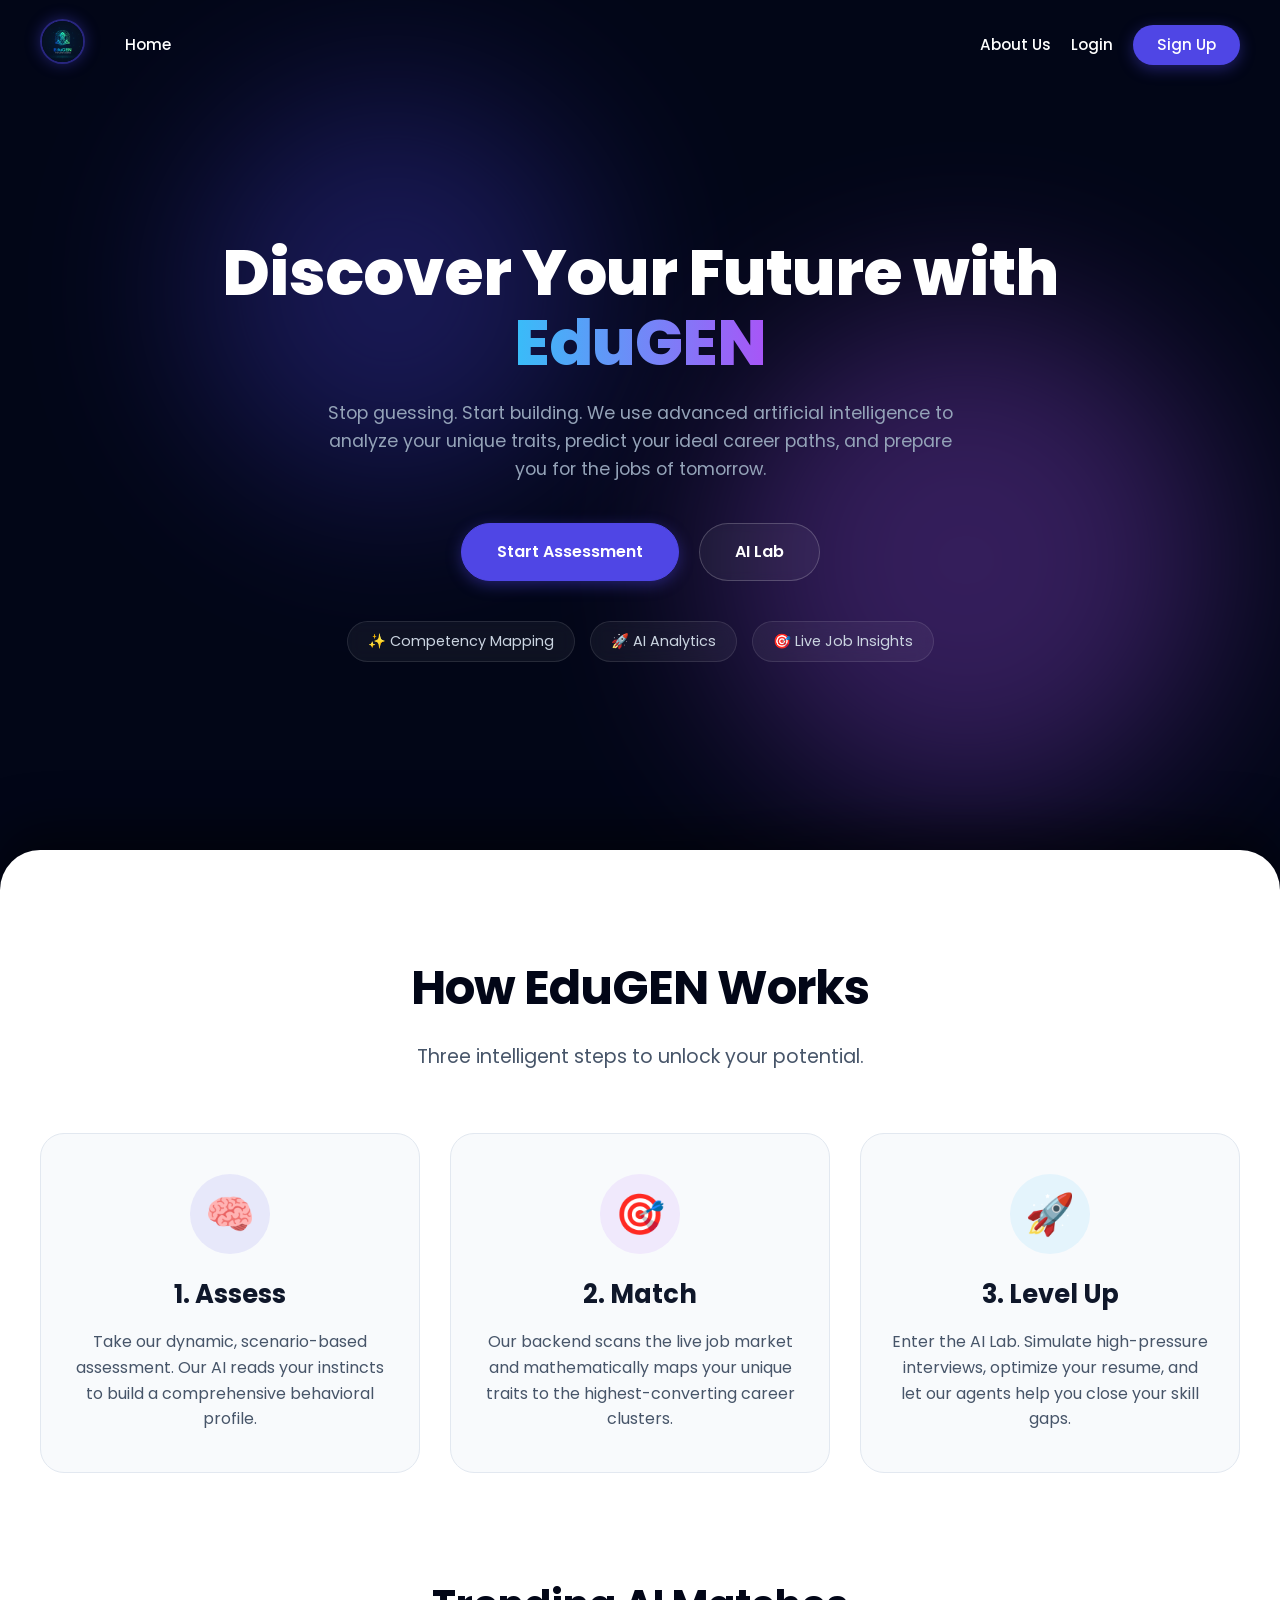
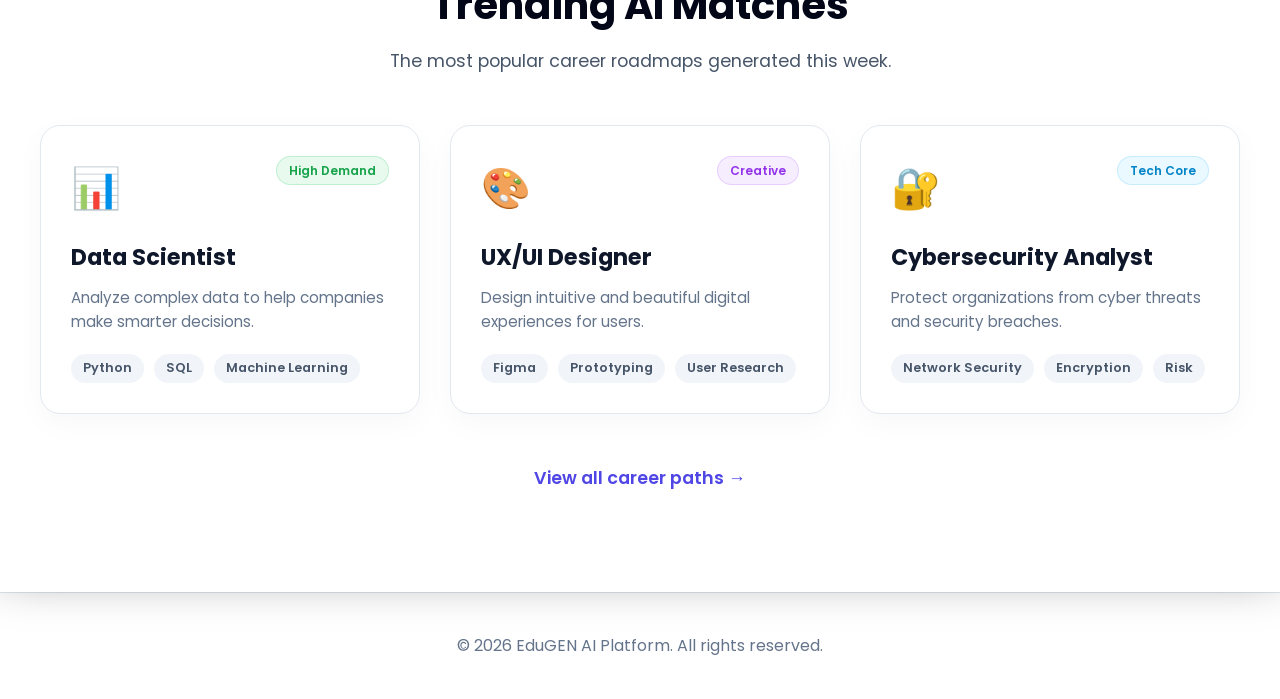
<file: frontend/index.html>
<!DOCTYPE html>
<html lang="en">

<head>
    <meta charset="UTF-8" />
    <meta name="viewport" content="width=device-width, initial-scale=1.0" />
    <title>EduGEN – AI-Powered Career Guidance</title>
    <link href="https://fonts.googleapis.com/css2?family=Poppins:wght@300;400;500;600;700;800&display=swap" rel="stylesheet" />
    <style>
        /* --- GLOBAL RESETS --- */
        * { box-sizing: border-box; margin: 0; padding: 0; }
        body { font-family: 'Poppins', sans-serif; background-color: #020617; overflow-x: hidden; color: #fff; line-height: 1.6; }

        /* --- THE EXPANDING CANVAS EFFECT --- */
        /* The dark background stays fixed behind everything */
        .fixed-bg { position: fixed; top: 0; left: 0; width: 100vw; height: 100vh; background-color: #020617; z-index: -2; }
        
        /* The glowing orbs in the dark background */
        .orb { position: absolute; border-radius: 50%; filter: blur(90px); opacity: 0.3; animation: floatOrb 12s infinite ease-in-out alternate; }
        .orb-1 { width: 400px; height: 400px; background: #4f46e5; top: 10%; left: 15%; }
        .orb-2 { width: 500px; height: 500px; background: #a855f7; bottom: 10%; right: 5%; animation-delay: -6s; }
        @keyframes floatOrb { 0% { transform: translate(0, 0) scale(1); } 100% { transform: translate(40px, 60px) scale(1.1); } }

        /* --- HEADER --- */
        .top-nav { display: flex; align-items: center; padding: 0 40px; height: 90px; position: fixed; top: 0; width: 100%; z-index: 100; transition: background 0.3s; }
        .top-nav.scrolled { background: rgba(15, 23, 42, 0.9); backdrop-filter: blur(10px); border-bottom: 1px solid rgba(255,255,255,0.05); }
        .logo-img { height: 45px; width: auto; border-radius: 50%; border: 2px solid rgba(79, 70, 229, 0.5); box-shadow: 0 0 15px rgba(79, 70, 229, 0.4); }
        .nav-links { margin-left: 40px; display: flex; gap: 30px; }
        .nav-links a { color: #94a3b8; text-decoration: none; font-size: 0.95rem; font-weight: 500; transition: color 0.3s; }
        .nav-links a:hover, .nav-links a.active { color: white; }
        .nav-auth { margin-left: auto; display: flex; align-items: center; gap: 20px; }
        .nav-auth a { color: white; text-decoration: none; font-size: 0.95rem; font-weight: 500; }
        .btn-signup { background: #4f46e5; color: white !important; padding: 8px 24px; border-radius: 30px; font-weight: 600; transition: background 0.3s, transform 0.3s; box-shadow: 0 4px 15px rgba(79, 70, 229, 0.4); }
        .btn-signup:hover { background: #4338ca; transform: translateY(-2px); }

        /* --- HERO SECTION (Dark Mode) --- */
        .hero-section { height: 100vh; display: flex; flex-direction: column; justify-content: center; align-items: center; text-align: center; padding: 0 20px; position: relative; z-index: 1; }
        .hero-title { font-size: clamp(3rem, 5vw, 4.5rem); font-weight: 800; line-height: 1.1; margin-bottom: 20px; color: white; letter-spacing: -1px;}
        .hero-title .text-gradient { background: linear-gradient(90deg, #38bdf8, #a855f7); -webkit-background-clip: text; background-clip: text; -webkit-text-fill-color: transparent; }
        .hero-subtitle { font-size: 1.1rem; color: #94a3b8; max-width: 650px; margin: 0 auto 40px; line-height: 1.6; }
        
        .btn-primary { background: #4f46e5; color: white; padding: 15px 35px; border-radius: 30px; font-size: 1rem; font-weight: 600; text-decoration: none; transition: all 0.3s; box-shadow: 0 4px 15px rgba(79, 70, 229, 0.4); border: 1px solid #4f46e5; }
        .btn-primary:hover { background: #4338ca; box-shadow: 0 8px 25px rgba(79, 70, 229, 0.6); transform: translateY(-3px); }
        .btn-outline { background: rgba(255,255,255,0.05); color: white; padding: 15px 35px; border-radius: 30px; font-size: 1rem; font-weight: 600; text-decoration: none; transition: all 0.3s; border: 1px solid rgba(255,255,255,0.2); backdrop-filter: blur(5px); }
        .btn-outline:hover { background: rgba(255,255,255,0.1); border-color: #38bdf8; transform: translateY(-3px); }

        .hero-tag { background: rgba(255, 255, 255, 0.05); border: 1px solid rgba(255, 255, 255, 0.1); padding: 8px 20px; border-radius: 30px; font-size: 0.9rem; color: #cbd5e1; backdrop-filter: blur(8px); cursor: default; }

        /* --- THE WHITE CANVAS --- */
        /* This is the white sheet that slides up over the dark background */
        .canvas-wrapper { background-color: #ffffff; color: #020617; border-radius: 40px 40px 0 0; padding: 100px 20px; position: relative; z-index: 2; margin-top: -50px; box-shadow: 0 -20px 50px rgba(0,0,0,0.5); }
        .content-container { max-width: 1200px; margin: 0 auto; }
        .section-header { text-align: center; margin-bottom: 60px; }
        .section-header h2 { font-size: 3rem; font-weight: 700; letter-spacing: -1px; margin-bottom: 15px; color: #020617;}
        .section-header p { font-size: 1.2rem; color: #475569; }

        /* --- HOW IT WORKS (White Canvas 3-Step) --- */
        .grid-3 { display: grid; grid-template-columns: repeat(auto-fit, minmax(300px, 1fr)); gap: 30px; }
        .step-card-light { background: #f8fafc; border-radius: 24px; padding: 40px 30px; text-align: center; transition: transform 0.3s, box-shadow 0.3s; border: 1px solid #e2e8f0; }
        .step-card-light:hover { transform: translateY(-5px); box-shadow: 0 20px 40px rgba(0,0,0,0.05); border-color: #cbd5e1; }
        .step-icon-wrap { width: 80px; height: 80px; border-radius: 50%; display: flex; align-items: center; justify-content: center; margin: 0 auto 20px; font-size: 2.5rem; transition: transform 0.3s; }
        .step-card-light:hover .step-icon-wrap { transform: scale(1.1) rotate(5deg); }
        .step-card-light h3 { font-size: 1.6rem; color: #0f172a; margin-bottom: 15px; font-weight: 700; }
        .step-card-light p { color: #475569; font-size: 1rem; line-height: 1.6; }

        /* --- TRENDING ROLES (White Canvas) --- */
        .ai-section { margin-top: 100px; text-align: center; }
        .role-grid { display: grid; grid-template-columns: repeat(auto-fit, minmax(300px, 1fr)); gap: 30px; text-align: left; }
        .role-card { background: white; border-radius: 20px; padding: 30px; border: 1px solid #e2e8f0; box-shadow: 0 10px 30px rgba(0,0,0,0.03); transition: transform 0.3s; cursor: pointer; display: flex; flex-direction: column; }
        .role-card:hover { transform: translateY(-5px); box-shadow: 0 20px 40px rgba(0,0,0,0.08); border-color: #cbd5e1; }
        .role-header { display: flex; justify-content: space-between; align-items: flex-start; margin-bottom: 20px; }
        .role-icon { font-size: 2.5rem; }
        .role-card h4 { font-size: 1.4rem; color: #0f172a; margin-bottom: 10px; font-weight: 700; }
        .role-card p { color: #64748b; font-size: 0.95rem; margin-bottom: 20px; flex-grow: 1; }
        .role-tags { display: flex; gap: 10px; flex-wrap: wrap; }
        .tag { background: #f1f5f9; color: #475569; padding: 4px 12px; border-radius: 20px; font-size: 0.8rem; font-weight: 600; }

        /* --- MODAL --- */
        .modal-overlay { position: fixed; top: 0; left: 0; width: 100%; height: 100%; background: rgba(0, 0, 0, 0.6); backdrop-filter: blur(5px); z-index: 1000; display: none; align-items: center; justify-content: center; opacity: 0; transition: opacity 0.3s ease; }
        .modal-overlay.active { display: flex; opacity: 1; }
        .modal-card { background: white; color: #1f2937; width: 90%; max-width: 500px; padding: 40px; border-radius: 18px; box-shadow: 0 25px 50px -12px rgba(0, 0, 0, 0.5); transform: scale(0.9); transition: transform 0.3s ease; position: relative; }
        .modal-overlay.active .modal-card { transform: scale(1); }
        .close-btn { position: absolute; top: 20px; right: 20px; background: #f3f4f6; border: none; width: 30px; height: 30px; border-radius: 50%; font-size: 1.2rem; color: #6b7280; cursor: pointer; display: flex; align-items: center; justify-content: center; }

        /* --- FOOTER --- */
        footer { text-align: center; padding: 40px; color: #64748b; background: white; border-top: 1px solid #e2e8f0; }
    </style>
</head>

<body>

    <div class="fixed-bg">
        <div class="orb orb-1"></div>
        <div class="orb orb-2"></div>
    </div>

    <div class="modal-overlay" id="careerModal">
        <div class="modal-card">
            <button class="close-btn" onclick="closeModal()">×</button>
            <h2 id="modalTitle" style="margin-top:0; font-size: 1.8rem; font-weight: 700; color: #0f172a;">Title</h2>
            <p id="modalDesc" style="color: #4b5563; line-height: 1.6; margin-top: 15px; margin-bottom: 25px;">Description.</p>
            <a href="job-engine.html" style="display: inline-block; background: #4f46e5; color: white; padding: 10px 20px; border-radius: 8px; text-decoration: none; font-weight: 600;">Explore Roles &rarr;</a>
        </div>
    </div>

    <header class="top-nav" id="mainNav">
        <div class="logo">
            <img src="assets/picture/logoEdugen.png" alt="EduGEN Logo" class="logo-img" />
        </div>
        <nav class="nav-links">
            <a href="home.html" class="active">Home</a>
            <a href="assessment.html" id="navAssessment" style="display:none;">Assessment</a>
            <a href="dashboard.html" id="navDashboard" style="display:none;">Dashboard</a>
            <a href="lab.html" id="navAiLab" style="display:none;">AI Lab</a>
        </nav>
        <div class="nav-auth">
            <a href="about_us.html">About Us</a>
            <a href="login.html" id="navLoginLink">Login</a>
            <a href="signup.html" id="navSignupLink" class="btn-signup">Sign Up</a>
            
            <a href="job-engine.html" id="navJobs" style="display:none;">Jobs</a>
            <div id="userNavContainer" style="display:none; align-items: center; gap: 20px;">
                <a href="profile.html" id="profileLink">Profile</a>
                <a href="#" id="logoutLink" style="color: #f43f5e;">Logout</a>
                <span id="welcomeText" style="color: #38bdf8; font-weight: 600;"></span>
            </div>
        </div>
    </header>

    <section class="hero-section">
        <h1 class="hero-title">
            Discover Your Future with <br><span class="text-gradient">EduGEN </span>
        </h1>
        <p class="hero-subtitle">
            Stop guessing. Start building. We use advanced artificial intelligence to analyze your unique traits, predict your ideal career paths, and prepare you for the jobs of tomorrow.
        </p>
        <div style="display: flex; gap: 20px; margin-bottom: 40px;">
            <a href="assessment.html" id="heroBtnAssessment" class="btn-primary">Start Assessment</a>
            <a href="lab.html" id="heroBtnAiLab" class="btn-outline"> AI Lab</a>
        </div>
        <div style="display: flex; gap: 15px; flex-wrap: wrap;">
            <span class="hero-tag">✨ Competency Mapping</span>
            <span class="hero-tag">🚀 AI Analytics</span>
            <span class="hero-tag">🎯 Live Job Insights</span>
        </div>
    </section>

    <div class="canvas-wrapper">
        <div class="content-container">
            
            <div class="section-header">
                <h2>How EduGEN Works</h2>
                <p>Three intelligent steps to unlock your potential.</p>
            </div>

            <div class="grid-3">
                <div class="step-card-light">
                    <div class="step-icon-wrap" style="background: rgba(79,70,229,0.1); color: #4f46e5;">🧠</div>
                    <h3>1. Assess</h3>
                    <p>Take our dynamic, scenario-based assessment. Our AI reads your instincts to build a comprehensive behavioral profile.</p>
                </div>

                <div class="step-card-light">
                    <div class="step-icon-wrap" style="background: rgba(168,85,247,0.1); color: #a855f7;">🎯</div>
                    <h3>2. Match</h3>
                    <p>Our backend scans the live job market and mathematically maps your unique traits to the highest-converting career clusters.</p>
                </div>

                <div class="step-card-light">
                    <div class="step-icon-wrap" style="background: rgba(56,189,248,0.1); color: #38bdf8;">🚀</div>
                    <h3>3. Level Up</h3>
                    <p>Enter the AI Lab. Simulate high-pressure interviews, optimize your resume, and let our agents help you close your skill gaps.</p>
                </div>
            </div>

            <div class="ai-section">
                <h2 style="font-size: 2.5rem; color: #020617; font-weight: 700; margin-bottom: 10px;">Trending AI Matches</h2>
                <p style="color: #475569; font-size: 1.1rem; margin-bottom: 50px;">The most popular career roadmaps generated this week.</p>
                
                <div class="role-grid">
                    <div class="role-card" onclick="openModal('Data Scientist', 'Data Scientists combine strong analytical skills with programming knowledge to extract actionable insights from massive datasets. They build machine learning models to predict future trends.')">
                        <div class="role-header">
                            <span class="role-icon">📊</span>
                            <span style="background: rgba(34, 197, 94, 0.1); color: #16a34a; padding: 4px 12px; border-radius: 20px; font-size: 0.75rem; font-weight: 600; border: 1px solid rgba(34,197,94,0.2);">High Demand</span>
                        </div>
                        <h4>Data Scientist</h4>
                        <p>Analyze complex data to help companies make smarter decisions.</p>
                        <div class="role-tags">
                            <span class="tag">Python</span>
                            <span class="tag">SQL</span>
                            <span class="tag">Machine Learning</span>
                        </div>
                    </div>

                    <div class="role-card" onclick="openModal('UX/UI Designer', 'UX/UI Designers are responsible for the look and feel of digital products. They conduct user research, create wireframes, and design interfaces that are intuitive and visually appealing.')">
                        <div class="role-header">
                            <span class="role-icon">🎨</span>
                            <span style="background: rgba(168, 85, 247, 0.1); color: #9333ea; padding: 4px 12px; border-radius: 20px; font-size: 0.75rem; font-weight: 600; border: 1px solid rgba(168,85,247,0.2);">Creative</span>
                        </div>
                        <h4>UX/UI Designer</h4>
                        <p>Design intuitive and beautiful digital experiences for users.</p>
                        <div class="role-tags">
                            <span class="tag">Figma</span>
                            <span class="tag">Prototyping</span>
                            <span class="tag">User Research</span>
                        </div>
                    </div>

                    <div class="role-card" onclick="openModal('Cybersecurity Analyst', 'Cybersecurity Analysts play a vital role in protecting organizational assets. They monitor networks for security breaches, investigate violations, and implement security measures.')">
                        <div class="role-header">
                            <span class="role-icon">🔐</span>
                            <span style="background: rgba(56, 189, 248, 0.1); color: #0284c7; padding: 4px 12px; border-radius: 20px; font-size: 0.75rem; font-weight: 600; border: 1px solid rgba(56,189,248,0.2);">Tech Core</span>
                        </div>
                        <h4>Cybersecurity Analyst</h4>
                        <p>Protect organizations from cyber threats and security breaches.</p>
                        <div class="role-tags">
                            <span class="tag">Network Security</span>
                            <span class="tag">Encryption</span>
                            <span class="tag">Risk</span>
                        </div>
                    </div>
                </div>

                <div style="margin-top: 50px;">
                    <a href="signup.html" id="viewPathsLink" style="color: #4f46e5; text-decoration: none; font-size: 1.1rem; font-weight: 600;">View all career paths &rarr;</a>
                </div>
            </div>

        </div>
    </div>

    <footer>
        <p>© 2026 EduGEN AI Platform. All rights reserved.</p>
    </footer>

    <script>
        // Navbar scroll effect
        window.addEventListener('scroll', () => {
            const nav = document.getElementById('mainNav');
            if (window.scrollY > 50) {
                nav.classList.add('scrolled');
            } else {
                nav.classList.remove('scrolled');
            }
        });

        // Modal Logic
        function openModal(title, desc) {
            document.getElementById('modalTitle').textContent = title;
            document.getElementById('modalDesc').textContent = desc;
            document.getElementById('careerModal').classList.add('active');
        }
        function closeModal() { document.getElementById('careerModal').classList.remove('active'); }
        document.getElementById('careerModal').addEventListener('click', (e) => {
            if (e.target === document.getElementById('careerModal')) closeModal();
        });

        // Auth Header & Button Logic
        document.addEventListener("DOMContentLoaded", () => {
            const loginLink = document.getElementById("navLoginLink");
            const signupLink = document.getElementById("navSignupLink");
            const navJobs = document.getElementById("navJobs");
            const userNavContainer = document.getElementById("userNavContainer");
            const logoutLink = document.getElementById("logoutLink");
            const welcomeText = document.getElementById("welcomeText");
            const viewPathsLink = document.getElementById("viewPathsLink");

            // Navigation Links to Toggle
            const navAssessment = document.getElementById("navAssessment");
            const navDashboard = document.getElementById("navDashboard");
            const navAiLab = document.getElementById("navAiLab");

            // Hero Buttons
            const heroBtnAssessment = document.getElementById("heroBtnAssessment");
            const heroBtnAiLab = document.getElementById("heroBtnAiLab");

            let user = null;
            try { user = JSON.parse(localStorage.getItem("edugen_user")); } catch {}

            if (user && user.name) {
                // Hide Login/Signup, show User info and Jobs
                loginLink.style.display = "none";
                signupLink.style.display = "none";
                navJobs.style.display = "inline-block";
                userNavContainer.style.display = "flex";
                welcomeText.textContent = "Hi, " + user.name;

                // Make Protected Links Visible
                if (navAssessment) navAssessment.style.display = "inline-block";
                if (navDashboard) navDashboard.style.display = "inline-block";
                if (navAiLab) navAiLab.style.display = "inline-block";

                // Admin Logic
                if (user.role === 'admin' || user.name === 'System Admin') {
                    if (!document.getElementById("navAdminLink")) {
                        const adminLink = document.createElement("a");
                        adminLink.href = "admin_dashboard.html";
                        adminLink.id = "navAdminLink";
                        adminLink.textContent = "Admin Panel";
                        adminLink.style.color = "#a855f7";
                        adminLink.style.fontWeight = "600";
                        userNavContainer.insertBefore(adminLink, document.getElementById("profileLink"));
                    }
                }
                if (viewPathsLink) viewPathsLink.href = "job-engine.html";
            } else {
                // Ensure Protected Links stay hidden if not logged in
                if (navAssessment) navAssessment.style.display = "none";
                if (navDashboard) navDashboard.style.display = "none";
                if (navAiLab) navAiLab.style.display = "none";
                
                if (viewPathsLink) viewPathsLink.href = "signup.html";

                // Intercept clicks on Hero Buttons for unauthenticated users
                const requireLoginPrompt = (e) => {
                    e.preventDefault(); // Stop the link from redirecting
                    alert("Please log in or sign up first to access this feature.");
                    window.location.href = "login.html"; // Redirect to login page
                };

                if (heroBtnAssessment) heroBtnAssessment.addEventListener("click", requireLoginPrompt);
                if (heroBtnAiLab) heroBtnAiLab.addEventListener("click", requireLoginPrompt);
            }

            logoutLink?.addEventListener("click", (e) => {
                e.preventDefault();
                localStorage.removeItem("edugen_user");
                window.location.href = "home.html";
            });
        });
    </script>
</body>
</html>
</file>
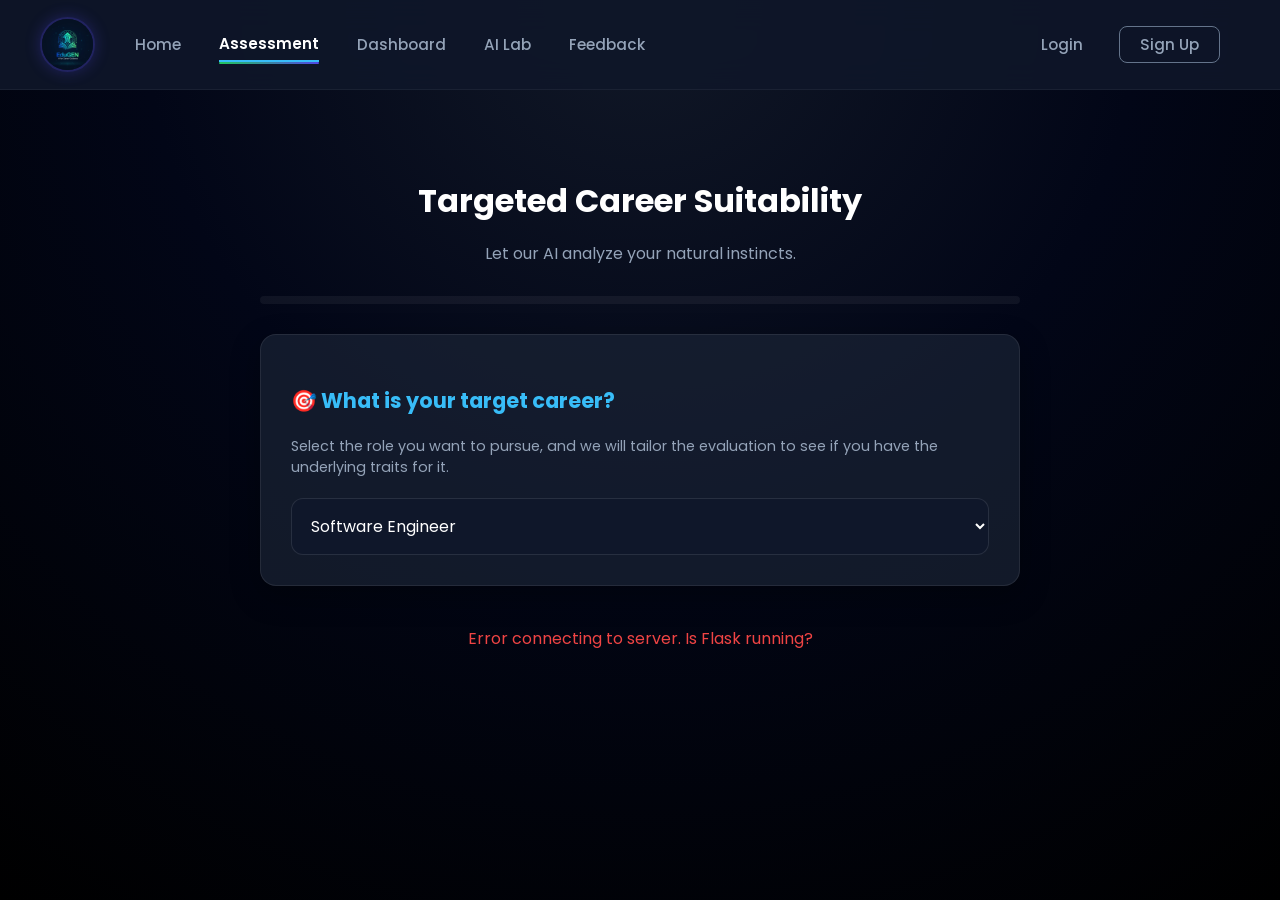
<file: frontend/assessment.html>
<!DOCTYPE html>
<html lang="en">
<head>
    <meta charset="UTF-8" />
    <meta name="viewport" content="width=device-width, initial-scale=1.0" />
    <title>Suitability Assessment - EduGEN</title>
    <link rel="stylesheet" href="assets/css/styles.css" />
    <link href="https://fonts.googleapis.com/css2?family=Poppins:wght@300;400;500;600;700&display=swap" rel="stylesheet" />
    <style>
        /* --- LAYOUT FIXES --- */
        body { display: flex; flex-direction: column; min-height: 100vh; background-color: #020617; color: white; font-family: 'Poppins', sans-serif;}
        main { flex: 1; width: 100%; max-width: 800px; margin: 0 auto; padding: 20px; }

        /* --- LOGO STYLES --- */
        .top-nav { display: flex; align-items: center; padding: 0 40px; height: 90px; background: rgba(15, 23, 42, 0.9); border-bottom: 1px solid rgba(255,255,255,0.05); }
        .logo-img { height: 55px; width: auto; border-radius: 50%; object-fit: cover; border: 2px solid rgba(79, 70, 229, 0.3); box-shadow: 0 0 15px rgba(79, 70, 229, 0.3); transition: transform 0.3s ease; }
        .logo-img:hover { transform: scale(1.05); }

        .nav-links a, .nav-auth a { text-decoration: none; color: #94a3b8; font-weight: 500; font-size: 0.95rem; margin-right: 20px; transition: color 0.3s; }
        .nav-links a:hover, .nav-auth a:hover { color: white; }
        .nav-links a.active { color: white; font-weight: 600; border-bottom: 2px solid #38bdf8; padding-bottom: 5px; }

        /* --- WIZARD / PAGINATION STYLES --- */
        .progress-container { width: 100%; background: rgba(255, 255, 255, 0.05); border-radius: 10px; height: 8px; margin-bottom: 30px; overflow: hidden; }
        .progress-fill { height: 100%; background: linear-gradient(90deg, #38bdf8, #a855f7); width: 0%; transition: width 0.4s ease; }
        
        .step-card { display: none; animation: slideIn 0.4s ease; background: rgba(30, 41, 59, 0.6); border: 1px solid rgba(255, 255, 255, 0.08); padding: 30px; border-radius: 16px; box-shadow: 0 10px 30px rgba(0,0,0,0.3); }
        .step-card.active { display: block; }
        @keyframes slideIn { from { opacity: 0; transform: translateX(20px); } to { opacity: 1; transform: translateX(0); } }

        .nav-buttons { display: flex; justify-content: space-between; margin-top: 30px; }
        .btn-outline { background: transparent; border: 1px solid #64748b; color: #cbd5e1; padding: 12px 25px; border-radius: 8px; cursor: pointer; font-family: 'Poppins', sans-serif; transition: all 0.2s; }
        .btn-outline:hover { background: rgba(255,255,255,0.1); color: white; border-color: #94a3b8; }
        .btn-next { background: #4f46e5; color: white; border: none; padding: 12px 30px; border-radius: 8px; font-weight: 600; cursor: pointer; transition: background 0.3s; font-family: 'Poppins', sans-serif; }
        .btn-next:hover { background: #4338ca; }
        .btn-next:disabled { background: #334155; color: #64748b; cursor: not-allowed; }

        /* Custom Radio Buttons */
        .radio-label { display: block; margin-bottom: 12px; padding: 15px 20px; background: rgba(15, 23, 42, 0.5); border-radius: 12px; cursor: pointer; border: 1px solid rgba(255,255,255,0.05); transition: all 0.2s; }
        .radio-label:hover { background: rgba(255,255,255,0.1); border-color: rgba(56, 189, 248, 0.3); }
        .radio-label input:checked + span { color: #38bdf8; font-weight: 600; }
        .radio-label:has(input:checked) { border-color: #38bdf8; background: rgba(56, 189, 248, 0.1); }
        .radio-label input { margin-right: 15px; accent-color: #38bdf8; transform: scale(1.2); }

        /* --- RESULTS CARD --- */
        .suitability-card { background: rgba(30, 41, 59, 0.8); border: 2px solid #38bdf8; padding: 40px; border-radius: 16px; text-align: center; }
        .score-circle { width: 140px; height: 140px; border-radius: 50%; background: conic-gradient(#38bdf8 0%, rgba(255,255,255,0.1) 0%); display: flex; align-items: center; justify-content: center; margin: 0 auto 20px auto; box-shadow: 0 0 20px rgba(56, 189, 248, 0.2); }
        .score-inner { width: 120px; height: 120px; background: #0f172a; border-radius: 50%; display: flex; align-items: center; justify-content: center; font-size: 2.5rem; font-weight: 700; color: white; }
        .roadmap-list { text-align: left; margin-top: 30px; padding: 25px; background: rgba(0,0,0,0.3); border-radius: 12px; }
        .roadmap-list h4 { margin-bottom: 15px; font-size: 1.1rem; }
        .roadmap-list ul { list-style: none; padding: 0; }
        .roadmap-list li { margin-bottom: 12px; padding-left: 30px; position: relative; font-size: 0.95rem; line-height: 1.5; color: #cbd5e1; }
        .roadmap-list li::before { content: "🚀"; position: absolute; left: 0; top: 0; }
        
        /* Explanation Box */
        .score-explanation { background: rgba(255,255,255,0.05); border: 1px solid rgba(255,255,255,0.1); border-radius: 8px; padding: 12px; margin: 15px auto; max-width: 400px; font-size: 0.9rem; color: #94a3b8; }
        .score-explanation strong { color: white; }
    </style>
</head>
<body>

    <header class="top-nav">
        <div class="logo">
            <img src="assets/picture/logoEdugen.png" alt="EduGEN Logo" class="logo-img" />
        </div>
        <div style="display: flex; justify-content: space-between; flex: 1; align-items: center; width: 100%;">
            <nav class="nav-links" style="margin-left: 40px;">
                <a href="home.html">Home</a>
                <a href="assessment.html" class="active">Assessment</a> 
                <a href="dashboard.html">Dashboard</a>
                <a href="lab.html">AI Lab</a>
                <a href="feedback.html">Feedback</a>
            </nav>
            <div class="nav-auth" style="display: flex; align-items: center;">
                <a href="login.html" id="navLoginLink">Login</a>
                <a href="signup.html" id="navSignupLink" class="btn-outline" style="padding: 6px 20px;">Sign Up</a>
                <a href="job-engine.html" id="navJobs" style="display:none;">Jobs</a>
                <div id="userNavContainer" style="display:none; align-items: center;">
                    <a href="profile.html" id="profileLink">Profile</a>
                    <a href="#" id="logoutLink" style="color:#f43f5e;">Logout</a>
                    <span id="welcomeText" style="margin-left: 15px; color: #38bdf8; font-weight: 600;"></span>
                </div>
            </div>
        </div>
    </header>

    <main>
        <section style="padding-top: 40px;">
            <div style="text-align: center; margin-bottom: 30px;">
                <h1 style="font-size: 2rem; margin-bottom: 10px;">Targeted Career Suitability</h1>
                <p style="color: #94a3b8;">Let our AI analyze your natural instincts.</p>
            </div>

            <div class="progress-container" id="progressContainer">
                <div class="progress-fill" id="progressFill"></div>
            </div>

            <form id="assessmentForm">
                
                <div class="step-card active" id="step_0">
                    <h3 style="color: #38bdf8; margin-bottom: 20px; font-size: 1.3rem;">🎯 What is your target career?</h3>
                    <p style="color: #94a3b8; margin-bottom: 20px; font-size: 0.9rem;">Select the role you want to pursue, and we will tailor the evaluation to see if you have the underlying traits for it.</p>
                    <select id="targetCareer" style="padding: 15px; width: 100%; border-radius: 12px; border: 1px solid rgba(255,255,255,0.1); background: #0f172a; color: white; font-size: 1rem; cursor: pointer; outline: none; font-family: 'Poppins', sans-serif;">
                        <option value="software_engineer">Software Engineer</option>
                        <option value="data_scientist">Data Scientist</option>
                        <option value="ui_designer">UI/UX Designer</option>
                        <option value="cyber_analyst">Cybersecurity Analyst</option>
                        <option value="product_manager">Product Manager</option>
                        <option value="digital_marketer">Digital Marketer</option>
                    </select>
                </div>

                <div class="step-card" id="step_1">
                    <h3 style="color: #38bdf8; margin-bottom: 20px; font-size: 1.3rem;">📋 How This Assessment Works</h3>
                    <p style="color: #cbd5e1; margin-bottom: 15px; font-size: 0.95rem; line-height: 1.6;">
                        <strong>1. Scenario-Based Analysis:</strong> Instead of generic multiple-choice questions, you'll be presented with unique, real-world situations generated dynamically by our AI database.
                    </p>
                    <p style="color: #cbd5e1; margin-bottom: 15px; font-size: 0.95rem; line-height: 1.6;">
                        <strong>2. Instinct Verification:</strong> Choose the action that feels most natural to you. Our system evaluates your responses against the core psychological traits (Logic, Design, Business) required for your chosen career.
                    </p>
                    <p style="color: #cbd5e1; margin-bottom: 25px; font-size: 0.95rem; line-height: 1.6;">
                        <strong>3. Transparent Scoring:</strong> At the end, we map your natural inclinations to industry benchmarks to calculate your exact compatibility score and generate a custom roadmap.
                    </p>
                    <div style="padding: 15px; background: rgba(56, 189, 248, 0.1); border-left: 4px solid #38bdf8; border-radius: 6px;">
                        <span style="font-size: 0.9rem; color: #7dd3fc; font-weight: 500;">Tip: Don't overthink it! Answer honestly to get the most accurate action plan.</span>
                    </div>
                </div>

                <div id="dynamicQuestionsContainer">
                    <div id="loaderText" style="text-align:center; padding:40px; color:#94a3b8;">Syncing with EduGEN AI Assessment Bank...</div>
                </div>

                <div class="nav-buttons" id="navButtons" style="display: none;">
                    <button type="button" class="btn-outline" id="prevBtn">Back</button>
                    <button type="button" class="btn-next" id="nextBtn">Continue</button>
                </div>
            </form>
        </section>

        <section id="recommendations" style="display: none; padding-top: 20px; padding-bottom: 60px;">
            <div id="resultContainer"></div>
        </section>
    </main>

    <script>
        document.addEventListener("DOMContentLoaded", () => {
            // --- AUTH LOGIC ---
            const loginLink = document.getElementById("navLoginLink");
            const signupLink = document.getElementById("navSignupLink");
            const navJobs = document.getElementById("navJobs");
            const userNavContainer = document.getElementById("userNavContainer");
            const logoutLink = document.getElementById("logoutLink");
            const welcomeText = document.getElementById("welcomeText");

            let user = null;
            try { user = JSON.parse(localStorage.getItem("edugen_user")); } catch {}

            if (user && user.name) {
                loginLink.style.display = "none";
                signupLink.style.display = "none";
                navJobs.style.display = "inline-block";
                userNavContainer.style.display = "flex";
                welcomeText.textContent = "Hi, " + user.name;

                if (user.role === 'admin' || user.name === 'System Admin') {
                    if (!document.getElementById("navAdminLink")) {
                        const adminLink = document.createElement("a");
                        adminLink.href = "admin_dashboard.html";
                        adminLink.id = "navAdminLink";
                        adminLink.textContent = "Admin Panel";
                        adminLink.style.color = "#a855f7"; 
                        adminLink.style.fontWeight = "600";
                        adminLink.style.marginRight = "20px";
                        userNavContainer.insertBefore(adminLink, document.getElementById("profileLink"));
                    }
                }
            }
            
            logoutLink?.addEventListener("click", (e) => {
                e.preventDefault();
                localStorage.removeItem("edugen_user");
                window.location.href = "home.html";
            });

            // --- WIZARD / PAGINATION LOGIC ---
            const form = document.getElementById("assessmentForm");
            const dynamicQuestionsContainer = document.getElementById("dynamicQuestionsContainer");
            const navButtons = document.getElementById("navButtons");
            const prevBtn = document.getElementById("prevBtn");
            const nextBtn = document.getElementById("nextBtn");
            const progressFill = document.getElementById("progressFill");
            
            const resultsSection = document.getElementById("recommendations");
            const resultContainer = document.getElementById("resultContainer");
            const progressContainer = document.getElementById("progressContainer");

            let activeQuestions = []; 
            let currentStep = 0;
            let totalSteps = 2; // Step 0 (Career Select) + Step 1 (Instructions)

            async function loadAssessmentBank() {
                try {
                    const response = await fetch("https://edugen-full.onrender.com/api/admin/questions");
                    const data = await response.json();
                    
                    if (data.success && data.questions.length > 0) {
                        activeQuestions = data.questions;
                        totalSteps += activeQuestions.length; // Add number of questions
                        renderScenarioContainers();
                        updateWizardUI();
                    } else {
                        document.getElementById("loaderText").innerHTML = `<span style="color:#ef4444;">Admin hasn't added any scenarios yet!</span>`;
                    }
                } catch (error) {
                    document.getElementById("loaderText").innerHTML = `<span style="color:#ef4444;">Error connecting to server. Is Flask running?</span>`;
                }
            }

            function renderScenarioContainers() {
                document.getElementById("loaderText").style.display = "none";
                navButtons.style.display = "flex";
                
                activeQuestions.forEach((q, index) => {
                    const stepNumber = index + 2; // Starts at 2 because 0 is select, 1 is instruction
                    
                    const questionCard = document.createElement("div");
                    questionCard.className = "step-card";
                    questionCard.id = `step_${stepNumber}`;
                    
                    // Show AI Loading State
                    questionCard.innerHTML = `
                        <h3 style="margin-bottom:20px; font-size:1.2rem;">Question ${stepNumber - 1}: "${q.question_text}"</h3>
                        <div style="padding: 30px; text-align: center; color: #38bdf8; background: rgba(15,23,42,0.5); border-radius:12px;">
                            <span style="display:inline-block; width:12px; height:12px; background:#38bdf8; border-radius:50%; margin-right:10px; animation: pulse 1s infinite;"></span>
                            EduGEN AI is analyzing the scenario and generating custom options...
                        </div>
                    `;
                    dynamicQuestionsContainer.appendChild(questionCard);

                    // Fetch AI Options
                    fetchAIOptions(q.id, q.question_text, stepNumber);
                });
            }

            async function fetchAIOptions(questionId, scenarioText, stepNumber) {
                try {
                    const response = await fetch("https://edugen-full.onrender.com/api/generate_options", {
                        method: 'POST',
                        headers: { 'Content-Type': 'application/json' },
                        body: JSON.stringify({ scenario: scenarioText })
                    });
                    const data = await response.json();

                    if (data.success) {
                        const card = document.getElementById(`step_${stepNumber}`);
                        let optionsHTML = `<h3 style="margin-bottom:20px; font-size:1.2rem; line-height:1.5;">Question ${stepNumber - 1}: "${scenarioText}"</h3>`;
                        
                        data.options.forEach((opt) => {
                            optionsHTML += `
                                <label class="radio-label">
                                    <input type="radio" name="q_${questionId}" value="${opt.trait}" required onchange="enableNextButton()" />
                                    <span>${opt.text}</span>
                                </label>
                            `;
                        });
                        card.innerHTML = optionsHTML;
                        if(currentStep === stepNumber) enableNextButton(); 
                    }
                } catch (error) {
                    document.getElementById(`step_${stepNumber}`).innerHTML += `<div style="color:#ef4444; margin-top:20px;">AI Generation Failed. Please refresh.</div>`;
                }
            }

            // WIZARD CONTROLS
            function updateWizardUI() {
                document.querySelectorAll('.step-card').forEach(card => card.classList.remove('active'));
                document.getElementById(`step_${currentStep}`).classList.add('active');

                const progressPercentage = (currentStep / (totalSteps - 1)) * 100;
                progressFill.style.width = `${progressPercentage}%`;

                prevBtn.style.visibility = currentStep === 0 ? "hidden" : "visible";

                if (currentStep === totalSteps - 1) {
                    nextBtn.textContent = "Calculate Results";
                    nextBtn.style.background = "#10b981"; 
                } else if (currentStep === 0) {
                    nextBtn.textContent = "Start Assessment";
                    nextBtn.style.background = "#4f46e5";
                } else if (currentStep === 1) {
                    nextBtn.textContent = "I'm Ready";
                    nextBtn.style.background = "#38bdf8";
                } else {
                    nextBtn.textContent = "Continue";
                    nextBtn.style.background = "#4f46e5"; 
                }

                enableNextButton();
            }

            window.enableNextButton = function() {
                if (currentStep === 0 || currentStep === 1) {
                    nextBtn.disabled = false; 
                    return;
                }

                const activeCard = document.getElementById(`step_${currentStep}`);
                const isChecked = activeCard.querySelector('input[type="radio"]:checked') !== null;
                nextBtn.disabled = !isChecked;
            }

            nextBtn.addEventListener('click', () => {
                if (currentStep < totalSteps - 1) {
                    currentStep++;
                    updateWizardUI();
                } else {
                    form.dispatchEvent(new Event('submit')); 
                }
            });

            prevBtn.addEventListener('click', () => {
                if (currentStep > 0) {
                    currentStep--;
                    updateWizardUI();
                }
            });

            loadAssessmentBank();

            // --- DYNAMIC SCORING & ROADMAP CALCULATION ---
            const careerDatabase = {
                software_engineer: { 
                    title: "Software Engineer", trait: "logic", verdictHigh: "You have the mind of a builder! Your logical approach is perfect for writing clean code.", 
                    roadmapPool: [
                        "Master a core backend language like Python or Java.", "Learn Database Management and SQL optimization.",
                        "Practice Data Structures and Algorithms.", "Build a full-stack project and deploy it to the cloud.",
                        "Contribute to an open-source repository on GitHub.", "Familiarize yourself with Git and version control."
                    ] 
                },
                data_scientist: { 
                    title: "Data Scientist", trait: "logic", verdictHigh: "You are a natural data whisperer! Your love for logic will make training AI models a breeze.", 
                    roadmapPool: [
                        "Strengthen your Statistics & Probability.", "Learn Python, Pandas, and Scikit-Learn.",
                        "Build data visualization dashboards using Tableau.", "Participate in Kaggle competitions.",
                        "Study Machine Learning algorithms.", "Learn advanced SQL for data extraction."
                    ] 
                },
                ui_designer: { 
                    title: "UI/UX Designer", trait: "design", verdictHigh: "You have a creative soul! Your empathy for the user makes you a perfect fit for UI/UX.", 
                    roadmapPool: [
                        "Master UI tools like Figma or Adobe XD.", "Study User Psychology and Human-Computer Interaction.",
                        "Build a prototype portfolio with 3 distinct apps.", "Learn basic HTML/CSS to understand developer handoff.",
                        "Conduct mock user interviews for research.", "Analyze and redesign a popular app interface."
                    ] 
                },
                cyber_analyst: { 
                    title: "Cybersecurity Analyst", trait: "logic", verdictHigh: "You have the analytical mindset of a digital detective.", 
                    roadmapPool: [
                        "Learn networking fundamentals and TCP/IP.", "Familiarize yourself with Linux command line.",
                        "Study for the CompTIA Security+ certification.", "Set up a virtual home lab to practice pentesting.",
                        "Learn to use tools like Wireshark and Nmap.", "Stay updated with current OWASP vulnerabilities."
                    ] 
                },
                product_manager: { 
                    title: "Product Manager", trait: "business", verdictHigh: "You are a natural leader! You focus on the big picture and team communication.", 
                    roadmapPool: [
                        "Learn Agile and Scrum methodologies.", "Practice writing product requirement documents (PRDs).",
                        "Develop stakeholder management skills.", "Study basic UX design principles.",
                        "Learn data analytics to track product metrics.", "Conduct a competitive market analysis."
                    ] 
                },
                digital_marketer: { 
                    title: "Digital Marketer", trait: "business", verdictHigh: "You understand audiences! Your focus on strategy is exactly what it takes.", 
                    roadmapPool: [
                        "Learn SEO and SEM fundamentals.", "Understand social media algorithms and content strategy.",
                        "Practice conversion copywriting.", "Get certified in Google Analytics.",
                        "Run a mock ad campaign on Meta/Facebook.", "Learn basic email marketing automation."
                    ] 
                }
            };

        form.addEventListener("submit", (e) => {
                e.preventDefault(); 

                const targetId = document.getElementById("targetCareer").value;
                const career = careerDatabase[targetId];
                
                // NEW: Track scores for ALL traits, not just the target one
                let traitCounts = { logic: 0, design: 0, business: 0, social: 0 };
                let matchingScore = 0;
                let totalAnswered = 0;

                activeQuestions.forEach(q => {
                    const selectedOption = document.querySelector(`input[name="q_${q.id}"]:checked`);
                    if (selectedOption) {
                        totalAnswered++;
                        let val = selectedOption.value;
                        
                        // Add +1 to whatever trait they chose
                        if (traitCounts[val] !== undefined) traitCounts[val]++;
                        
                        // Check if it matches the target career goal
                        if (val === career.trait) {
                            matchingScore++; 
                        }
                    }
                });

                // Calculate exact percentages for the Dashboard bars
                let logicScore = totalAnswered > 0 ? Math.round((traitCounts.logic / totalAnswered) * 100) : 0;
                let designScore = totalAnswered > 0 ? Math.round((traitCounts.design / totalAnswered) * 100) : 0;
                let businessScore = totalAnswered > 0 ? Math.round((traitCounts.business / totalAnswered) * 100) : 0;

                // REALISTIC WEIGHTED SCORING FOR SUITABILITY
                let percentage = 0;
                if (totalAnswered > 0) {
                    let baseScore = 30;
                    let earnedScore = (matchingScore / totalAnswered) * 70;
                    percentage = Math.round(baseScore + earnedScore);
                }

                // DYNAMIC UI LOGIC
                let fitHeading = "";
                let actionTitle = "";
                let colorCode = "";

                if (percentage >= 75) {
                    fitHeading = "Great Fit!";
                    actionTitle = "Focus Areas to Master:";
                    colorCode = "#10b981";
                } else if (percentage >= 55) {
                    fitHeading = "Potential Fit";
                    actionTitle = "Key Areas to Improve:";
                    colorCode = "#fbbf24";
                } else {
                    fitHeading = "Consider a Pivot";
                    actionTitle = "Critical Skills Needed to Bridge the Gap:";
                    colorCode = "#f43f5e";
                }

                const verdictText = (percentage >= 55) ? career.verdictHigh : "Your instincts point toward a different industry. Consider exploring other roles!";

                const shuffledRoadmap = career.roadmapPool.sort(() => 0.5 - Math.random());
                const selectedRoadmap = shuffledRoadmap.slice(0, 3);

                // FIX: Save data explicitly tied to this specific user's ID
                let currentUser = JSON.parse(localStorage.getItem("edugen_user")) || { id: "guest" };
                
                let assessmentData = {
                    chosenCareer: career.title,
                    matchScore: percentage,
                    trait: career.trait,
                    logic: logicScore,
                    design: designScore,
                    business: businessScore
                };
                localStorage.setItem("edugen_assessment_result_" + currentUser.id, JSON.stringify(assessmentData));

                let savedTasks = JSON.parse(localStorage.getItem('edugen_missions')) || {};
                savedTasks["0"] = true; 
                localStorage.setItem('edugen_missions', JSON.stringify(savedTasks));

                // Hide Wizard, Show Results
                form.style.display = "none";
                progressContainer.style.display = "none";
                document.querySelector("h1").textContent = "Your Exact Results";

                resultContainer.innerHTML = `
                    <div class="suitability-card">
                        <h2>Your Suitability for ${career.title}</h2>
                        <div class="score-circle" id="scoreCircle"><div class="score-inner">${percentage}%</div></div>
                        <h3 style="color: ${colorCode}; font-size: 1.5rem;">${fitHeading}</h3>
                        
                        <div style="background: rgba(255,255,255,0.05); border: 1px solid rgba(255,255,255,0.1); border-radius: 8px; padding: 15px; margin: 20px auto; max-width: 450px; font-size: 0.95rem; color: #cbd5e1; text-align: center;">
                            You answered <strong>${totalAnswered}</strong> scenarios, and <strong>${matchingScore}</strong> of your choices directly matched the core trait required for this role.
                        </div>
                        
                        <p style="margin-top: 15px; font-size: 1.1rem; color: #cbd5e1;">${verdictText}</p>
                        <div class="roadmap-list">
                            <h4 style="color: ${colorCode}; margin-bottom: 15px; font-size: 1.1rem;">${actionTitle}</h4>
                            <ul>${selectedRoadmap.map(step => `<li>${step}</li>`).join('')}</ul>
                        </div>
                        <button class="btn-outline" style="margin-top: 30px; border-color:#38bdf8; color:#38bdf8;" onclick="location.reload()">Retake Assessment</button>
                    </div>
                `;

                resultsSection.style.display = "block";
                window.scrollTo({ top: 0, behavior: 'smooth' });

                setTimeout(() => {
                    document.getElementById("scoreCircle").style.background = `conic-gradient(${colorCode} ${percentage}%, rgba(255,255,255,0.1) 0%)`;
                }, 100);
            });
        });
    </script>
</body>
</html>
</file>
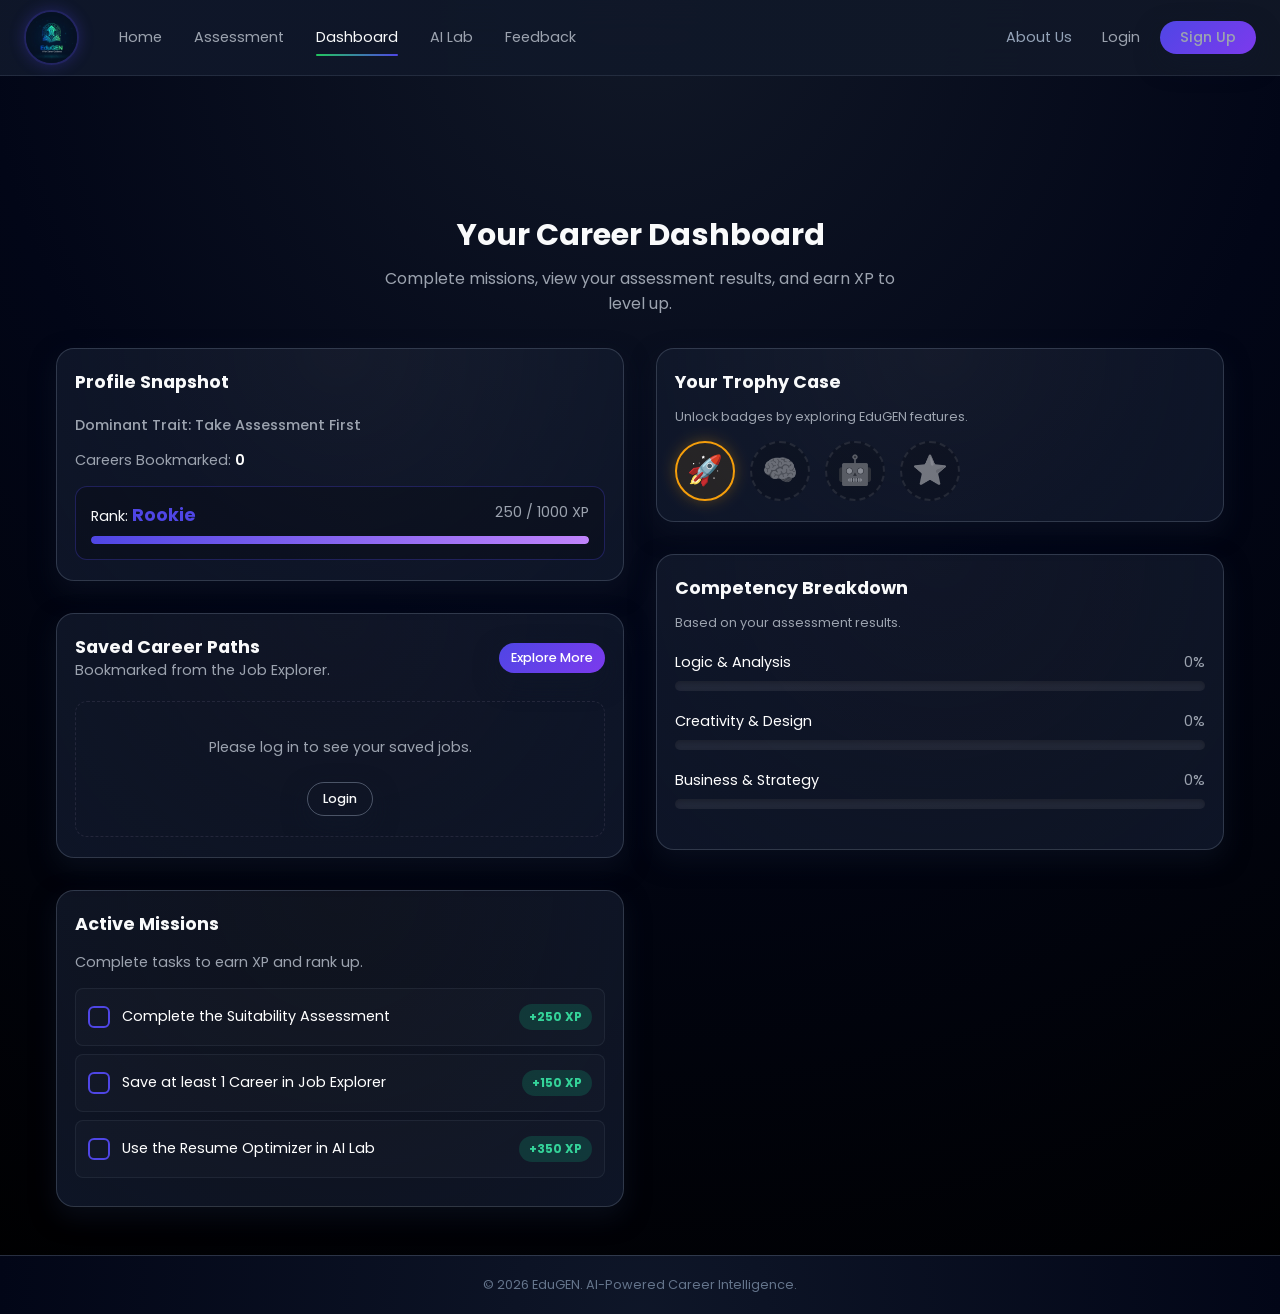
<file: frontend/dashboard.html>
<!DOCTYPE html>
<html lang="en">
<head>
    <meta charset="UTF-8" />
    <meta name="viewport" content="width=device-width, initial-scale=1.0" />
    <title>Dashboard - EduGEN</title>
    <link rel="stylesheet" href="assets/css/styles.css" />
    <link href="https://fonts.googleapis.com/css2?family=Poppins:wght@300;400;500;600;700&display=swap" rel="stylesheet" />
    <style>
        /* --- LAYOUT FIXES --- */
        body { display: flex; flex-direction: column; min-height: 100vh; }
        main { flex: 1; width: 100%; max-width: 1200px; margin: 0 auto; }

        /* --- LOGO STYLES --- */
        .logo-img { height: 55px; width: auto; border-radius: 50%; object-fit: cover; border: 2px solid rgba(79, 70, 229, 0.3); box-shadow: 0 0 15px rgba(79, 70, 229, 0.3); transition: transform 0.3s ease; }
        .logo-img:hover { transform: scale(1.05); }

        /* --- CUSTOM DASHBOARD WIDGET STYLES --- */
        .skill-item { margin-bottom: 20px; }
        .skill-header { display: flex; justify-content: space-between; align-items: center; font-size: 0.9rem; color: var(--muted); margin-bottom: 8px; }
        .progress-track { background: rgba(255, 255, 255, 0.08); height: 10px; border-radius: 99px; overflow: hidden; box-shadow: inset 0 2px 4px rgba(0,0,0,0.2); }
        .progress-fill { height: 100%; border-radius: 99px; transition: width 0.8s cubic-bezier(0.4, 0, 0.2, 1); }
        
        .badge-focus { background: rgba(244, 63, 94, 0.15); color: #f43f5e; padding: 2px 8px; border-radius: 6px; font-size: 0.7rem; font-weight: 600; margin-left: 10px; }
        .xp-tag { background: rgba(16, 185, 129, 0.2); color: #34d399; padding: 4px 10px; border-radius: 99px; font-size: 0.75rem; font-weight: 700; margin-left: auto; transition: all 0.3s ease; }

        .level-bar-container { margin-top: 15px; background: rgba(0,0,0,0.2); padding: 15px; border-radius: 12px; border: 1px solid rgba(79, 70, 229, 0.3); position: relative; overflow: hidden; }

        @keyframes levelUpGlow { 0% { box-shadow: 0 0 0 0 rgba(79, 70, 229, 0.7); } 70% { box-shadow: 0 0 20px 10px rgba(79, 70, 229, 0); } 100% { box-shadow: 0 0 0 0 rgba(79, 70, 229, 0); } }
        .level-up-active { animation: levelUpGlow 1.5s ease-out; border-color: #10b981 !important; }

        .todo-item { display: flex; align-items: center; gap: 12px; padding: 15px 12px; border-radius: 8px; margin-bottom: 8px; background: rgba(255,255,255,0.02); border: 1px solid rgba(148, 163, 184, 0.1); color: white; font-size: 0.9rem; cursor: pointer; transition: all 0.2s; }
        .todo-item:hover { background: rgba(255,255,255,0.05); border-color: var(--primary); transform: translateX(5px); }
        .todo-check { width: 22px; height: 22px; border: 2px solid var(--primary); border-radius: 6px; display: flex; align-items: center; justify-content: center; color: transparent; font-size: 14px; transition: all 0.2s; }
        .todo-item.completed .todo-check { background: var(--primary); color: white; }
        .todo-item.completed .todo-text { text-decoration: line-through; opacity: 0.5; }
        .todo-item.completed .xp-tag { background: rgba(255,255,255,0.1); color: var(--muted); }

        .saved-career-card { background: rgba(0,0,0,0.2); border: 1px solid rgba(56, 189, 248, 0.3); padding: 15px; border-radius: 10px; display: flex; justify-content: space-between; align-items: center; margin-bottom: 10px; transition: transform 0.2s; }
        .saved-career-card:hover { transform: scale(1.02); border-color: #38bdf8; }
        .saved-career-card h4 { font-size: 1rem; }

        .achievement-grid { display: flex; gap: 15px; margin-top: 15px; }
        .badge-icon { width: 60px; height: 60px; border-radius: 50%; background: rgba(0,0,0,0.3); border: 2px dashed rgba(148, 163, 184, 0.3); display: flex; align-items: center; justify-content: center; font-size: 1.8rem; filter: grayscale(100%); opacity: 0.5; transition: all 0.5s ease; position: relative; }
        .badge-icon.unlocked { filter: grayscale(0%); opacity: 1; border: 2px solid #f59e0b; background: rgba(245, 158, 11, 0.1); box-shadow: 0 0 15px rgba(245, 158, 11, 0.3); }
        .badge-icon:hover::after { content: attr(data-tooltip); position: absolute; bottom: -30px; background: var(--bg-alt); padding: 4px 8px; border-radius: 4px; font-size: 0.7rem; color: white; white-space: nowrap; z-index: 10; border: 1px solid var(--border); }
        
        /* --- COMPATIBILITY MODAL STYLES --- */
        .modal-overlay {
            position: fixed;
            top: 0;
            left: 0;
            width: 100%;
            height: 100%;
            background: rgba(2, 6, 23, 0.85);
            z-index: 1000;
            display: none;
            justify-content: center;
            align-items: center;
            backdrop-filter: blur(8px);
        }

        .modal-content {
            background: rgba(15, 23, 42, 0.95);
            border: 1px solid rgba(255, 255, 255, 0.1);
            border-top: 4px solid #a855f7;
            border-radius: 20px;
            max-width: 600px;
            width: 90%;
            max-height: 80vh;
            overflow-y: auto;
            position: relative;
            padding: 30px;
            box-shadow: 0 25px 50px -12px rgba(0, 0, 0, 0.5);
        }

        .close-btn {
            position: absolute;
            top: 20px;
            right: 25px;
            font-size: 2rem;
            cursor: pointer;
            color: #94a3b8;
            transition: color 0.3s;
            line-height: 1;
        }

        .close-btn:hover {
            color: #f43f5e;
        }
    </style>
</head>
<body>

    <header class="top-nav">
        <div class="logo"><img src="assets/picture/logoEdugen.png" alt="EduGEN" class="logo-img" /></div>
        <div style="display: flex; justify-content: space-between; flex: 1; align-items: center; width: 100%;">
            <nav class="nav-links" style="margin-left: 40px; gap: 32px;">
                <a href="home.html">Home</a>
                <a href="assessment.html">Assessment</a> 
                <a href="dashboard.html" class="active">Dashboard</a>
                <a href="lab.html">AI Lab</a>
                <a href="feedback.html">Feedback</a>
            </nav>
            <div class="nav-auth" style="display: flex; align-items: center; gap: 20px;">
                <a href="about_us.html" style="color: #94a3b8; text-decoration: none; font-size: 0.9rem; margin-right: 10px;">About Us</a>
                <a href="login.html" id="navLoginLink">Login</a>
                <a href="signup.html" id="navSignupLink" class="btn btn-primary" style="padding: 6px 20px;">Sign Up</a>
                <a href="job-engine.html" id="navJobs" class="auth-only">Jobs</a>
                <div class="user-nav auth-only" id="userNavContainer" style="margin: 0;">
                    <a href="profile.html" id="profileLink">Profile</a>
                    <a href="#" id="logoutLink">Logout</a>
                    <span id="welcomeText" class="welcome-text" style="margin-left: 10px; color: var(--accent);"></span>
                </div>
            </div>
        </div>
    </header>

    <main>
        <section class="section-header" style="margin-top: 40px;">
            <h2>Your Career Dashboard</h2>
            <p>Complete missions, view your assessment results, and earn XP to level up.</p>
        </section>

        <div class="grid-2" style="gap: 32px; align-items: start;">
            <div style="display: flex; flex-direction: column; gap: 32px;">
                <div class="card">
                    <h3>Profile Snapshot</h3>
                    <div style="margin-top: 20px;">
                        <p id="dashCluster" style="margin-bottom: 10px; font-weight: 500;">Dominant Trait: <span style="color: var(--muted);">Take Assessment First</span></p>
                        <p id="dashSavedCount" style="margin-bottom: 10px;">Careers Bookmarked: <span style="color: white; font-weight: 600;">0</span></p>
                        
                        <div class="level-bar-container" id="levelContainer">
                            <div style="display: flex; justify-content: space-between; margin-bottom: 8px; font-size: 0.9rem;">
                                <span>Rank: <strong id="rankTitle" style="color: var(--primary); font-size: 1.1rem;">Rookie</strong></span>
                                <span style="color: var(--muted);"><span id="currentXpText">250</span> / <span id="maxXpText">1000</span> XP</span>
                            </div>
                            <div class="progress-track" style="height: 8px;">
                                <div id="xpBarFill" class="progress-fill" style="width: 25%; background: linear-gradient(90deg, #4f46e5, #c084fc);"></div>
                            </div>
                        </div>
                    </div>
                </div>

                <div class="card">
                    <div style="display: flex; justify-content: space-between; align-items: center; margin-bottom: 20px;">
                        <div>
                            <h3 style="margin:0;">Saved Career Paths</h3>
                            <p style="font-size: 0.9rem; color: var(--muted); margin:0;">Bookmarked from the Job Explorer.</p>
                        </div>
                        <a href="job-engine.html" id="exploreMoreBtn" class="btn" style="padding: 6px 12px; font-size: 0.8rem;">Explore More</a>
                    </div>
                    
                    <div id="savedPathsList" class="saved-careers">
                        <div style="text-align: center; padding: 20px;">
                            <p style="color: var(--muted);">Loading your saved jobs from database...</p>
                        </div>
                    </div>
                </div>

                <div class="card">
                    <h3>Active Missions</h3>
                    <p style="margin-bottom: 15px; font-size: 0.9rem; color: var(--muted);">Complete tasks to earn XP and rank up.</p>
                    <div class="todo-list" id="todoList">
                        <div class="todo-item" data-task="0" data-xp="250">
                            <div class="todo-check">✓</div><span class="todo-text">Complete the Suitability Assessment</span><span class="xp-tag">+250 XP</span>
                        </div>
                        <div class="todo-item" data-task="1" data-xp="150">
                            <div class="todo-check">✓</div><span class="todo-text">Save at least 1 Career in Job Explorer</span><span class="xp-tag">+150 XP</span>
                        </div>
                        <div class="todo-item" data-task="2" data-xp="350">
                            <div class="todo-check">✓</div><span class="todo-text">Use the Resume Optimizer in AI Lab</span><span class="xp-tag">+350 XP</span>
                        </div>
                    </div>
                </div>
            </div>

            <div style="display: flex; flex-direction: column; gap: 32px;">
                <div class="card">
                    <h3>Your Trophy Case</h3>
                    <p style="font-size: 0.8rem; color: var(--muted);">Unlock badges by exploring EduGEN features.</p>
                    <div class="achievement-grid">
                        <div class="badge-icon unlocked" data-tooltip="Early Adopter: Created an Account">🚀</div>
                        <div class="badge-icon" id="badgeAssessment" data-tooltip="Self-Aware: Finished Assessment">🧠</div>
                        <div class="badge-icon" id="badgeLab" data-tooltip="Tech Savvy: Used AI Tools">🤖</div>
                        <div class="badge-icon" id="badgeLevel" data-tooltip="Level Up: Hit Intermediate Rank">⭐</div>
                    </div>
                </div>

                <div class="card">
                    <h3>Competency Breakdown</h3>
                    <p style="font-size: 0.8rem; color: var(--muted); margin-bottom: 20px;">Based on your assessment results.</p>
                    <div id="skillsContainer"></div>
                    
                    <div id="actionRequiredBox" style="display: none; margin-top: 15px; padding: 12px; background: rgba(244, 63, 94, 0.05); border-left: 3px solid #f43f5e; border-radius: 4px;">
                        <p style="font-size: 0.85rem; color: #e2e8f0;">
                            <strong>Action Required:</strong> Your <span id="weakestSkill" style="color: #f43f5e; font-weight: 600;">Creativity</span> score needs focus. Try using the Skill Gap Analyzer in the AI Lab!
                        </p>
                    </div>
                </div>
            </div>
        </div>
    </main>

    <div id="compatibilityModal" class="modal-overlay">
        <div class="modal-content">
            <span id="closeCompModal" class="close-btn">&times;</span>
            <div style="display:flex; align-items: center; gap: 10px; margin-bottom: 20px;">
                <span style="font-size: 1.5rem;">🎯</span>
                <h2 id="compModalTitle" style="color: #a855f7; margin: 0; font-size: 1.4rem;">Compatibility Match</h2>
            </div>
            <div id="compModalBody" style="color: #cbd5e1; line-height: 1.6; font-size: 0.95rem;">
                Loading analysis...
            </div>
        </div>
    </div>

    <footer class="footer" style="text-align: center; padding: 20px; color: #64748b; margin-top: auto;">
       © 2026 EduGEN. AI-Powered Career Intelligence.
    </footer>

    <script src="assets/js/auth.js"></script>
    
    <script>
        document.addEventListener("DOMContentLoaded", () => {
            // --- DATA INITIALIZATION ---
            let user = null;
            try {
                const raw = localStorage.getItem("edugen_user");
                user = raw ? JSON.parse(raw) : null;
            } catch { user = null; }

            // ==========================================
            // FETCH SAVED JOBS FROM MYSQL DATABASE
            // ==========================================
            async function loadSavedJobs() {
                const savedPathContainer = document.getElementById("savedPathsList");
                const dashSavedCount = document.getElementById("dashSavedCount");

                if (!user || !user.id) {
                    savedPathContainer.innerHTML = `
                        <div style="text-align: center; padding: 20px; border: 1px dashed var(--border); border-radius: 12px;">
                            <p>Please log in to see your saved jobs.</p>
                            <a href="login.html" class="btn btn-outline" style="margin-top: 10px; font-size: 0.8rem;">Login</a>
                        </div>`;
                    return;
                }

                try {
                    const response = await fetch(`https://edugen-full.onrender.com/api/saved_jobs/${user.id}`);
                    const data = await response.json();

                    if (data.success && data.jobs.length > 0) {
                        dashSavedCount.innerHTML = `Careers Bookmarked: <span style="color: white; font-weight: 600;">${data.jobs.length}</span>`;
                        savedPathContainer.innerHTML = ""; 
                        
                        data.jobs.forEach(job => {
                            savedPathContainer.innerHTML += `
                                <div class="saved-career-card">
                                    <div>
                                        <h4 style="color: white; margin-bottom: 5px;">${job.job_title}</h4>
                                        <span style="font-size: 0.75rem; color: #38bdf8; background: rgba(56, 189, 248, 0.1); padding: 2px 8px; border-radius: 4px;">Saved via Job Explorer</span>
                                    </div>
                                    <button onclick="viewCompatibility('${job.job_title}')" class="btn" style="padding: 6px 12px; font-size: 0.8rem; background:transparent; border: 1px solid #38bdf8; color: #38bdf8; cursor: pointer;">View</button>
                                </div>
                            `;
                        });

                        // Mission Update logic
                        let savedTasks = JSON.parse(localStorage.getItem('edugen_missions')) || {};
                        if (!savedTasks["1"]) {
                            savedTasks["1"] = true;
                            localStorage.setItem('edugen_missions', JSON.stringify(savedTasks));
                            updateXPUI(); 
                        }

                    } else {
                        dashSavedCount.innerHTML = `Careers Bookmarked: <span style="color: white; font-weight: 600;">0</span>`;
                        savedPathContainer.innerHTML = `
                            <div style="text-align: center; padding: 20px; border: 1px dashed var(--border); border-radius: 12px;">
                                <span style="font-size: 24px;">🔖</span>
                                <p style="margin-top: 10px;">No careers saved yet.</p>
                                <a href="job-engine.html" class="btn btn-outline" style="margin-top: 10px; font-size: 0.8rem;">Explore Jobs</a>
                            </div>
                        `;
                    }
                } catch (error) {
                    console.error("Error fetching jobs:", error);
                    savedPathContainer.innerHTML = `<p style="color: #f43f5e; text-align:center;">Failed to connect to database.</p>`;
                }
            }
            
            loadSavedJobs();

         // ==========================================
            // SYNC SKILLS WITH ASSESSMENT DATA (ROLE-BASED FIX)
            // ==========================================
            
            // 1. Get data specific to the logged-in user
            let currentUser = JSON.parse(localStorage.getItem("edugen_user")) || { id: "guest" };
            const savedResult = JSON.parse(localStorage.getItem("edugen_assessment_result_" + currentUser.id));
            
            // 2. Define minimum industry benchmarks required for each target role
            const roleBenchmarks = {
                "Software Engineer": { "Logic & Analysis": 75, "Creativity & Design": 40, "Business & Strategy": 40 },
                "Data Scientist": { "Logic & Analysis": 80, "Creativity & Design": 35, "Business & Strategy": 45 },
                "UI/UX Designer": { "Logic & Analysis": 45, "Creativity & Design": 75, "Business & Strategy": 50 },
                "Cybersecurity Analyst": { "Logic & Analysis": 75, "Creativity & Design": 30, "Business & Strategy": 40 },
                "Product Manager": { "Logic & Analysis": 55, "Creativity & Design": 50, "Business & Strategy": 75 },
                "Digital Marketer": { "Logic & Analysis": 40, "Creativity & Design": 60, "Business & Strategy": 70 }
            };

            // Load scored percentages, default to 0 if no test has been taken yet
            let userSkills = [
                { name: "Logic & Analysis", score: savedResult ? savedResult.logic : 0, color: "linear-gradient(90deg, #4f46e5, #818cf8)" },
                { name: "Creativity & Design", score: savedResult ? savedResult.design : 0, color: "linear-gradient(90deg, #a855f7, #d8b4fe)" },
                { name: "Business & Strategy", score: savedResult ? savedResult.business : 0, color: "linear-gradient(90deg, #22c55e, #86efac)" }
            ];

            let targetedRole = savedResult ? savedResult.chosenCareer : null;
            let criticalGapSkill = null;
            let maxGapValue = -Infinity;

            if (savedResult && targetedRole && roleBenchmarks[targetedRole]) {
                // Dynamically display their highest score as the Dominant Trait
                let highestScore = Math.max(savedResult.logic, savedResult.design, savedResult.business);
                let dominantTraitText = "Logic & Analysis";
                
                if (highestScore === savedResult.logic) dominantTraitText = "Logic & Analysis";
                else if (highestScore === savedResult.design) dominantTraitText = "Creativity & Design";
                else if (highestScore === savedResult.business) dominantTraitText = "Business & Strategy";

                document.getElementById("dashCluster").innerHTML = `Dominant Trait: <span style="color: #10b981;">${dominantTraitText}</span>`;

                // Calculate which skill has the largest negative gap compared to the role benchmark
                userSkills.forEach(skill => {
                    let benchmark = roleBenchmarks[targetedRole][skill.name] || 50;
                    let gap = benchmark - skill.score; // Positive gap means they are below benchmark
                    
                    if (gap > maxGapValue) {
                        maxGapValue = gap;
                        criticalGapSkill = skill.name;
                    }
                });
            }

            const skillsContainer = document.getElementById("skillsContainer");
            const actionRequiredBox = document.getElementById("actionRequiredBox");
            const weakestSkillText = document.getElementById("weakestSkill");
            
            // Show the warning box only if they are missing benchmark targets for their career choice
            if (savedResult && maxGapValue > 0 && criticalGapSkill) {
                weakestSkillText.textContent = criticalGapSkill.split(" ")[0]; // Grab just the first word (e.g., 'Logic')
                actionRequiredBox.style.display = "block"; 
            } else {
                actionRequiredBox.style.display = "none"; // Hide if passing all benchmarks or new user
            }

            // Render competency items to container
            skillsContainer.innerHTML = "";
            userSkills.forEach(skill => {
                // Skill flags a warning if it is below the role's baseline benchmark threshold
                let benchmarkTarget = (savedResult && targetedRole) ? roleBenchmarks[targetedRole][skill.name] : 50;
                const needsFocus = savedResult && (skill.score < benchmarkTarget);
                const badgeHtml = needsFocus ? `<span class="badge-focus">Needs Focus</span>` : "";
                
                skillsContainer.innerHTML += `
                    <div class="skill-item">
                        <div class="skill-header"><div><span style="color: white;">${skill.name}</span>${badgeHtml}</div><span>${skill.score}%</span></div>
                        <div class="progress-track"><div class="progress-fill" style="width: 0%; background: ${skill.color};" data-target="${skill.score}%"></div></div>
                    </div>`;
            });

            setTimeout(() => { document.querySelectorAll('.progress-fill').forEach(bar => { bar.style.width = bar.getAttribute('data-target'); }); }, 300);

            // ==========================================
            // INTERACTIVE XP & MISSION LOGIC
            // ==========================================
            const todoItems = document.querySelectorAll('.todo-item');
            const xpBarFill = document.getElementById('xpBarFill');
            const currentXpText = document.getElementById('currentXpText');
            const rankTitle = document.getElementById('rankTitle');
            const levelContainer = document.getElementById('levelContainer');
            const badgeLevel = document.getElementById('badgeLevel');
            const badgeAssessment = document.getElementById('badgeAssessment');
            const badgeLab = document.getElementById('badgeLab');
            
            function updateXPUI() {
                let savedTasks = JSON.parse(localStorage.getItem('edugen_missions')) || {}; 
                let currentXP = 250; // Base XP
                
                todoItems.forEach(item => {
                    const taskId = item.getAttribute('data-task');
                    const taskXp = parseInt(item.getAttribute('data-xp'));
                    if (savedTasks[taskId]) {
                        currentXP += taskXp;
                        item.classList.add('completed');
                    } else {
                        item.classList.remove('completed');
                    }
                });

                currentXpText.textContent = currentXP;
                let percentage = (currentXP / 1000) * 100;
                xpBarFill.style.width = Math.min(percentage, 100) + "%";

                // Rank update
                if (currentXP >= 1000) {
                    rankTitle.textContent = "Intermediate";
                    rankTitle.style.color = "#10b981"; 
                    badgeLevel.classList.add('unlocked');
                } else {
                    rankTitle.textContent = "Rookie";
                    rankTitle.style.color = "var(--primary)"; 
                }

                if(savedTasks["0"]) badgeAssessment.classList.add('unlocked');
                if(savedTasks["2"]) badgeLab.classList.add('unlocked');
            }

            todoItems.forEach(item => {
                item.addEventListener('click', () => {
                    let currentTasks = JSON.parse(localStorage.getItem('edugen_missions')) || {}; 
                    const taskId = item.getAttribute('data-task');
                    item.classList.toggle('completed');
                    currentTasks[taskId] = item.classList.contains('completed');
                    localStorage.setItem('edugen_missions', JSON.stringify(currentTasks));
                    
                    levelContainer.classList.remove('level-up-active');
                    void levelContainer.offsetWidth; 
                    levelContainer.classList.add('level-up-active');

                    updateXPUI();
                });
            });

            updateXPUI();
        });

        // ==========================================
        // COMPATIBILITY MODAL & AI LOGIC
        // ==========================================
        const compModal = document.getElementById("compatibilityModal");
        const closeCompModal = document.getElementById("closeCompModal");
        
        closeCompModal.onclick = () => compModal.style.display = "none";
        window.onclick = (e) => { if (e.target == compModal) compModal.style.display = "none"; };

        async function viewCompatibility(jobTitle) {
            const titleEl = document.getElementById("compModalTitle");
            const bodyEl = document.getElementById("compModalBody");

            // Open Modal and show loading state
            compModal.style.display = "flex";
            titleEl.innerHTML = `Compatibility: <span style="color: white;">${jobTitle}</span>`;
            bodyEl.innerHTML = `
                <div style="text-align: center; padding: 30px;">
                    <div style="font-size: 1.1rem; color: #38bdf8; font-weight: 600;">🤖 AI is analyzing your fit...</div>
                    <div style="font-size: 0.85rem; color: #64748b; margin-top: 5px;">Comparing your profile against standard requirements.</div>
                </div>
            `;

            // Grab user data from local storage
            let userSkills = "General knowledge";
            let academicLevel = "Undergraduate";
            try {
                const profile = JSON.parse(localStorage.getItem("edugen_profile"));
                if (profile) {
                    if (profile.skills) userSkills = profile.skills;
                    if (profile.academicLevel) academicLevel = profile.academicLevel;
                }
            } catch (e) { }

            // Fetch analysis from your Python Backend
            try {
                const response = await fetch("https://edugen-full.onrender.com/api/analyze_job", {
                    method: "POST",
                    headers: { "Content-Type": "application/json" },
                    body: JSON.stringify({
                        job_title: jobTitle,
                        skills: userSkills,
                        level: academicLevel
                    })
                });

                const data = await response.json();

                if (data.success) {
                    // Format bold text and new lines
                    let formattedText = data.report.replace(/\*\*(.*?)\*\*/g, '<strong style="color:white;">$1</strong>');
                    formattedText = formattedText.replace(/\n/g, '<br>');
                    bodyEl.innerHTML = formattedText;
                } else {
                    bodyEl.innerHTML = `<div style="color: #f43f5e; text-align:center;">Error: ${data.error}</div>`;
                }
            } catch (error) {
                bodyEl.innerHTML = `<div style="color: #f43f5e; text-align:center;">Connection error. Is your Flask backend running?</div>`;
            }
        }
    </script>
</body>
</html>
</file>
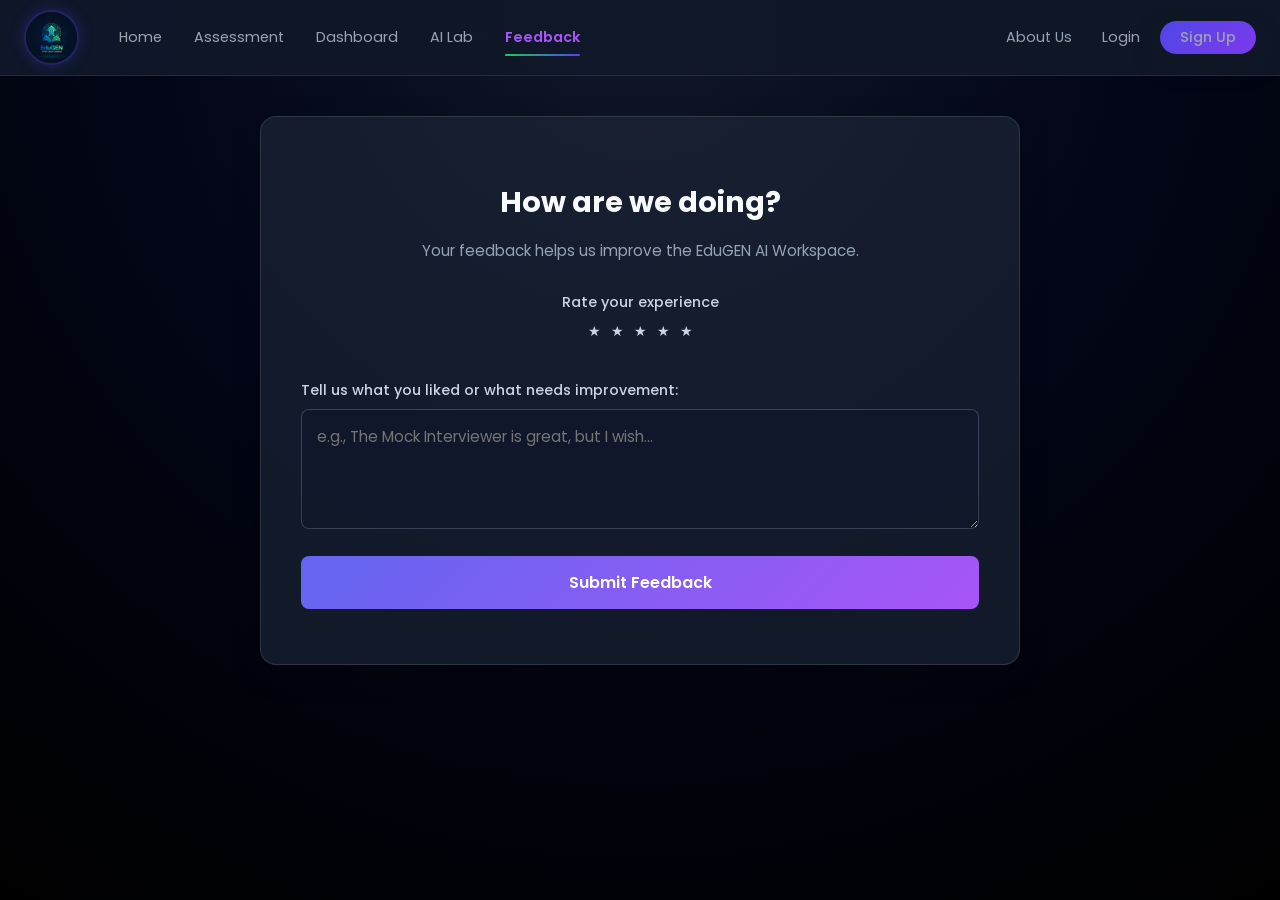
<file: frontend/feedback.html>
<!DOCTYPE html>
<html lang="en">
<head>
    <meta charset="UTF-8" />
    <meta name="viewport" content="width=device-width, initial-scale=1.0" />
    <title>EduGEN - Submit Feedback</title>
    <link rel="stylesheet" href="assets/css/styles.css" />
    <link href="https://fonts.googleapis.com/css2?family=Poppins:wght@300;400;500;600;700&display=swap" rel="stylesheet" />
    <style>
        /* --- LAYOUT FIXES --- */
        body { display: flex; flex-direction: column; min-height: 100vh; background-color: #0f172a; color: #f8fafc; font-family: 'Poppins', sans-serif;}
        main { flex: 1; width: 100%; max-width: 800px; margin: 40px auto; padding: 0 20px; }

        /* --- LOGO STYLES --- */
        .logo-img { height: 55px; width: auto; border-radius: 50%; object-fit: cover; border: 2px solid rgba(79, 70, 229, 0.3); box-shadow: 0 0 15px rgba(79, 70, 229, 0.3); transition: transform 0.3s ease; }
        .logo-img:hover { transform: scale(1.05); }

        /* --- FEEDBACK FORM STYLES --- */
        .feedback-container {
            background: rgba(30, 41, 59, 0.6);
            border: 1px solid rgba(148, 163, 184, 0.2);
            border-radius: 16px;
            padding: 40px;
            box-shadow: 0 10px 30px rgba(0,0,0,0.2);
        }

        .feedback-header { text-align: center; margin-bottom: 30px; }
        .feedback-header h2 { color: #f8fafc; margin-bottom: 10px; font-size: 1.8rem; }
        .feedback-header p { color: #94a3b8; font-size: 0.95rem; }

        /* Star Rating System */
        .star-rating-container { display: flex; justify-content: center; gap: 10px; margin-bottom: 30px; flex-direction: row-reverse; }
        .star-rating-container input { display: none; }
        .star-rating-container label {
            font-size: 2.5rem;
            color: #475569;
            cursor: pointer;
            transition: color 0.2s ease;
        }
        /* Hover and Selection Logic */
        .star-rating-container label:hover,
        .star-rating-container label:hover ~ label,
        .star-rating-container input:checked ~ label {
            color: #fbbf24; /* Golden yellow */
        }

        .input-group { margin-bottom: 20px; }
        .input-group label { display: block; margin-bottom: 8px; color: #cbd5e1; font-weight: 500; font-size: 0.9rem; }
        textarea.modern-input {
            width: 100%;
            background: rgba(15, 23, 42, 0.6);
            border: 1px solid rgba(148, 163, 184, 0.3);
            border-radius: 8px;
            padding: 15px;
            color: #fff;
            font-size: 0.95rem;
            outline: none;
            transition: border-color 0.3s;
            font-family: 'Poppins', sans-serif;
            resize: vertical;
            min-height: 120px;
        }
        textarea.modern-input:focus { border-color: #a855f7; }

        .btn-submit {
            width: 100%;
            background: linear-gradient(135deg, #6366f1, #a855f7);
            color: white;
            border: none;
            padding: 14px 25px;
            border-radius: 8px;
            font-weight: 600;
            font-size: 1rem;
            cursor: pointer;
            transition: opacity 0.3s, transform 0.2s;
            font-family: 'Poppins', sans-serif;
        }
        .btn-submit:hover { opacity: 0.9; transform: translateY(-2px); }

        #statusMessage { text-align: center; margin-top: 15px; font-weight: 500; font-size: 0.9rem; }
        .success-text { color: #10b981; }
        .error-text { color: #ef4444; }
    </style>
</head>
<body>

    <header class="top-nav">
        <div class="logo">
            <img src="assets/picture/logoEdugen.png" alt="EduGEN Logo" class="logo-img" />
        </div>
        <div style="display: flex; justify-content: space-between; flex: 1; align-items: center; width: 100%;">
            <nav class="nav-links" style="margin-left: 40px; gap: 32px;">
                <a href="home.html">Home</a>
                <a href="assessment.html">Assessment</a> 
                <a href="dashboard.html">Dashboard</a>
                <a href="lab.html">AI Lab</a>
                <a href="feedback.html" class="active" style="color: #a855f7; font-weight: 600;">Feedback</a>
            </nav>
            <div class="nav-auth" style="display: flex; align-items: center; gap: 20px;">
                <a href="about_us.html" style="color: #94a3b8; text-decoration: none; font-size: 0.9rem; margin-right: 10px;">About Us</a>
                <a href="login.html" id="navLoginLink">Login</a>
                <a href="signup.html" id="navSignupLink" class="btn" style="padding: 6px 20px;">Sign Up</a>
                <a href="job-engine.html" id="navJobs" class="auth-only" style="display:none;">Jobs</a>
                <div class="user-nav auth-only" id="userNavContainer" style="display:none; margin: 0;">
                    <a href="profile.html" id="profileLink">Profile</a>
                    <a href="#" id="logoutLink">Logout</a>
                    <span id="welcomeText" class="welcome-text" style="margin-left: 10px; color: var(--accent);"></span>
                </div>
            </div>
        </div>
    </header>

    <main>
        <div class="feedback-container">
            <div class="feedback-header">
                <h2>How are we doing?</h2>
                <p>Your feedback helps us improve the EduGEN AI Workspace.</p>
            </div>

            <form id="feedbackForm">
                <div class="input-group" style="text-align: center;">
                    <label>Rate your experience</label>
                    <div class="star-rating-container">
                        <input type="radio" id="star5" name="rating" value="5" />
                        <label for="star5" title="5 stars">★</label>
                        
                        <input type="radio" id="star4" name="rating" value="4" />
                        <label for="star4" title="4 stars">★</label>
                        
                        <input type="radio" id="star3" name="rating" value="3" />
                        <label for="star3" title="3 stars">★</label>
                        
                        <input type="radio" id="star2" name="rating" value="2" />
                        <label for="star2" title="2 stars">★</label>
                        
                        <input type="radio" id="star1" name="rating" value="1" />
                        <label for="star1" title="1 star">★</label>
                    </div>
                </div>

                <div class="input-group">
                    <label for="feedbackComment">Tell us what you liked or what needs improvement:</label>
                    <textarea id="feedbackComment" class="modern-input" placeholder="e.g., The Mock Interviewer is great, but I wish..." required></textarea>
                </div>

                <button type="submit" id="submitBtn" class="btn-submit">Submit Feedback</button>
                <div id="statusMessage"></div>
            </form>
        </div>
    </main>

    <script src="assets/js/auth.js"></script>
    <script>
        document.addEventListener("DOMContentLoaded", () => {
            // --- AUTH LOGIC ---
            const loginLink = document.getElementById("navLoginLink");
            const signupLink = document.getElementById("navSignupLink");
            const navJobs = document.getElementById("navJobs");
            const userNavContainer = document.getElementById("userNavContainer");
            const logoutLink = document.getElementById("logoutLink");
            const welcomeText = document.getElementById("welcomeText");

            let user = null;
            try {
                const raw = localStorage.getItem("edugen_user");
                user = raw ? JSON.parse(raw) : null;
            } catch { user = null; }

            if (user && user.name) {
                loginLink.style.display = "none";
                signupLink.style.display = "none";
                navJobs.style.display = "block";
                userNavContainer.style.display = "flex";
                welcomeText.textContent = "Hi, " + user.name;
            } else {
                loginLink.style.display = "block";
                signupLink.style.display = "inline-flex";
                navJobs.style.display = "none";
                userNavContainer.style.display = "none";
            }
            
            logoutLink?.addEventListener("click", (e) => {
                e.preventDefault();
                localStorage.removeItem("edugen_user");
                window.location.href = "home.html";
            });

            // --- FEEDBACK SUBMISSION LOGIC ---
            const feedbackForm = document.getElementById('feedbackForm');
            const statusMessage = document.getElementById('statusMessage');
            const submitBtn = document.getElementById('submitBtn');

            feedbackForm.addEventListener('submit', async (e) => {
                e.preventDefault();
                
                // Get selected rating
                const selectedStar = document.querySelector('input[name="rating"]:checked');
                if (!selectedStar) {
                    statusMessage.textContent = "Please select a star rating.";
                    statusMessage.className = "error-text";
                    return;
                }

                const rating = parseInt(selectedStar.value);
                const comment = document.getElementById('feedbackComment').value.trim();

                // Get User ID and Name if logged in, otherwise send null/Anonymous
                let userId = null;
                let userName = "Anonymous";
                if (user) {
                    userId = user.id || user.user_id || (user.user ? user.user.id : null);
                    userName = user.name;
                }

                const payload = {
                    user_id: userId,
                    user_name: userName,
                    rating: rating,
                    comment: comment
                };

                submitBtn.disabled = true;
                submitBtn.textContent = "Sending...";

                try {
                    const response = await fetch('https://edugen-full.onrender.com/api/submit_feedback', {
                        method: 'POST',
                        headers: { 'Content-Type': 'application/json' },
                        body: JSON.stringify(payload)
                    });

                    const data = await response.json();

                    if (data.success) {
                        feedbackForm.reset();
                        statusMessage.textContent = "Thank you! Your feedback has been sent to the Admin.";
                        statusMessage.className = "success-text";
                    } else {
                        statusMessage.textContent = "Error: " + data.error;
                        statusMessage.className = "error-text";
                    }
                } catch (err) {
                    statusMessage.textContent = "Connection error. Ensure your Flask server is running.";
                    statusMessage.className = "error-text";
                } finally {
                    submitBtn.disabled = false;
                    submitBtn.textContent = "Submit Feedback";
                }
            });
        });
    </script>
</body>
</html>
</file>
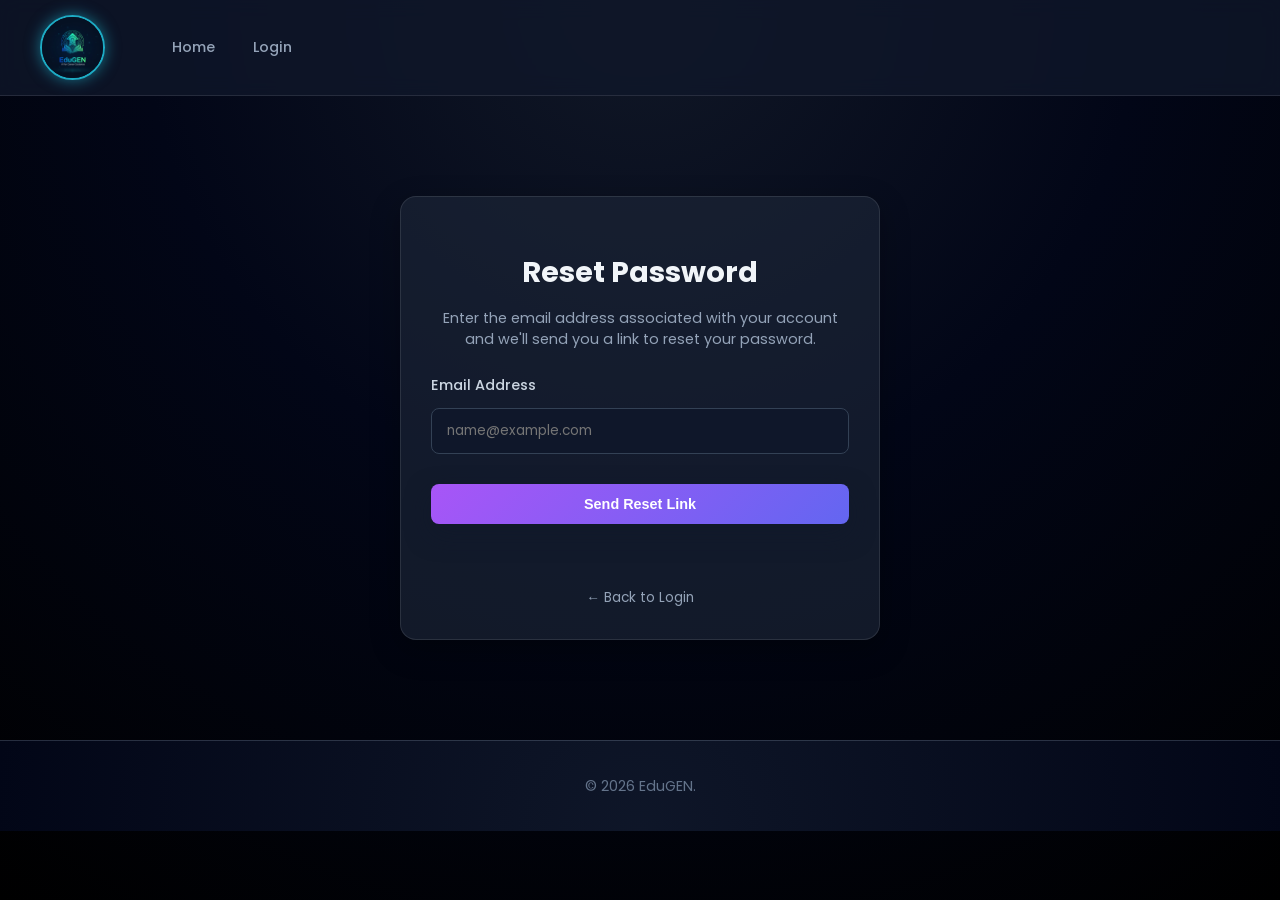
<file: frontend/forgot-password.html>
<!DOCTYPE html>
<html lang="en">
<head>
    <meta charset="UTF-8" />
    <meta name="viewport" content="width=device-width, initial-scale=1.0" />
    <title>EduGEN – Reset Password</title>
    <link rel="stylesheet" href="assets/css/styles.css" />
    <link href="https://fonts.googleapis.com/css2?family=Poppins:wght@300;400;500;600;700&display=swap" rel="stylesheet" />
    
    <style>
        /* --- CRITICAL STYLES (Backup for Dark Mode) --- */
        body {
            margin: 0;
            padding: 0;
            background-color: #0f172a; /* Dark Slate Background */
            color: #f1f5f9;            /* Light Text */
            font-family: 'Poppins', sans-serif;
        }

        /* --- LOGO STYLES --- */
        .logo-img {
            height: 65px; width: auto; border-radius: 50%; object-fit: cover;
            border: 2px solid rgba(34, 211, 238, 0.8); 
            box-shadow: 0 0 15px rgba(34, 211, 238, 0.5);
            transition: transform 0.3s ease, box-shadow 0.3s ease;
        }
        .logo-img:hover { transform: scale(1.05); box-shadow: 0 0 25px rgba(34, 211, 238, 0.8); }
        .logo { display: flex; align-items: center; margin-right: 15px; }

        /* --- LAYOUT STYLES --- */
        .top-nav {
            display: flex; justify-content: space-between; align-items: center;
            padding: 15px 40px;
            background: rgba(15, 23, 42, 0.8);
            backdrop-filter: blur(10px);
            border-bottom: 1px solid rgba(255,255,255,0.1);
        }
        .nav-links a {
            color: #94a3b8; text-decoration: none; margin-left: 20px; font-weight: 500;
        }
        .nav-links a:hover { color: #fff; }

        /* --- CARD STYLES --- */
        .page-shell { padding-top: 40px; padding-bottom: 40px; }
        .card {
            background: rgba(30, 41, 59, 0.6);
            border: 1px solid rgba(255, 255, 255, 0.1);
            border-radius: 16px;
            box-shadow: 0 10px 30px rgba(0,0,0,0.3);
        }
        
        /* --- FORM INPUTS --- */
        input[type="email"] {
            width: 100%;
            padding: 12px 15px;
            margin-top: 8px;
            background: #0f172a;
            border: 1px solid #334155;
            color: white;
            border-radius: 8px;
            font-family: inherit;
        }
        input:focus { outline: none; border-color: #a855f7; }
        
        .btn {
            background: linear-gradient(135deg, #a855f7, #6366f1);
            color: white; border: none; padding: 12px 20px;
            border-radius: 8px; cursor: pointer; font-weight: 600;
            display: inline-flex; align-items: center;
        }
        .btn:hover { opacity: 0.9; transform: translateY(-1px); }
        
        .footer { text-align: center; padding: 20px; color: #64748b; font-size: 0.9rem; }
    </style>
</head>
<body>

    <header class="top-nav">
        <div class="logo">
            <img src="assets/picture/logoEdugen.png" alt="EduGEN Logo" class="logo-img" />
        </div>
        <nav class="nav-links">
            <a href="home.html">Home</a>
            <a href="login.html">Login</a>
        </nav>
    </header>

    <main class="page-shell">
        <section class="card" style="max-width:480px; margin: 60px auto; padding: 30px; text-align: center;">
            <h2 style="font-size: 1.8rem; margin-bottom: 10px;">Reset Password</h2>
            <p style="color: #94a3b8; font-size: 0.9rem; margin-bottom: 25px;">
                Enter the email address associated with your account and we'll send you a link to reset your password.
            </p>

            <form id="forgotPasswordForm" class="auth-form" style="text-align: left;">
                <label style="font-size: 0.9rem; color: #cbd5e1; font-weight: 500;">
                    Email Address
                    <input type="email" id="resetEmail" required placeholder="name@example.com" />
                </label>
                
                <button type="submit" class="btn" style="width: 100%; margin-top: 20px; justify-content: center;">
                    Send Reset Link
                </button>
            </form>

            <p id="resetMessage" class="small" style="margin-top:20px; min-height: 20px;"></p>
            
            <div style="margin-top: 20px;">
                <a href="login.html" style="color: #94a3b8; font-size: 0.85rem; text-decoration: none; transition: all 0.2s;">
                    &larr; Back to Login
                </a>
            </div>
        </section>
    </main>

    <footer class="footer">
        <p>© <span id="currentYear"></span> EduGEN.</p>
    </footer>

  <script>
        document.getElementById("currentYear").textContent = new Date().getFullYear();

        document.getElementById('forgotPasswordForm').addEventListener('submit', async (e) => {
            e.preventDefault(); // Stop the page from reloading
            
            const email = document.getElementById('resetEmail').value;
            const messageEl = document.getElementById('resetMessage');
            const submitBtn = document.querySelector('#forgotPasswordForm .btn');
            
            submitBtn.textContent = "Sending...";
            submitBtn.disabled = true;
            messageEl.textContent = "";

            try {
                // Send the email to your Flask backend
                const response = await fetch('https://edugen-full.onrender.com/forgot-password', {
                    method: 'POST',
                    headers: { 'Content-Type': 'application/json' },
                    body: JSON.stringify({ email: email })
                });
                
                const data = await response.json();
                
                if (data.success) {
                    messageEl.innerHTML = "✅ Reset link sent! Check your inbox.";
                    messageEl.style.color = "#10b981"; // Green
                } else {
                    messageEl.innerHTML = "❌ " + data.message;
                    messageEl.style.color = "#ef4444"; // Red
                }
            } catch (err) {
                messageEl.innerHTML = "❌ Connection error. Is your Flask server running?";
                messageEl.style.color = "#ef4444"; // Red
            } finally {
                submitBtn.textContent = "Send Reset Link";
                submitBtn.disabled = false;
            }
        });
    </script>
    <script src="assets/js/auth.js"></script>
</body>
</html>
</file>
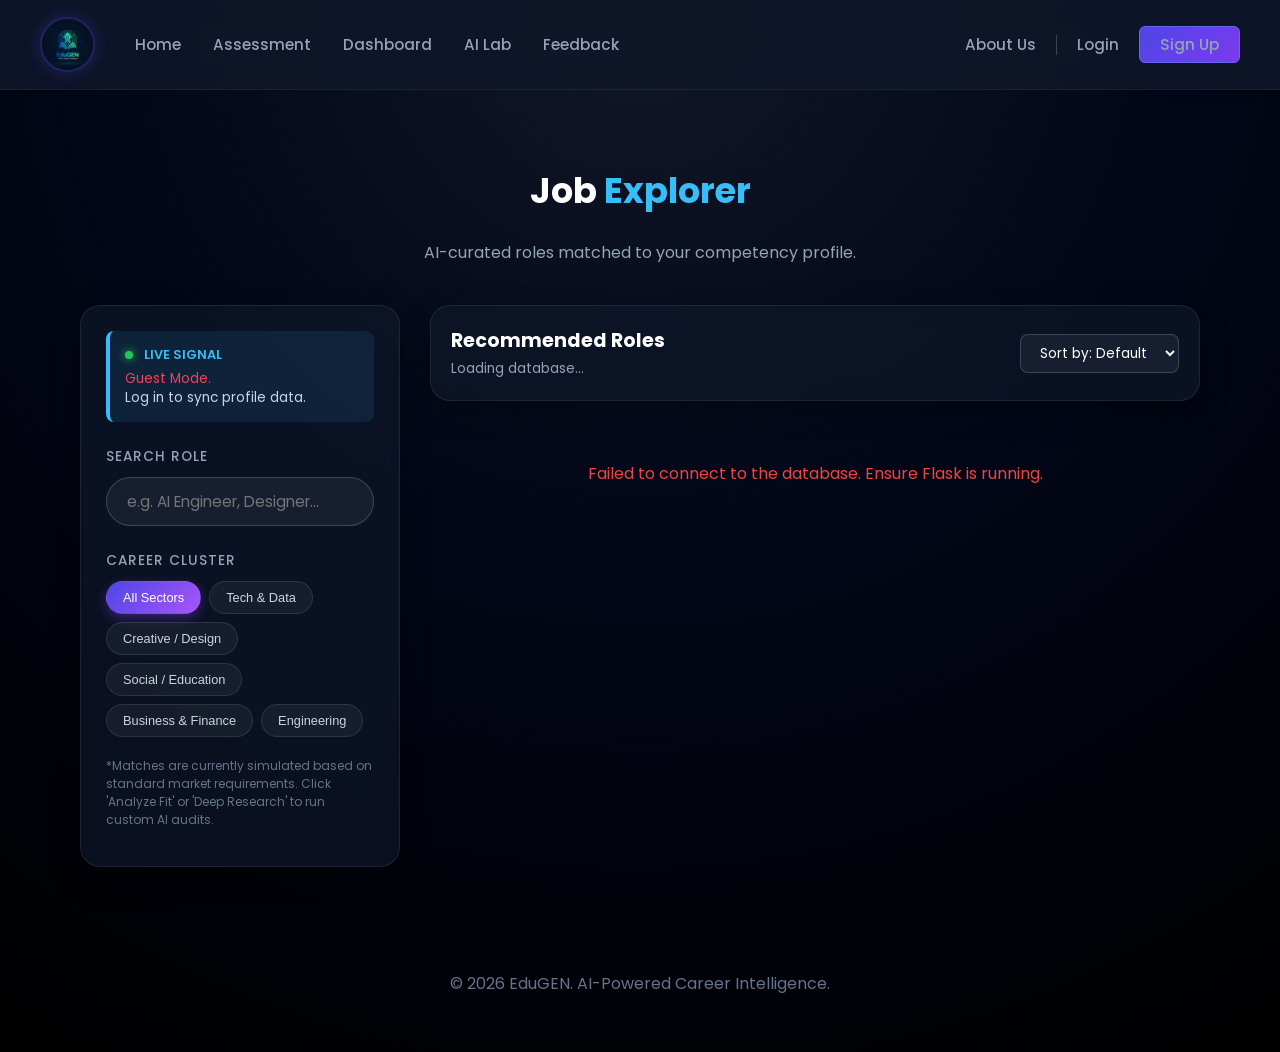
<file: frontend/job-engine.html>
<!DOCTYPE html>
<html lang="en">

<head>
    <meta charset="UTF-8" />
    <meta name="viewport" content="width=device-width, initial-scale=1.0" />
    <title>EduGEN – Job Explorer</title>
    <link rel="stylesheet" href="assets/css/styles.css" />
    <link href="https://fonts.googleapis.com/css2?family=Poppins:wght@300;400;500;600;700&display=swap"
        rel="stylesheet" />
    <style>
        /* --- GLOBAL LAYOUT --- */
        body {
            background-color: #020617;
            font-family: 'Poppins', sans-serif;
            margin: 0;
            padding: 0;
            color: #fff;
        }

        /* --- HEADER STYLES --- */
        .top-nav {
            display: flex;
            align-items: center;
            padding: 0 40px;
            height: 90px;
            background: rgba(15, 23, 42, 0.9);
            border-bottom: 1px solid rgba(255, 255, 255, 0.05);
            position: relative;
            z-index: 100;
        }

        .logo-img {
            height: 55px;
            width: auto;
            border-radius: 50%;
            object-fit: cover;
            border: 2px solid rgba(79, 70, 229, 0.3);
            box-shadow: 0 0 15px rgba(79, 70, 229, 0.3);
            transition: transform 0.3s ease;
        }

        .logo-img:hover {
            transform: scale(1.05);
        }

        .nav-links a,
        .nav-auth a,
        .user-nav a {
            text-decoration: none;
            color: #94a3b8;
            font-weight: 500;
            font-size: 0.95rem;
            position: relative;
            transition: color 0.3s;
            padding-bottom: 5px;
            display: inline-block;
        }

        .nav-links a:hover,
        .nav-auth a:hover,
        .user-nav a:hover {
            color: white;
        }

        .nav-links a::after,
        .nav-auth a::after,
        .user-nav a::after {
            content: '';
            position: absolute;
            bottom: -6px;
            left: 0;
            width: 0%;
            height: 2px;
            background: linear-gradient(90deg, #22c55e, #6366f1);
            transition: width 0.3s ease-in-out;
            box-shadow: 0 0 10px rgba(34, 197, 94, 0.5);
        }

        .nav-links a:hover::after,
        .nav-auth a:hover::after,
        .user-nav a:hover::after {
            width: 100%;
        }

        a.active {
            color: white !important;
            font-weight: 600;
        }

        a.active::after {
            width: 100% !important;
        }

        /* --- JOB DASHBOARD CONTENT --- */
        .page-shell {
            padding-top: 50px;
            max-width: 1400px;
            margin: 0 auto;
            width: 90%;
        }

        .job-dashboard-grid {
            display: grid;
            grid-template-columns: 320px 1fr;
            gap: 30px;
            align-items: start;
            margin-top: 30px;
        }

        @media(max-width: 900px) {
            .job-dashboard-grid {
                grid-template-columns: 1fr;
            }
        }

        .glass-panel {
            background: rgba(15, 23, 42, 0.7);
            backdrop-filter: blur(12px);
            border: 1px solid rgba(255, 255, 255, 0.08);
            border-radius: 20px;
            padding: 25px;
            box-shadow: 0 10px 30px rgba(0, 0, 0, 0.3);
            transition: all 0.3s ease;
        }

        .sidebar-sticky {
            position: sticky;
            top: 120px;
        }

        .search-wrapper {
            position: relative;
            margin-bottom: 25px;
        }

        .modern-search {
            width: 100%;
            background: rgba(30, 41, 59, 0.6);
            border: 1px solid rgba(148, 163, 184, 0.3);
            border-radius: 50px;
            padding: 12px 20px;
            color: #fff;
            font-size: 0.95rem;
            outline: none;
            transition: all 0.3s;
            box-sizing: border-box;
            font-family: 'Poppins', sans-serif;
        }

        .modern-search:focus {
            border-color: #38bdf8;
            box-shadow: 0 0 15px rgba(56, 189, 248, 0.3);
        }

        .modern-search option {
            background: #0f172a;
            color: white;
        }

        .signal-box {
            background: rgba(56, 189, 248, 0.1);
            border-left: 4px solid #38bdf8;
            padding: 15px;
            border-radius: 8px;
            margin-bottom: 25px;
        }

        .signal-pulse {
            display: inline-block;
            width: 8px;
            height: 8px;
            background-color: #22c55e;
            border-radius: 50%;
            margin-right: 8px;
            box-shadow: 0 0 8px #22c55e;
            animation: pulse 2s infinite;
        }

        @keyframes pulse {
            0% { opacity: 1; }
            50% { opacity: 0.4; }
            100% { opacity: 1; }
        }

        .filter-title {
            font-size: 0.85rem;
            color: #94a3b8;
            margin-bottom: 10px;
            font-weight: 500;
            text-transform: uppercase;
            letter-spacing: 1px;
            display: block;
        }

        .chip-grid {
            display: flex;
            flex-wrap: wrap;
            gap: 8px;
        }

        .tech-chip {
            padding: 8px 16px;
            border-radius: 20px;
            background: rgba(255, 255, 255, 0.05);
            border: 1px solid rgba(255, 255, 255, 0.1);
            color: #cbd5e1;
            font-size: 0.8rem;
            cursor: pointer;
            transition: all 0.2s;
        }

        .tech-chip:hover {
            background: rgba(255, 255, 255, 0.1);
        }

        .tech-chip.active {
            background: linear-gradient(135deg, #4f46e5, #a855f7);
            border-color: transparent;
            color: white;
            box-shadow: 0 4px 12px rgba(124, 58, 237, 0.4);
        }

        /* --- JOB CARDS --- */
        .job-card {
            display: flex;
            justify-content: space-between;
            align-items: center;
            margin-bottom: 15px;
            cursor: pointer;
            position: relative;
            overflow: hidden;
        }

        .job-card::before {
            content: '';
            position: absolute;
            left: 0;
            top: 0;
            bottom: 0;
            width: 4px;
            background: #4f46e5;
            opacity: 0;
            transition: opacity 0.3s;
        }

        .job-card:hover {
            transform: translateY(-3px);
            background: rgba(30, 41, 59, 0.8);
            box-shadow: 0 10px 25px rgba(0, 0, 0, 0.4);
        }

        .job-card:hover::before {
            opacity: 1;
        }

        .job-title {
            font-size: 1.1rem;
            font-weight: 600;
            color: #f1f5f9;
            margin-bottom: 4px;
        }

        .job-meta {
            font-size: 0.85rem;
            color: #94a3b8;
            display: flex;
            align-items: center;
            gap: 10px;
        }

        .job-tags {
            display: flex;
            gap: 6px;
            margin-top: 10px;
            flex-wrap: wrap;
        }

        .job-tag {
            font-size: 0.75rem;
            padding: 2px 8px;
            border-radius: 4px;
            background: rgba(56, 189, 248, 0.15);
            color: #7dd3fc;
            border: 1px solid rgba(56, 189, 248, 0.2);
        }

        /* BUTTONS */
        .btn-group {
            display: flex;
            gap: 10px;
            align-items: center;
        }

        .save-btn {
            background: transparent;
            border: 1px solid #6366f1;
            color: #6366f1;
            padding: 8px 16px;
            border-radius: 20px;
            font-size: 0.8rem;
            cursor: pointer;
            transition: all 0.2s;
            white-space: nowrap;
            font-family: 'Poppins', sans-serif;
        }

        .save-btn:hover {
            background: #6366f1;
            color: white;
            box-shadow: 0 0 15px rgba(99, 102, 241, 0.4);
        }

        .analyze-btn {
            background: transparent;
            border: 1px solid #38bdf8;
            color: #38bdf8;
            padding: 8px 16px;
            border-radius: 20px;
            font-size: 0.8rem;
            cursor: pointer;
            transition: all 0.2s;
            white-space: nowrap;
            font-family: 'Poppins', sans-serif;
            display: flex;
            align-items: center;
            gap: 5px;
        }

        .analyze-btn:hover {
            background: #38bdf8;
            color: #020617;
            font-weight: 600;
            box-shadow: 0 0 15px rgba(56, 189, 248, 0.4);
        }

        /* --- PAGINATION STYLES --- */
        .pagination-container {
            display: flex;
            justify-content: center;
            gap: 8px;
            margin-top: 30px;
            margin-bottom: 20px;
        }

        .page-btn {
            background: rgba(30, 41, 59, 0.8);
            border: 1px solid rgba(255, 255, 255, 0.1);
            color: #cbd5e1;
            padding: 8px 14px;
            border-radius: 8px;
            cursor: pointer;
            transition: all 0.2s;
            font-family: 'Poppins', sans-serif;
            font-weight: 500;
        }

        .page-btn:hover {
            background: rgba(255, 255, 255, 0.1);
        }

        .page-btn.active-page {
            background: #4f46e5;
            color: white;
            border-color: #4f46e5;
            box-shadow: 0 4px 10px rgba(79, 70, 229, 0.3);
        }

        /* --- MODAL STYLES --- */
        .modal-overlay {
            position: fixed;
            top: 0;
            left: 0;
            width: 100%;
            height: 100%;
            background: rgba(2, 6, 23, 0.85);
            z-index: 1000;
            display: none;
            justify-content: center;
            align-items: center;
            backdrop-filter: blur(8px);
        }

        .modal-content {
            max-width: 700px;
            width: 90%;
            max-height: 80vh;
            overflow-y: auto;
            position: relative;
            border-top: 4px solid #38bdf8;
        }

        .close-btn {
            position: absolute;
            top: 20px;
            right: 25px;
            font-size: 2rem;
            cursor: pointer;
            color: #94a3b8;
            transition: color 0.3s;
            line-height: 1;
        }

        .close-btn:hover {
            color: #f43f5e;
        }

        .modal-body {
            color: #cbd5e1;
            margin-top: 25px;
            line-height: 1.6;
            font-size: 0.95rem;
        }
    </style>
</head>

<body>

    <header class="top-nav">
        <div class="logo">
            <img src="assets/picture/logoEdugen.png" alt="EduGEN Logo" class="logo-img" />
        </div>

        <div style="display: flex; justify-content: space-between; flex: 1; align-items: center; width: 100%;">
            <nav class="nav-links" style="margin-left: 40px; gap: 32px;">
                <a href="home.html">Home</a>
                <a href="assessment.html">Assessment</a>
                <a href="dashboard.html">Dashboard</a>
                <a href="lab.html">AI Lab</a>
                <a href="feedback.html">Feedback</a>
            </nav>

            <div class="nav-auth" style="display: flex; align-items: center; gap: 20px;">
                <a href="about_us.html" style="color: #94a3b8;">About Us</a>
                <span style="width: 1px; height: 20px; background: rgba(255,255,255,0.2);"></span>

                <a href="login.html" id="navLoginLink">Login</a>
                <a href="signup.html" id="navSignupLink" class="btn"
                    style="padding: 6px 20px; border: 1px solid #6366f1; border-radius: 6px;">Sign Up</a>

                <a href="job-engine.html" id="navJobs" class="active auth-only" style="display:none;">Jobs</a>

                <div class="user-nav auth-only" id="userNavContainer"
                    style="display:none; margin: 0; gap: 20px; align-items: center;">
                    <a href="profile.html" id="profileLink">Profile</a>
                    <a href="#" id="logoutLink">Logout</a>
                    <span id="welcomeText" class="welcome-text"
                        style="margin-left: 10px; color: #22c55e; font-weight:600;"></span>
                </div>
            </div>
        </div>
    </header>

    <main class="page-shell">
        <div style="text-align:center; margin-bottom: 40px;">
            <h1 style="font-size: 2.2rem;">Job <span style="color: #38bdf8;">Explorer</span></h1>
            <p style="color: #94a3b8; max-width: 600px; margin: 0 auto;">
                AI-curated roles matched to your competency profile.
            </p>
        </div>

        <div class="job-dashboard-grid">

            <aside class="sidebar-sticky">
                <div class="glass-panel">

                    <div class="signal-box">
                        <div style="font-size: 0.8rem; font-weight: 600; color: #38bdf8; margin-bottom: 5px;">
                            <span class="signal-pulse"></span> LIVE SIGNAL
                        </div>
                        <div id="profileSignal" style="font-size: 0.85rem; color: #cbd5e1; line-height: 1.4;">
                            Loading profile data...
                        </div>
                    </div>

                    <div class="search-wrapper">
                        <label class="filter-title">Search Role</label>
                        <input type="search" id="jobSearch" class="modern-search"
                            placeholder="e.g. AI Engineer, Designer...">
                    </div>

                    <div style="margin-bottom: 20px;">
                        <label class="filter-title">Career Cluster</label>
                        <div class="chip-grid">
                            <button class="tech-chip active" data-filter="all">All Sectors</button>
                            <button class="tech-chip" data-filter="tech">Tech & Data</button>
                            <button class="tech-chip" data-filter="creative">Creative / Design</button>
                            <button class="tech-chip" data-filter="social">Social / Education</button>
                            <button class="tech-chip" data-filter="business">Business & Finance</button>
                            <button class="tech-chip" data-filter="engineering">Engineering</button>
                        </div>
                    </div>

                    <p style="font-size: 0.75rem; color: #64748b; margin-top: 20px; line-height: 1.5;">
                        *Matches are currently simulated based on standard market requirements. Click 'Analyze Fit' or 'Deep Research' to run custom AI audits.
                    </p>
                </div>
            </aside>

            <section>
                <div class="glass-panel"
                    style="padding: 20px; margin-bottom: 20px; display: flex; justify-content: space-between; align-items: center; flex-wrap: wrap; gap: 15px;">
                    <div>
                        <h3 style="margin: 0; font-size: 1.2rem;">Recommended Roles</h3>
                        <span id="jobSubtitle" style="font-size: 0.85rem; color: #94a3b8;">Loading database...</span>
                    </div>
                    
                    <div>
                        <select id="jobSort" class="modern-search" style="padding: 8px 15px; width: auto; font-size: 0.85rem; border-radius: 8px; cursor: pointer;">
                            <option value="default">Sort by: Default</option>
                            <option value="az">Sort by: A - Z</option>
                            <option value="za">Sort by: Z - A</option>
                        </select>
                    </div>
                </div>

                <div id="jobList">
                    <div style="text-align:center; padding:40px; color:#64748b;">Syncing with EduGEN Database...</div>
                </div>

                <div id="paginationControls" class="pagination-container"></div>
            </section>

        </div>
    </main>

    <div id="analysisModal" class="modal-overlay">
        <div class="modal-content glass-panel">
            <span id="closeModal" class="close-btn">&times;</span>
            <div style="display:flex; align-items: center; gap: 10px; margin-bottom: 10px;">
                <span style="font-size: 1.5rem;">🤖</span>
                <h2 id="modalTitle" style="color: #38bdf8; margin: 0; font-size: 1.4rem;">Analyzing</h2>
            </div>
            <div id="modalBody" class="modal-body">
                Loading...
            </div>
        </div>
    </div>

    <footer style="text-align:center; padding: 40px; color: #64748b;">
        <p>© 2026 EduGEN. AI-Powered Career Intelligence.</p>
    </footer>

    <script>
        document.addEventListener("DOMContentLoaded", () => {

            // ==========================================
            // DYNAMIC JOB DATABASE & PAGINATION LOGIC
            // ==========================================
            let JOBS = []; 
            let activeCluster = "all";
            let searchTerm = "";
            
            // New Pagination & Sorting State
            let currentPage = 1;
            const jobsPerPage = 5; // Change this number to show more/less jobs per page
            let currentSort = "default";

            async function fetchJobsFromDatabase() {
                try {
                    const response = await fetch("https://edugen-full.onrender.com/api/admin/jobs");
                    const data = await response.json();

                    if (data.success) {
                        JOBS = data.jobs.map(job => ({
                            id: job.id,
                            title: job.title,
                            cluster: job.cluster,
                            level: job.level,
                            location: job.location,
                            tags: job.tags ? job.tags.split(',').map(t => t.trim()) : []
                        }));

                        renderJobs(); 
                    } else {
                        document.getElementById("jobList").innerHTML = `<div style="text-align:center; padding:40px; color:#ef4444;">Database error: ${data.error}</div>`;
                    }
                } catch (error) {
                    console.error("Failed to load jobs:", error);
                    document.getElementById("jobList").innerHTML = `<div style="text-align:center; padding:40px; color:#ef4444;">Failed to connect to the database. Ensure Flask is running.</div>`;
                }
            }

            // --- ADMIN SECURITY RESTRICTION ---
            document.addEventListener("click", function(e) {
                const target = e.target.closest('button, a, .btn'); 
                if (!target) return;

                const buttonText = target.textContent || target.innerText;
                
                if (buttonText.includes("Deep Research") || buttonText.includes("Analyze Fit")) {
                    let user = null;
                    try { user = JSON.parse(localStorage.getItem("edugen_user")); } catch(err) {}

                    if (user && (user.role === 'admin' || user.name === 'System Admin')) {
                        e.preventDefault(); 
                        e.stopPropagation(); 
                        alert("🔒 System Notice: Administrators cannot trigger AI tools (Deep Research & Analyze Fit). Please log in as a Student to test these features.");
                    }
                }
            }, true);

            // --- AUTH LOGIC ---
            const loginLink = document.getElementById("navLoginLink");
            const signupLink = document.getElementById("navSignupLink");
            const navJobs = document.getElementById("navJobs");
            const userNavContainer = document.getElementById("userNavContainer");
            const logoutLink = document.getElementById("logoutLink");
            const welcomeText = document.getElementById("welcomeText");

            let user = null;
            try {
                const raw = localStorage.getItem("edugen_user");
                user = raw ? JSON.parse(raw) : null;
            } catch (e) { }

            if (user && user.name) {
                loginLink.style.display = "none";
                signupLink.style.display = "none";
                navJobs.style.display = "block";
                userNavContainer.style.display = "flex";
                welcomeText.textContent = "Hi, " + user.name;
            } else {
                loginLink.style.display = "block";
                signupLink.style.display = "inline-block";
                navJobs.style.display = "none";
                userNavContainer.style.display = "none";
            }

            logoutLink?.addEventListener("click", (e) => {
                e.preventDefault();
                localStorage.removeItem("edugen_user");
                window.location.href = "home.html";
            });

            // --- JOB ENGINE DOM ELEMENTS ---
            const jobList = document.getElementById("jobList");
            const jobSubtitle = document.getElementById("jobSubtitle");
            const searchInput = document.getElementById("jobSearch");
            const sortSelect = document.getElementById("jobSort");
            const chips = document.querySelectorAll(".tech-chip");
            const modal = document.getElementById("analysisModal");
            const closeModal = document.getElementById("closeModal");
            const modalBody = document.getElementById("modalBody");
            const modalTitle = document.getElementById("modalTitle");
            const paginationControls = document.getElementById("paginationControls");

            // Close Modal Logic
            closeModal.onclick = () => modal.style.display = "none";
            window.onclick = (e) => { if (e.target == modal) modal.style.display = "none"; };

            // Core Render Logic (Now with Sorting & Pagination)
            function renderJobs() {
                jobList.innerHTML = "";

                // 1. FILTERING
                let filtered = JOBS.filter(job => {
                    const clusterOk = activeCluster === "all" || job.cluster === activeCluster;
                    const text = (job.title + " " + (job.tags ? job.tags.join(" ") : "")).toLowerCase();
                    const searchOk = !searchTerm || text.includes(searchTerm.toLowerCase());
                    return clusterOk && searchOk;
                });

                jobSubtitle.textContent = `${filtered.length} roles found`;

                if (filtered.length === 0) {
                    jobList.innerHTML = `<div style="text-align:center; padding:40px; color:#64748b;">No roles match your criteria.</div>`;
                    paginationControls.innerHTML = "";
                    return;
                }

                // 2. SORTING
                if (currentSort === "az") {
                    filtered.sort((a, b) => a.title.localeCompare(b.title));
                } else if (currentSort === "za") {
                    filtered.sort((a, b) => b.title.localeCompare(a.title));
                }

                // 3. PAGINATION MATH
                const totalPages = Math.ceil(filtered.length / jobsPerPage);
                if (currentPage > totalPages) currentPage = totalPages || 1; 

                const startIndex = (currentPage - 1) * jobsPerPage;
                const endIndex = startIndex + jobsPerPage;
                const paginatedJobs = filtered.slice(startIndex, endIndex);

                // Check if current user is an admin
                const isAdmin = user && (user.role === 'admin' || user.name === 'System Admin');

                // 4. RENDERING CARDS
                paginatedJobs.forEach(job => {
                    const card = document.createElement("div");
                    card.className = "glass-panel job-card";
                    card.style.padding = "20px";

                    const infoDiv = document.createElement("div");
                    const title = document.createElement("div");
                    title.className = "job-title";
                    title.textContent = job.title;

                    const meta = document.createElement("div");
                    meta.className = "job-meta";
                    meta.innerHTML = `<span>📍 ${job.location}</span> <span>💼 ${job.level}</span>`;

                    const tagContainer = document.createElement("div");
                    tagContainer.className = "job-tags";
                    if (job.tags) {
                        job.tags.forEach(t => {
                            const tag = document.createElement("span");
                            tag.className = "job-tag";
                            tag.textContent = t;
                            tagContainer.appendChild(tag);
                        });
                    }

                    infoDiv.appendChild(title);
                    infoDiv.appendChild(meta);
                    infoDiv.appendChild(tagContainer);

                    const btnGroup = document.createElement("div");
                    btnGroup.className = "btn-group";

                    const researchBtn = document.createElement("button");
                    researchBtn.className = "analyze-btn";
                    researchBtn.style.borderColor = "#a855f7"; 
                    researchBtn.style.color = "#a855f7";
                    researchBtn.innerHTML = `<span>🌐</span> Deep Research`;
                    researchBtn.onmouseover = () => { researchBtn.style.background = "#a855f7"; researchBtn.style.color = "#fff"; }
                    researchBtn.onmouseout = () => { researchBtn.style.background = "transparent"; researchBtn.style.color = "#a855f7"; }
                    researchBtn.onclick = () => triggerDeepResearch(job.title);

                    const analyzeBtn = document.createElement("button");
                    analyzeBtn.className = "analyze-btn";
                    analyzeBtn.innerHTML = `<span>✨</span> Analyze Fit`;
                    analyzeBtn.onclick = () => triggerCrewAIAnalysis(job.title);

                    const saveBtn = document.createElement("button");
                    saveBtn.className = "save-btn";
                    saveBtn.textContent = "Save Role";
                    saveBtn.onclick = async () => {
                        if (!user || !user.id) {
                            alert("Please log in to save career roles!");
                            window.location.href = "login.html";
                            return;
                        }
                        saveBtn.textContent = "Saving...";
                        try {
                            const response = await fetch("https://edugen-full.onrender.com/api/save_job", {
                                method: "POST",
                                headers: { "Content-Type": "application/json" },
                                body: JSON.stringify({ user_id: user.id, job_title: job.title })
                            });
                            const data = await response.json();
                            if (data.success) {
                                saveBtn.textContent = "Saved ✓";
                                saveBtn.style.background = "#6366f1";
                                saveBtn.style.color = "white";
                            } else {
                                alert("Error: " + data.message);
                                saveBtn.textContent = "Save Role";
                            }
                        } catch (error) {
                            alert("Make sure your Flask server is running at https://edugen-full.onrender.com");
                            saveBtn.textContent = "Save Role";
                        }
                    };

                    // Conditionally append buttons based on admin status
                    if (!isAdmin) {
                        btnGroup.appendChild(researchBtn);
                        btnGroup.appendChild(analyzeBtn);
                    }
                    btnGroup.appendChild(saveBtn);

                    card.appendChild(infoDiv);
                    card.appendChild(btnGroup);
                    jobList.appendChild(card);
                });

                // 5. RENDER PAGINATION BUTTONS
                renderPagination(totalPages);
            }

            function renderPagination(totalPages) {
                paginationControls.innerHTML = "";
                if (totalPages <= 1) return; // Don't show page 1 if it's the only page

                for (let i = 1; i <= totalPages; i++) {
                    const btn = document.createElement("button");
                    btn.textContent = i;
                    btn.className = "page-btn";
                    if (i === currentPage) btn.classList.add("active-page");
                    
                    btn.onclick = () => {
                        currentPage = i;
                        renderJobs();
                        // Scroll back to the top of the job list smoothly
                        window.scrollTo({ top: document.getElementById('jobSubtitle').offsetTop - 100, behavior: 'smooth' });
                    };
                    paginationControls.appendChild(btn);
                }
            }

            // --- EVENT LISTENERS FOR SORT/SEARCH/FILTER ---
            
            sortSelect.addEventListener("change", (e) => {
                currentSort = e.target.value;
                currentPage = 1; // Reset to page 1 on sort change
                renderJobs();
            });

            searchInput.addEventListener("input", (e) => {
                searchTerm = e.target.value;
                currentPage = 1; // Reset to page 1 on search
                renderJobs();
            });

            chips.forEach(chip => {
                chip.addEventListener("click", () => {
                    chips.forEach(c => c.classList.remove("active"));
                    chip.classList.add("active");
                    activeCluster = chip.dataset.filter;
                    currentPage = 1; // Reset to page 1 on filter
                    renderJobs();
                });
            });


            // LIVE WEB RESEARCH LOGIC
            async function triggerDeepResearch(jobTitle) {
                if (!user || !user.id) {
                    alert("Please log in to use the Live AI Researcher!");
                    window.location.href = "login.html";
                    return;
                }

                modal.style.display = "flex";
                modalTitle.innerHTML = `Live Web Research: <span style="color: white;">${jobTitle}</span>`;
                modalBody.innerHTML = `
                    <div style="text-align: center; padding: 30px;">
                        <span class="signal-pulse" style="width:12px; height:12px; margin-bottom:15px; background-color: #a855f7; box-shadow: 0 0 8px #a855f7;"></span>
                        <div style="font-size: 1.1rem; color: #a855f7; font-weight: 600;">Agent is scouring the live internet...</div>
                        <div style="font-size: 0.85rem; color: #64748b; margin-top: 5px;">Fetching real-time salary data, hiring trends, and top companies hiring right now. This may take 20-40 seconds.</div>
                    </div>
                `;

                try {
                    const response = await fetch("https://edugen-full.onrender.com/api/research_job", {
                        method: "POST",
                        headers: { "Content-Type": "application/json" },
                        body: JSON.stringify({ 
                            job_title: jobTitle,
                            user_id: user.id 
                        })
                    });

                    const data = await response.json();

                    if (data.success) {
                        let formattedText = data.report.replace(/\*\*(.*?)\*\*/g, '<strong style="color:white;">$1</strong>');
                        formattedText = formattedText.replace(/\n/g, '<br>');
                        
                        modalBody.innerHTML = `
                            <div style="background: rgba(168, 85, 247, 0.1); border-left: 3px solid #a855f7; padding: 10px; margin-bottom: 20px; font-size: 0.8rem; color: #cbd5e1;">
                                🌐 <strong>Live Internet Data:</strong> This report was generated right now using live web search results.
                            </div>
                            ${formattedText}
                        `;
                    } else {
                        modalBody.innerHTML = `<div style="color: #f43f5e; text-align:center;">Error: ${data.error}</div>`;
                    }
                } catch (error) {
                    modalBody.innerHTML = `<div style="color: #f43f5e; text-align:center;">Connection error. Is your Flask backend running?</div>`;
                }
            }


            // CREW AI TRIGGER LOGIC
            async function triggerCrewAIAnalysis(jobTitle) {
                if (!user || !user.id) {
                    alert("Please log in to use the AI Fit Analyzer!");
                    window.location.href = "login.html";
                    return;
                }

                modal.style.display = "flex";
                modalTitle.innerHTML = `Fit Analysis: <span style="color: white;">${jobTitle}</span>`;
                modalBody.innerHTML = `
                    <div style="text-align: center; padding: 30px;">
                        <span class="signal-pulse" style="width:12px; height:12px; margin-bottom:15px;"></span>
                        <div style="font-size: 1.1rem; color: #38bdf8; font-weight: 600;">Spawning CrewAI Agents...</div>
                        <div style="font-size: 0.85rem; color: #64748b; margin-top: 5px;">The ATS Decoder and Profile Auditor are reviewing your profile. This may take 15-30 seconds.</div>
                    </div>
                `;

                let userSkills = "General knowledge";
                let academicLevel = "Undergraduate";
                try {
                    const profile = JSON.parse(localStorage.getItem("edugen_profile"));
                    if (profile) {
                        if (profile.skills) userSkills = profile.skills;
                        if (profile.academicLevel) academicLevel = profile.academicLevel;
                    }
                } catch (e) { }

                try {
                    const response = await fetch("https://edugen-full.onrender.com/api/analyze_job", {
                        method: "POST",
                        headers: { "Content-Type": "application/json" },
                        body: JSON.stringify({
                            job_title: jobTitle,
                            skills: userSkills,
                            level: academicLevel
                        })
                    });

                    const data = await response.json();

                    if (data.success) {
                        let formattedText = data.report.replace(/\*\*(.*?)\*\*/g, '<strong style="color:white;">$1</strong>');
                        formattedText = formattedText.replace(/\n/g, '<br>');
                        modalBody.innerHTML = formattedText;
                    } else {
                        modalBody.innerHTML = `<div style="color: #f43f5e; text-align:center;">Error: ${data.error}</div>`;
                    }
                } catch (error) {
                    modalBody.innerHTML = `<div style="color: #f43f5e; text-align:center;">Connection error. Is your Flask backend running?</div>`;
                }
            }


            // TRIGGER THE FETCH ON LOAD
            fetchJobsFromDatabase();

            // ==========================================
            // REAL LIVE SIGNAL
            // ==========================================
            const profileSignal = document.getElementById("profileSignal");

            if (user && user.name) {
                const assessment = JSON.parse(localStorage.getItem("edugen_assessment_result"));
                let focusText = "Pending Assessment";
                let targetCareer = "Exploring Roles";

                if (assessment) {
                    if (assessment.trait === 'logic' || assessment.trait === 'data') focusText = "Logic & Tech";
                    else if (assessment.trait === 'design') focusText = "Creative & UI";
                    else if (assessment.trait === 'business') focusText = "Business & Strategy";
                    targetCareer = assessment.chosenCareer;
                }

                profileSignal.innerHTML = `
                    <strong style="color:white; font-size: 1rem;">${user.name}</strong><br>
                    <div style="margin-top: 6px;">
                        Target: <span style="color:#cbd5e1">${targetCareer}</span><br>
                        Trait: <span style="color:#38bdf8; font-weight: 500;">${focusText}</span>
                    </div>
                `;
            } else {
                profileSignal.innerHTML = `<span style="color:#f43f5e;">Guest Mode.</span><br>Log in to sync profile data.`;
            }
        });
    </script>
</body>

</html>
</file>
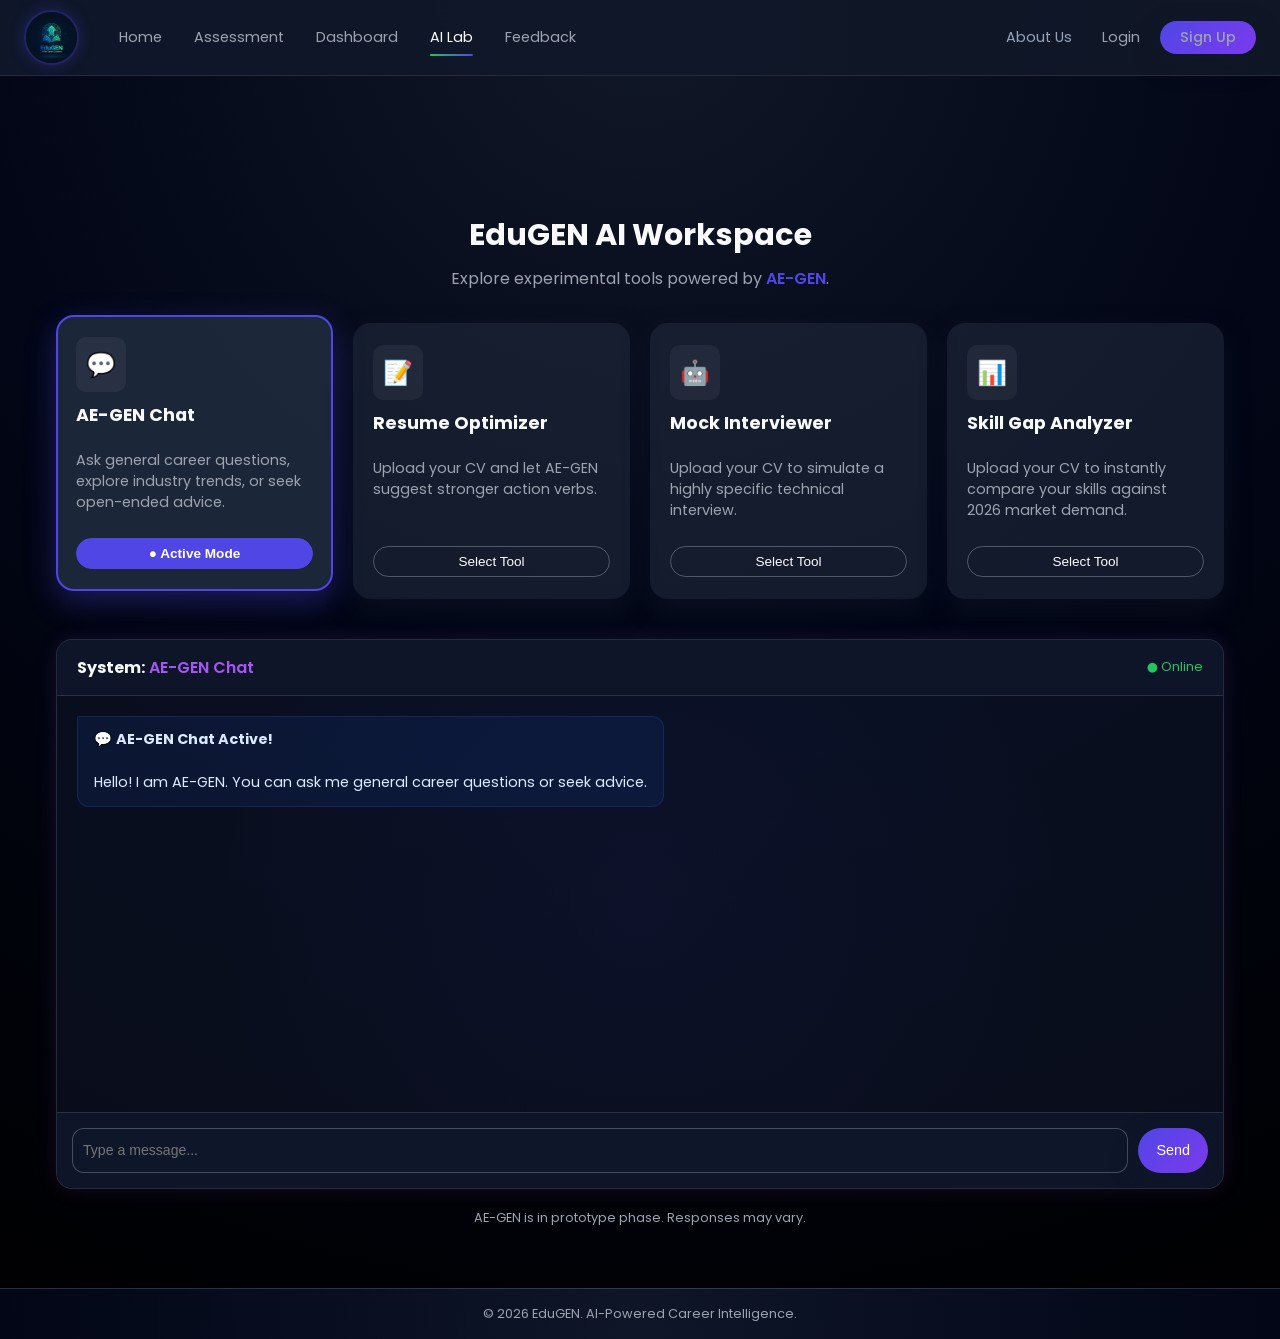
<file: frontend/lab.html>
<!DOCTYPE html>
<html lang="en">
<head>
    <meta charset="UTF-8" />
    <meta name="viewport" content="width=device-width, initial-scale=1.0" />
    <title>AI Lab - EduGEN</title>
    <link rel="stylesheet" href="assets/css/styles.css" />
    <link href="https://fonts.googleapis.com/css2?family=Poppins:wght@300;400;500;600;700&display=swap" rel="stylesheet" />
    <style>
        /* --- LAYOUT FIXES --- */
        body { display: flex; flex-direction: column; min-height: 100vh; }
        main { flex: 1; width: 100%; max-width: 1200px; margin: 0 auto; }

        /* --- LOGO STYLES --- */
        .logo-img { height: 55px; width: auto; border-radius: 50%; object-fit: cover; border: 2px solid rgba(79, 70, 229, 0.3); box-shadow: 0 0 15px rgba(79, 70, 229, 0.3); transition: transform 0.3s ease; }
        .logo-img:hover { transform: scale(1.05); }

        /* --- 4-COLUMN RESPONSIVE GRID FOR TOOLS --- */
        .tools-grid { display: grid; grid-template-columns: repeat(auto-fit, minmax(220px, 1fr)); gap: 20px; margin-bottom: 40px; }

        /* --- AI LAB STYLES --- */
        .chat-interface { display: flex; flex-direction: column; height: 550px; background: rgba(15, 23, 42, 0.6); border: 1px solid rgba(148, 163, 184, 0.2); border-radius: 16px; overflow: hidden; transition: box-shadow 0.3s ease; }
        .chat-header { padding: 15px 20px; background: rgba(15, 23, 42, 0.9); border-bottom: 1px solid rgba(148, 163, 184, 0.2); display: flex; justify-content: space-between; align-items: center; }
        .chat-history { flex: 1; padding: 20px; overflow-y: auto; display: flex; flex-direction: column; gap: 15px; background-image: radial-gradient(circle at center, rgba(79, 70, 229, 0.05) 0%, transparent 70%); scroll-behavior: smooth; }

        /* Chat Bubbles */
        .msg { max-width: 80%; padding: 12px 16px; border-radius: 12px; font-size: 0.9rem; line-height: 1.5; animation: fadeIn 0.3s ease; word-wrap: break-word; }
        @keyframes fadeIn { from { opacity: 0; transform: translateY(10px); } to { opacity: 1; transform: translateY(0); } }
        .msg-ai { align-self: flex-start; background: rgba(37, 99, 235, 0.1); color: #dbeafe; border: 1px solid rgba(37, 99, 235, 0.2); border-top-left-radius: 2px; }
        .msg-user { align-self: flex-end; background: var(--primary); color: white; border-bottom-right-radius: 2px; }

        /* File Attachment & Input Area Styles */
        .chat-input-wrapper { background: rgba(15, 23, 42, 0.9); border-top: 1px solid rgba(148, 163, 184, 0.2); display: flex; flex-direction: column; }
        .attachment-preview { display: none; padding: 10px 20px 0 20px; font-size: 0.85rem; color: #a855f7; font-weight: 500; align-items: center; }
        .remove-file-btn { cursor: pointer; color: #f43f5e; margin-left: 10px; font-weight: bold; background: rgba(244, 63, 94, 0.1); padding: 2px 8px; border-radius: 50%; transition: 0.2s; }
        .remove-file-btn:hover { background: #f43f5e; color: white; }
        
        .chat-input-controls { padding: 15px; display: flex; gap: 10px; align-items: center; }
        .icon-btn { display: flex; align-items: center; justify-content: center; background: rgba(255,255,255,0.05); border: 1px solid rgba(148, 163, 184, 0.3); border-radius: 8px; width: 45px; height: 45px; cursor: pointer; transition: 0.3s; font-size: 1.2rem; }
        .icon-btn:hover { background: rgba(168, 85, 247, 0.2); border-color: #a855f7; }
        
        /* Pulse animation when listening to voice */
        @keyframes pulse-red {
            0% { box-shadow: 0 0 0 0 rgba(244, 63, 94, 0.7); border-color: #f43f5e; background: rgba(244, 63, 94, 0.2); }
            70% { box-shadow: 0 0 0 10px rgba(244, 63, 94, 0); border-color: #f43f5e; background: rgba(244, 63, 94, 0.1); }
            100% { box-shadow: 0 0 0 0 rgba(244, 63, 94, 0); border-color: rgba(148, 163, 184, 0.3); background: rgba(255,255,255,0.05); }
        }
        .mic-listening { animation: pulse-red 1.5s infinite; color: #f43f5e; }

        /* --- TOOL CARD ANIMATIONS & DESIGN --- */
        .tool-card { cursor: pointer; transition: all 0.3s cubic-bezier(0.25, 0.8, 0.25, 1); border: 2px solid transparent; background: rgba(30, 41, 59, 0.6); display: flex; flex-direction: column; }
        .tool-card:hover { transform: translateY(-3px); border-color: rgba(79, 70, 229, 0.4); }
        .tool-card.active-tool { border-color: var(--primary); box-shadow: 0 10px 30px rgba(79, 70, 229, 0.35); transform: translateY(-8px); background: rgba(30, 41, 59, 0.95); }
        .tool-card.active-tool .tool-btn { background: var(--primary); color: white; border-color: var(--primary); font-weight: 600; }
        .tool-icon { font-size: 1.5rem; margin-bottom: 10px; display: inline-block; padding: 10px; background: rgba(255,255,255,0.05); border-radius: 10px; width: fit-content; }
    </style>
</head>
<body>

    <header class="top-nav">
        <div class="logo">
            <img src="assets/picture/logoEdugen.png" alt="EduGEN Logo" class="logo-img" />
        </div>
        <div style="display: flex; justify-content: space-between; flex: 1; align-items: center; width: 100%;">
            <nav class="nav-links" style="margin-left: 40px; gap: 32px;">
                <a href="home.html">Home</a>
                <a href="assessment.html">Assessment</a> 
                <a href="dashboard.html">Dashboard</a>
                <a href="lab.html" class="active">AI Lab</a>
                <a href="feedback.html">Feedback</a>
            </nav>
            <div class="nav-auth" style="display: flex; align-items: center; gap: 20px;">
                <a href="about_us.html" style="color: #94a3b8; text-decoration: none; font-size: 0.9rem; margin-right: 10px;">About Us</a>
                <a href="login.html" id="navLoginLink">Login</a>
                <a href="signup.html" id="navSignupLink" class="btn" style="padding: 6px 20px;">Sign Up</a>
                <a href="job-engine.html" id="navJobs" class="auth-only" style="display:none;">Jobs</a>
                <div class="user-nav auth-only" id="userNavContainer" style="display:none; margin: 0;">
                    <a href="profile.html" id="profileLink">Profile</a>
                    <a href="#" id="logoutLink">Logout</a>
                    <span id="welcomeText" class="welcome-text" style="margin-left: 10px; color: var(--accent);"></span>
                </div>
            </div>
        </div>
    </header>

    <main>
        <section class="section-header" style="margin-top: 40px;">
            <h2>EduGEN AI Workspace</h2>
            <p>Explore experimental tools powered by <span style="color: var(--primary); font-weight: 600;">AE-GEN</span>.</p>
        </section>

        <div class="tools-grid">
            <div class="card tool-card active-tool" id="card-general">
                <span class="tool-icon">💬</span>
                <h3>AE-GEN Chat</h3>
                <p style="flex-grow: 1;">Ask general career questions, explore industry trends, or seek open-ended advice.</p>
                <button class="btn-outline tool-btn" style="margin-top: 10px; width: 100%;">● Active Mode</button>
            </div>
            <div class="card tool-card" id="card-resume">
                <span class="tool-icon">📝</span>
                <h3>Resume Optimizer</h3>
                <p style="flex-grow: 1;">Upload your CV and let AE-GEN suggest stronger action verbs.</p>
                <button class="btn-outline tool-btn" style="margin-top: 10px; width: 100%;">Select Tool</button>
            </div>
            <div class="card tool-card" id="card-interview">
                <span class="tool-icon">🤖</span>
                <h3>Mock Interviewer</h3>
                <p style="flex-grow: 1;">Upload your CV to simulate a highly specific technical interview.</p>
                <button class="btn-outline tool-btn" style="margin-top: 10px; width: 100%;">Select Tool</button>
            </div>
            <div class="card tool-card" id="card-skills">
                <span class="tool-icon">📊</span>
                <h3>Skill Gap Analyzer</h3>
                <p style="flex-grow: 1;">Upload your CV to instantly compare your skills against 2026 market demand.</p>
                <button class="btn-outline tool-btn" style="margin-top: 10px; width: 100%;">Select Tool</button>
            </div>
        </div>

        <div class="chat-interface" id="chatContainer" style="box-shadow: 0 0 20px #a855f720;">
            <div class="chat-header">
                <div>
                    <strong>System:</strong> <span id="systemTitle" style="color: #a855f7; font-weight: 600; transition: color 0.3s;">AE-GEN Chat</span>
                </div>
                <div style="font-size: 0.8rem; color: var(--muted);">
                    <span style="color: var(--accent);">● Online</span>
                </div>
            </div>

            <div class="chat-history" id="chatHistory">
                <div class="msg msg-ai">
                    💬 <strong>AE-GEN Chat Active!</strong> <br><br>Hello! I am AE-GEN. You can ask me general career questions or seek advice.
                </div>
            </div>

            <div class="chat-input-wrapper">
                <div class="attachment-preview" id="attachmentPreview">
                    📎 <span id="attachmentName">my_resume.pdf</span>
                    <span class="remove-file-btn" onclick="removeAttachment()">✕</span>
                </div>
                
                <div class="chat-input-controls">
                    <input type="file" id="cvUpload" accept=".pdf,.doc,.docx,.txt" style="display: none;">
                    
                    <label id="attachBtn" for="cvUpload" class="icon-btn" title="Upload your CV" style="display: none;">
                        📎
                    </label>
                    
                    <button id="micBtn" class="icon-btn" title="Click to speak" style="display: none;">
                        🎤
                    </button>
                    
                    <input type="text" id="aiInput" class="ai-input" placeholder="Type a message..." style="margin: 0; flex: 1; height: 45px;">
                    <button id="sendBtn" class="btn" style="height: 45px;">Send</button>
                </div>
            </div>
        </div>
        
        <div style="margin-top: 20px; text-align: center; color: var(--muted); font-size: 0.8rem;">
            <p>AE-GEN is in prototype phase. Responses may vary.</p>
        </div>
    </main>

    <footer class="footer">
        © 2026 EduGEN. AI-Powered Career Intelligence.
    </footer>

    <script src="assets/js/auth.js"></script>
    <script>
        // --- VOICE RECOGNITION (WEB SPEECH API) ---
        const micBtn = document.getElementById('micBtn');
        const chatInput = document.getElementById("aiInput");
        let isVoiceMode = false;

        const SpeechRecognition = window.SpeechRecognition || window.webkitSpeechRecognition;
        let recognition;

        if (SpeechRecognition) {
            recognition = new SpeechRecognition();
            recognition.continuous = false;
            recognition.interimResults = true; 

            recognition.onstart = function() {
                micBtn.classList.add('mic-listening');
                chatInput.placeholder = "Listening... (watch your words appear here)";
                chatInput.value = "";
            };

            recognition.onresult = function(event) {
                let interimTranscript = '';
                let finalTranscript = '';

                for (let i = event.resultIndex; i < event.results.length; ++i) {
                    if (event.results[i].isFinal) {
                        finalTranscript += event.results[i][0].transcript;
                    } else {
                        interimTranscript += event.results[i][0].transcript;
                    }
                }

                if (interimTranscript !== '') {
                    chatInput.value = interimTranscript;
                }
                
                if (finalTranscript !== '') {
                    chatInput.value = finalTranscript;
                    isVoiceMode = true; 
                    sendMessage(); 
                }
            };

            recognition.onerror = function(event) {
                micBtn.classList.remove('mic-listening');
                chatInput.placeholder = "Type a message or click the mic...";
                console.error("Speech recognition error", event.error);
            };

            recognition.onend = function() {
                micBtn.classList.remove('mic-listening');
                chatInput.placeholder = "Type a message or click the mic...";
            };
        }

        micBtn.addEventListener('click', () => {
            if (recognition) {
                window.speechSynthesis.cancel(); 
                recognition.start();
            } else {
                alert("Voice recognition is not supported in your browser. Please try Google Chrome or Edge.");
            }
        });

        // --- TEXT TO SPEECH LOGIC ---
        function speakResponse(text) {
            if ('speechSynthesis' in window) {
                let cleanText = text.replace(/\*\*(.*?)\*\*/g, '$1'); 
                cleanText = cleanText.replace(/\*/g, ''); 
                cleanText = cleanText.replace(/#/g, '');

                const utterance = new SpeechSynthesisUtterance(cleanText);
                utterance.rate = 1.0;
                utterance.pitch = 1.0;
                
                window.speechSynthesis.speak(utterance);
            }
        }

        // --- FILE ATTACHMENT LOGIC ---
        let attachedFile = null;
        const cvUploadInput = document.getElementById('cvUpload');
        const attachmentPreview = document.getElementById('attachmentPreview');
        const attachmentName = document.getElementById('attachmentName');
        const attachBtn = document.getElementById('attachBtn');

        cvUploadInput.addEventListener('change', function(e) {
            if (e.target.files.length > 0) {
                attachedFile = e.target.files[0];
                attachmentName.textContent = attachedFile.name;
                attachmentPreview.style.display = 'flex';
            }
        });

        function removeAttachment() {
            attachedFile = null;
            cvUploadInput.value = '';
            attachmentPreview.style.display = 'none';
        }

        document.addEventListener("DOMContentLoaded", () => {
            // --- AUTH LOGIC ---
            const loginLink = document.getElementById("navLoginLink");
            const signupLink = document.getElementById("navSignupLink");
            const navJobs = document.getElementById("navJobs");
            const userNavContainer = document.getElementById("userNavContainer");
            const logoutLink = document.getElementById("logoutLink");
            const welcomeText = document.getElementById("welcomeText");

            let user = null;
            try {
                const raw = localStorage.getItem("edugen_user");
                user = raw ? JSON.parse(raw) : null;
            } catch { user = null; }

            if (user && user.name) {
                loginLink.style.display = "none";
                signupLink.style.display = "none";
                navJobs.style.display = "block";
                userNavContainer.style.display = "flex";
                welcomeText.textContent = "Hi, " + user.name;
            } else {
                loginLink.style.display = "block";
                signupLink.style.display = "inline-flex";
                navJobs.style.display = "none";
                userNavContainer.style.display = "none";
            }
            
            logoutLink?.addEventListener("click", (e) => {
                e.preventDefault();
                localStorage.removeItem("edugen_user");
                window.location.href = "home.html";
            });

            // --- CHATBOT & TOOL LOGIC ---
            const chatHistory = document.getElementById("chatHistory");
            const sendBtn = document.getElementById("sendBtn");
            const systemTitle = document.getElementById("systemTitle");
            const chatContainer = document.getElementById("chatContainer");
            
            let currentMode = "chat"; 

            const toolCards = document.querySelectorAll(".tool-card");
            const toolButtons = document.querySelectorAll(".tool-btn");

            function activateToolUI(index, modeName, titleText, titleColor, placeholderText, welcomeMessage) {
                // Shut off any active voice features immediately
                window.speechSynthesis.cancel(); 
                if (recognition) recognition.stop();
                isVoiceMode = false;

                toolCards.forEach((card, i) => {
                    card.classList.remove("active-tool");
                    toolButtons[i].textContent = "Select Tool";
                });

                toolCards[index].classList.add("active-tool");
                toolButtons[index].innerHTML = "● Active Mode";

                currentMode = modeName;
                systemTitle.textContent = titleText;
                systemTitle.style.color = titleColor;
                chatInput.placeholder = placeholderText;
                
                chatContainer.style.boxShadow = `0 0 20px ${titleColor}20`;

                // Handle Attachment Visibility (Hidden for General Chat)
                if (modeName === "chat") {
                    if (attachBtn) attachBtn.style.display = "none";
                    removeAttachment(); 
                } else {
                    if (attachBtn) attachBtn.style.display = "flex";
                }

                // Handle Mic Visibility (ONLY for Interview Mode)
                if (modeName === "interview") {
                    if (micBtn) micBtn.style.display = "flex";
                } else {
                    if (micBtn) micBtn.style.display = "none";
                }

                chatHistory.innerHTML = ""; 
                addMessage(welcomeMessage, false);

                chatContainer.scrollIntoView({ behavior: "smooth", block: "center" });
                setTimeout(() => chatInput.focus(), 500); 
            }

            toolCards[0].addEventListener("click", () => activateToolUI(0, "chat", "AE-GEN Chat", "#a855f7", "Type a general career question...", "💬 **AE-GEN Chat Active!** \n\nHello! You can ask me general career questions or seek advice."));
            toolCards[1].addEventListener("click", () => activateToolUI(1, "resume", "Resume Optimizer", "#fbbf24", "Upload your CV or paste text...", "📝 **Resume Optimizer Active!** \n\nPlease upload your CV (PDF/Doc) or paste your text below."));
            toolCards[2].addEventListener("click", () => activateToolUI(2, "interview", "Mock Interviewer", "#f43f5e", "Enter job role and upload CV...", "🤖 **CrewAI Interview Panel Active!** \n\nEnter your target job role and attach your CV. I will generate a custom interview based on your exact experience! \n\n*(Tip: Click the Microphone to talk to your interviewers!)*"));
            toolCards[3].addEventListener("click", () => activateToolUI(3, "skills", "Skill Gap Analyzer", "#34d399", "Upload your CV to begin...", "📊 **Skill Gap Analyzer Active!** \n\nUpload your CV and tell me your target role. I will compare your current skills against industry standards."));

            function formatAIText(text) {
                let formatted = text.replace(/\*\*(.*?)\*\*/g, '<strong>$1</strong>');
                formatted = formatted.replace(/\n/g, '<br>');
                return formatted;
            }

            function addMessage(text, isUser, filename=null) {
                const msgDiv = document.createElement("div");
                msgDiv.className = isUser ? "msg msg-user" : "msg msg-ai";
                
                let htmlContent = "";
                if (filename) {
                    htmlContent += `<div style="background: rgba(0,0,0,0.2); padding: 5px 10px; border-radius: 6px; margin-bottom: 5px; font-size: 0.8rem;">📎 Attached: ${filename}</div>`;
                }

                if (!isUser) {
                    htmlContent += formatAIText(text);
                } else {
                    htmlContent += text;
                }
                
                msgDiv.innerHTML = htmlContent;
                chatHistory.appendChild(msgDiv);
                chatHistory.scrollTop = chatHistory.scrollHeight; 
            }

            window.sendMessage = async function() {
                const message = chatInput.value.trim();
                
                if (!message && !attachedFile) return; 

                // 1. Instantly lock the inputs so the user cannot double-click
                chatInput.disabled = true;
                if (sendBtn) {
                    sendBtn.disabled = true;
                    sendBtn.style.opacity = "0.5";
                    sendBtn.style.cursor = "not-allowed";
                }

                addMessage(message, true, attachedFile ? attachedFile.name : null);
                
                const fileToSend = attachedFile;
                chatInput.value = ""; 
                removeAttachment(); 

                const loadingId = "loading-" + Date.now();
                const loadingDiv = document.createElement("div");
                loadingDiv.className = "msg msg-ai";
                loadingDiv.id = loadingId;
                loadingDiv.textContent = fileToSend ? "Processing document..." : "Processing your request...";
                loadingDiv.style.opacity = "0.7";
                chatHistory.appendChild(loadingDiv);
                chatHistory.scrollTop = chatHistory.scrollHeight;

                let apiRoute = "https://edugen-full.onrender.com/api/chat";
                if (currentMode === "resume") apiRoute = "https://edugen-full.onrender.com/api/resume";
                if (currentMode === "skills") apiRoute = "https://edugen-full.onrender.com/api/skills";
                if (currentMode === "interview") apiRoute = "https://edugen-full.onrender.com/api/mock_interview";

                const formData = new FormData();
                formData.append('message', message);
                
                if (fileToSend) formData.append('cv_file', fileToSend);

                if (currentMode === "interview") {
                    formData.append('role', message);
                    let userSkills = "General knowledge"; 
                    try {
                        const profile = JSON.parse(localStorage.getItem("edugen_profile"));
                        if (profile && profile.skills) userSkills = profile.skills;
                    } catch (e) { }
                    formData.append('skills', userSkills);
                }

                let currentUser = null;
                try { currentUser = JSON.parse(localStorage.getItem("edugen_user")); } catch(e) {}
                let finalUserId = currentUser ? (currentUser.id || currentUser.user_id || (currentUser.user ? currentUser.user.id : null)) : null;
                if(finalUserId) formData.append('user_id', finalUserId);

                try {
                    const response = await fetch(apiRoute, {
                        method: "POST",
                        body: formData
                    });

                    const data = await response.json();
                    const loadingEl = document.getElementById(loadingId);
                    if (loadingEl) loadingEl.remove();

                    if (data.response) {
                        addMessage(data.response, false);
                        
                        if (isVoiceMode && currentMode === "interview") {
                            speakResponse(data.response);
                            isVoiceMode = false; 
                        }
                    } else {
                        addMessage("Error: " + (data.error || "Something went wrong."), false);
                    }
                } catch (error) {
                    const loadingEl = document.getElementById(loadingId);
                    if (loadingEl) loadingEl.remove();
                    addMessage("Connection error. Ensure your Flask server is running!", false);
                } finally {
                    // 2. UNLOCK the inputs after the AI completely finishes its response or fails
                    chatInput.disabled = false;
                    if (sendBtn) {
                        sendBtn.disabled = false;
                        sendBtn.style.opacity = "1";
                        sendBtn.style.cursor = "pointer";
                    }
                    chatInput.focus(); // Automatically put the cursor back in the box for them
                }
            }

            if(sendBtn) sendBtn.addEventListener("click", () => {
                isVoiceMode = false; 
                sendMessage();
            });
            if(chatInput) {
                chatInput.addEventListener("keypress", (e) => {
                    if (e.key === "Enter") {
                        isVoiceMode = false; 
                        sendMessage();
                    }
                });
            }
        });
    </script>
</body>
</html>
</file>
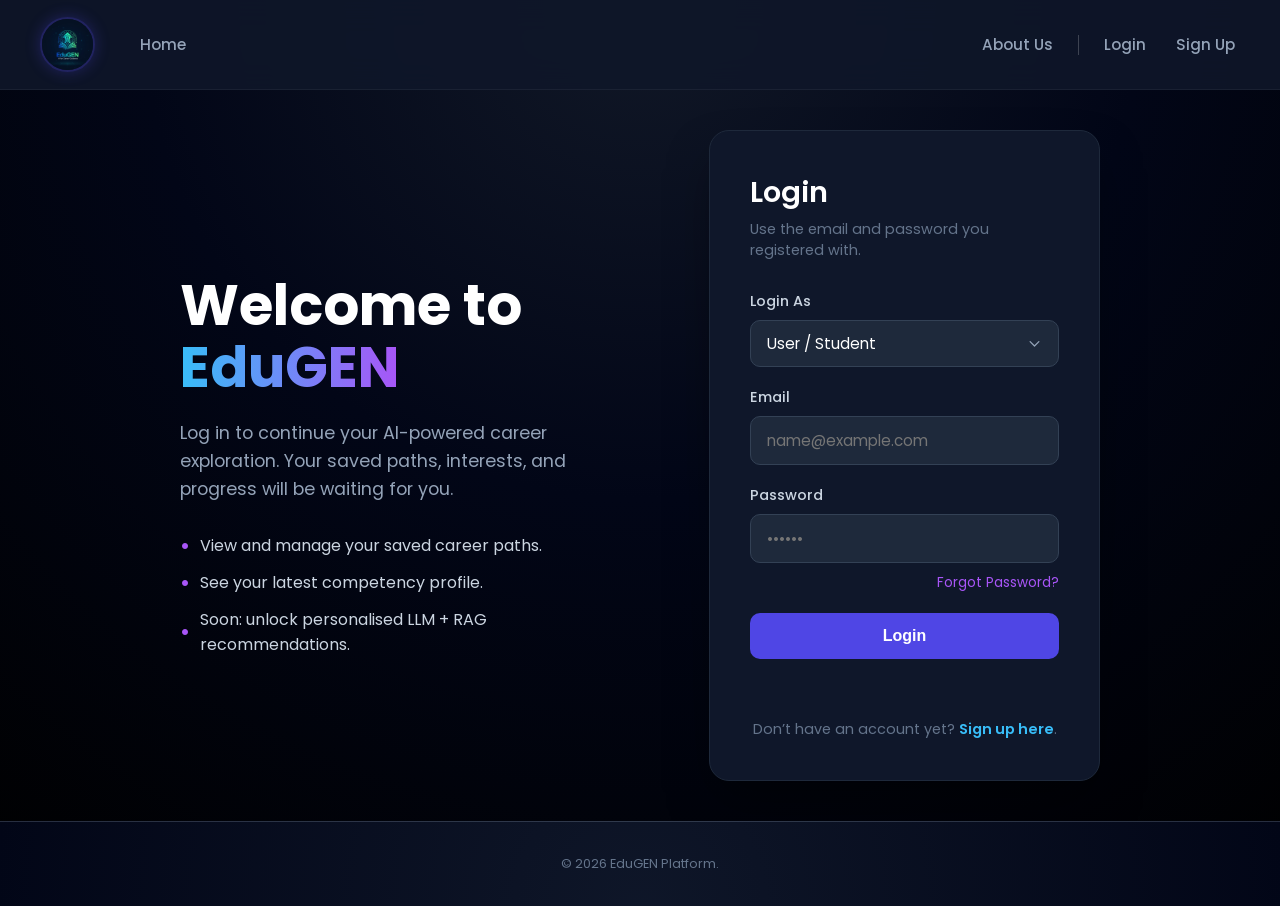
<file: frontend/login.html>
<!DOCTYPE html>
<html lang="en">

<head>
    <meta charset="UTF-8" />
    <meta name="viewport" content="width=device-width, initial-scale=1.0" />
    <title>EduGEN – Login</title>
    <link rel="stylesheet" href="assets/css/styles.css" />
    <link href="https://fonts.googleapis.com/css2?family=Poppins:wght@300;400;500;600;700&display=swap"
        rel="stylesheet" />
    <style>
        /* --- GLOBAL LAYOUT --- */
        body {
            background-color: #020617;
            /* Very dark slate background */
            font-family: 'Poppins', sans-serif;
            margin: 0;
            padding: 0;
            color: #fff;
            display: flex;
            flex-direction: column;
            min-height: 100vh;
        }

        /* =========================================
           NAV BAR STYLES
           ========================================= */
        .top-nav {
            display: flex;
            align-items: center;
            padding: 0 40px;
            height: 90px;
            background: rgba(15, 23, 42, 0.9);
            border-bottom: 1px solid rgba(255, 255, 255, 0.05);
            position: relative;
            z-index: 100;
        }

        .logo-img {
            height: 55px;
            width: auto;
            border-radius: 50%;
            object-fit: cover;
            border: 2px solid rgba(79, 70, 229, 0.3);
            box-shadow: 0 0 15px rgba(79, 70, 229, 0.3);
            transition: transform 0.3s ease;
        }

        .logo-img:hover {
            transform: scale(1.05);
        }

        /* Links (Login, Home, etc.) */
        .nav-links a,
        .nav-auth a:not(.btn-signup) {
            text-decoration: none;
            color: #94a3b8;
            font-weight: 500;
            font-size: 0.95rem;
            position: relative;
            transition: color 0.3s;
            display: inline-block;
            margin: 0 5px;
        }

        .nav-links a:hover,
        .nav-auth a:not(.btn-signup):hover {
            color: white;
        }

        /* Green Underline Animation for standard links */
        .nav-links a::after,
        .nav-auth a:not(.btn-signup):after {
            content: '';
            position: absolute;
            bottom: -6px;
            left: 0;
            width: 0%;
            height: 2px;
            background: linear-gradient(90deg, #22c55e, #6366f1);
            transition: width 0.3s ease-in-out;
            box-shadow: 0 0 10px rgba(34, 197, 94, 0.5);
        }

        .nav-links a:hover::after,
        .nav-auth a:not(.btn-signup):hover::after {
            width: 100%;
        }

        /* --- BUTTON STYLING (SLEEK PILL SHAPE) --- */
        .btn-signup {
            background: #4f46e5;
            color: white !important;
            padding: 8px 24px;
            border-radius: 30px;
            font-weight: 600;
            text-decoration: none !important;
            transition: background 0.3s, transform 0.3s;
            box-shadow: 0 4px 15px rgba(79, 70, 229, 0.4);
            display: inline-flex;
            align-items: center;
            justify-content: center;
        }

        .btn-signup:hover {
            background: #4338ca;
            transform: translateY(-2px);
        }

        /* =========================================
           LOGIN PAGE DESIGN
           ========================================= */
        .page-shell {
            flex: 1;
            display: flex;
            align-items: center;
            justify-content: center;
            padding: 40px 20px;
        }

        .login-container {
            display: grid;
            grid-template-columns: 1.2fr 1fr;
            gap: 60px;
            max-width: 1200px;
            width: 100%;
            align-items: center;
        }

        .welcome-section {
            padding-right: 20px;
        }

        .welcome-title {
            font-size: 3.5rem;
            font-weight: 700;
            margin-bottom: 20px;
            line-height: 1.1;
        }

        .text-gradient {
            background: linear-gradient(90deg, #38bdf8, #a855f7);
            -webkit-background-clip: text;
            background-clip: text;
            -webkit-text-fill-color: transparent;
            color: transparent;
        }

        .welcome-desc {
            color: #94a3b8;
            font-size: 1.1rem;
            line-height: 1.6;
            margin-bottom: 30px;
            max-width: 90%;
        }

        .feature-list {
            list-style: none;
            padding: 0;
            display: flex;
            flex-direction: column;
            gap: 12px;
        }

        .feature-list li {
            color: #cbd5e1;
            display: flex;
            align-items: center;
            font-size: 1rem;
        }

        .feature-list li::before {
            content: '•';
            color: #a855f7;
            font-size: 1.5rem;
            margin-right: 10px;
            line-height: 0;
        }

        .login-card {
            background-color: #0f172a;
            border: 1px solid #1e293b;
            border-radius: 20px;
            padding: 40px;
            box-shadow: 0 25px 50px -12px rgba(0, 0, 0, 0.5);
        }

        .login-header {
            margin-bottom: 30px;
        }

        .login-header h2 {
            font-size: 1.8rem;
            font-weight: 600;
            margin: 0;
        }

        .login-header p {
            color: #64748b;
            font-size: 0.9rem;
            margin-top: 5px;
        }

        .form-group {
            margin-bottom: 20px;
        }

        .form-label {
            display: block;
            color: #cbd5e1;
            font-size: 0.9rem;
            margin-bottom: 8px;
            font-weight: 500;
        }

        .form-input {
            width: 100%;
            padding: 12px 16px;
            background-color: #1e293b;
            border: 1px solid #334155;
            border-radius: 10px;
            color: #fff;
            font-family: 'Poppins', sans-serif;
            font-size: 0.95rem;
            box-sizing: border-box;
            transition: border-color 0.2s;
        }

        .form-input:focus {
            outline: none;
            border-color: #8b5cf6;
            background-color: #1e293b;
        }

        select.form-input {
            appearance: none;
            background-image: url("data:image/svg+xml,%3Csvg xmlns='http://www.w3.org/2000/svg' fill='none' viewBox='0 0 24 24' stroke='%2394a3b8'%3E%3Cpath stroke-linecap='round' stroke-linejoin='round' stroke-width='2' d='M19 9l-7 7-7-7'%3E%3C/path%3E%3C/svg%3E");
            background-repeat: no-repeat;
            background-position: right 1rem center;
            background-size: 1em;
        }

        .forgot-link {
            display: block;
            text-align: right;
            color: #a855f7;
            font-size: 0.85rem;
            text-decoration: none;
            margin-top: -10px;
            margin-bottom: 20px;
        }

        .forgot-link:hover {
            text-decoration: underline;
        }

        /* Main Login Button */
        .btn-submit {
            width: 100%;
            padding: 14px;
            background: #4f46e5;
            border: none;
            border-radius: 10px;
            color: white;
            font-weight: 600;
            font-size: 1rem;
            cursor: pointer;
            transition: background 0.2s, transform 0.2s;
        }

        .btn-submit:hover {
            background: #4338ca;
            transform: translateY(-2px);
        }

        .signup-text {
            text-align: center;
            margin-top: 25px;
            color: #64748b;
            font-size: 0.9rem;
        }

        .signup-text a {
            color: #38bdf8;
            text-decoration: none;
            font-weight: 600;
        }

        .signup-text a:hover {
            text-decoration: underline;
        }

        @media (max-width: 900px) {
            .login-container {
                grid-template-columns: 1fr;
                gap: 40px;
            }

            .welcome-section {
                text-align: center;
                padding-right: 0;
            }

            .welcome-desc {
                margin: 0 auto 30px auto;
            }

            .feature-list {
                align-items: center;
            }

            .top-nav {
                padding: 0 20px;
            }
        }
    </style>
</head>

<body>

    <header class="top-nav">
        <div class="logo">
            <img src="assets/picture/logoEdugen.png" alt="EduGEN Logo" class="logo-img" />
        </div>

        <div style="display: flex; justify-content: space-between; flex: 1; align-items: center; width: 100%;">
            <nav class="nav-links" style="margin-left: 40px; gap: 32px;">
                <a href="home.html">Home</a>
                <a href="assessment.html" id="navAssessment" style="display:none;">Assessment</a>
                <a href="dashboard.html" id="navDashboard" style="display:none;">Dashboard</a>
                <a href="lab.html" id="navAiLab" style="display:none;">AI Lab</a>
            </nav>

            <div class="nav-auth" style="display: flex; align-items: center; gap: 20px;">
                <a href="about_us.html">About Us</a>
                <span style="width: 1px; height: 20px; background: rgba(255,255,255,0.2);"></span>

                <a href="login.html" id="navLoginLink">Login</a>
                <a href="signup.html" id="navSignupLink">Sign Up</a>
            </div>
        </div>
    </header>

    <main class="page-shell">
        <div class="login-container">
            <div class="welcome-section">
                <h1 class="welcome-title">
                    Welcome  to <span class="text-gradient">EduGEN</span>
                </h1>
                <p class="welcome-desc">
                    Log in to continue your AI-powered career exploration.
                    Your saved paths, interests, and progress will be waiting for you.
                </p>
                <ul class="feature-list">
                    <li>View and manage your saved career paths.</li>
                    <li>See your latest competency profile.</li>
                    <li>Soon: unlock personalised LLM + RAG recommendations.</li>
                </ul>
            </div>

            <div class="login-wrapper">
                <article class="login-card">
                    <div class="login-header">
                        <h2>Login</h2>
                        <p>Use the email and password you registered with.</p>
                    </div>
                    <form id="loginForm">
                        <div class="form-group">
                            <label class="form-label">Login As</label>
                            <select id="loginRole" class="form-input">
                                <option value="user">User / Student</option>
                                <option value="admin">Administrator</option>
                            </select>
                        </div>
                        <div class="form-group">
                            <label class="form-label">Email</label>
                            <input type="email" id="loginEmail" class="form-input" placeholder="name@example.com"
                                required autocomplete="username" />
                        </div>
                        <div class="form-group">
                            <label class="form-label">Password</label>
                            <input type="password" id="loginPassword" class="form-input" placeholder="••••••" required
                                autocomplete="current-password" />
                        </div>
                        <a href="forgot-password.html" class="forgot-link">Forgot Password?</a>
                        <button type="submit" class="btn-submit">Login</button>
                        <p id="loginMessage"
                            style="margin-top:15px; min-height: 20px; color: #ef4444; font-size: 0.9rem; text-align: center;">
                        </p>
                    </form>
                    <div class="signup-text">
                        Don’t have an account yet? <a href="signup.html">Sign up here</a>.
                    </div>
                </article>
            </div>
        </div>
    </main>

    <footer class="footer" style="text-align: center; padding: 20px; color: #64748b; margin-top: auto;">
        <p>© <span id="currentYear"></span> EduGEN Platform.</p>
    </footer>

    <script>
        document.addEventListener("DOMContentLoaded", () => {
            const yearEl = document.getElementById("currentYear");
            if (yearEl) yearEl.textContent = new Date().getFullYear();

            // --- Authentication Link Visibility Logic ---
            const navAssessment = document.getElementById("navAssessment");
            const navDashboard = document.getElementById("navDashboard");
            const navAiLab = document.getElementById("navAiLab");
            const navLoginLink = document.getElementById("navLoginLink");
            const navSignupLink = document.getElementById("navSignupLink");

            let user = null;
            try { user = JSON.parse(localStorage.getItem("edugen_user")); } catch {}

            if (user && user.name) {
                // User is already logged in! Redirect them to the dashboard
                window.location.href = "dashboard.html";
            } else {
                // Ensure protected links stay hidden if not logged in
                if (navAssessment) navAssessment.style.display = "none";
                if (navDashboard) navDashboard.style.display = "none";
                if (navAiLab) navAiLab.style.display = "none";
            }
        });
    </script>
    <script src="assets/js/auth.js"></script>
</body>

</html>
</file>
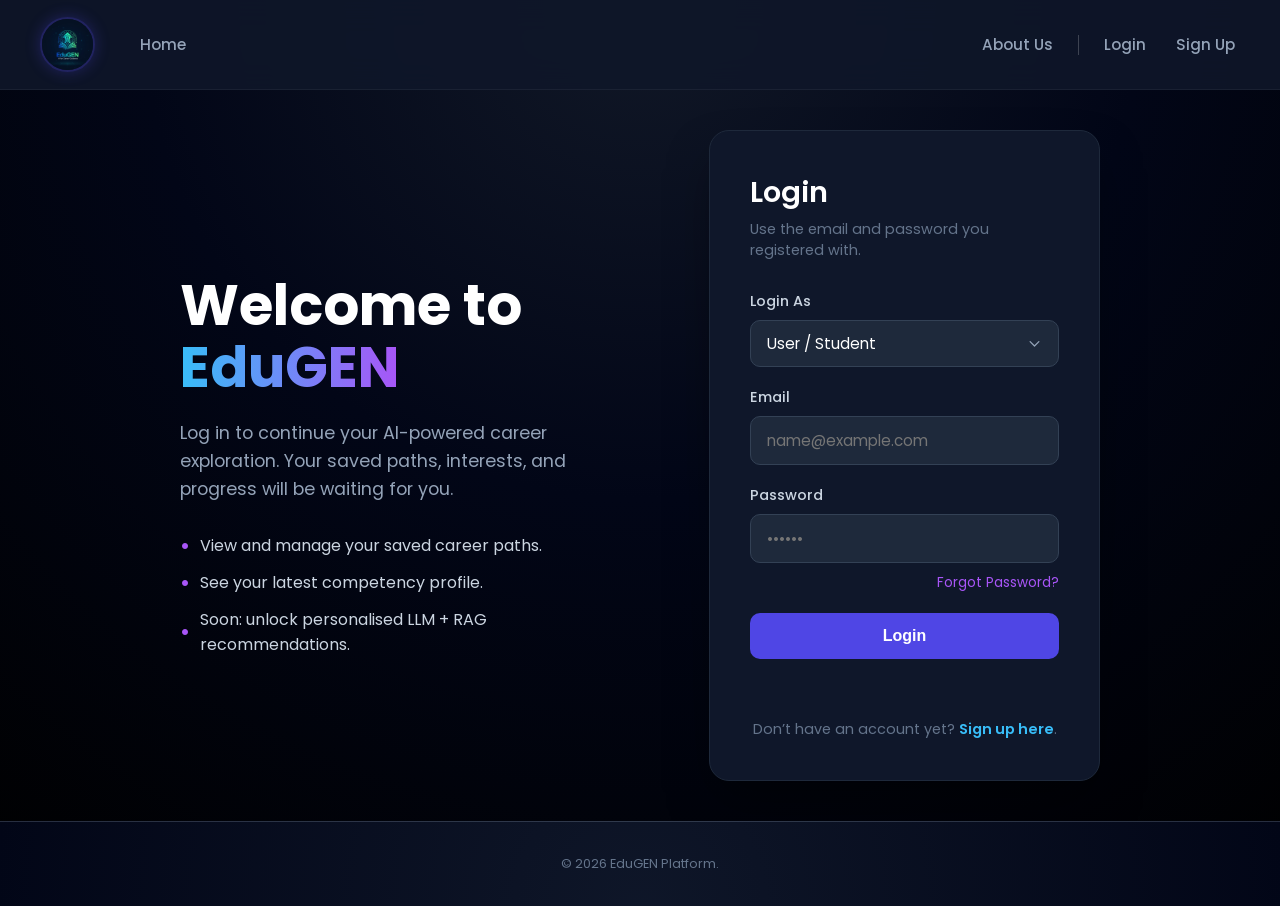
<file: frontend/profile.html>
<!DOCTYPE html>
<html lang="en">
<head>
    <meta charset="UTF-8" />
    <meta name="viewport" content="width=device-width, initial-scale=1.0" />
    <title>EduGEN – Profile</title>
    <link rel="stylesheet" href="assets/css/styles.css" />
    <link href="https://fonts.googleapis.com/css2?family=Poppins:wght@300;400;500;600;700&display=swap" rel="stylesheet" />
    <style>
        /* --- GLOBAL LAYOUT --- */
        body {
            background-color: #020617; 
            font-family: 'Poppins', sans-serif;
            margin: 0; padding: 0;
            color: #fff;
        }

        /* --- HEADER STYLES --- */
        .top-nav {
            display: flex; align-items: center; 
            padding: 0 40px; height: 90px;
            background: rgba(15, 23, 42, 0.9);
            border-bottom: 1px solid rgba(255,255,255,0.05);
            position: relative; z-index: 100;
        }

        .logo-img {
            height: 55px; width: auto; border-radius: 50%; object-fit: cover;
            border: 2px solid rgba(79, 70, 229, 0.3); box-shadow: 0 0 15px rgba(79, 70, 229, 0.3);
            transition: transform 0.3s ease;
        }
        .logo-img:hover { transform: scale(1.05); }

        .nav-links a, .nav-auth a, .user-nav a {
            text-decoration: none;
            color: #94a3b8;
            font-weight: 500; font-size: 0.95rem;
            position: relative;
            transition: color 0.3s;
            padding-bottom: 5px;
            display: inline-block;
        }

        .nav-links a:hover, .nav-auth a:hover, .user-nav a:hover { color: white; }

        .nav-links a::after, .nav-auth a::after, .user-nav a::after {
            content: '';
            position: absolute;
            bottom: -6px; left: 0;
            width: 0%; height: 2px;
            background: linear-gradient(90deg, #22c55e, #6366f1);
            transition: width 0.3s ease-in-out;
            box-shadow: 0 0 10px rgba(34, 197, 94, 0.5);
        }

        .nav-links a:hover::after, .nav-auth a:hover::after, .user-nav a:hover::after { width: 100%; }
        a.active { color: white !important; font-weight: 600; }
        a.active::after { width: 100% !important; }

        /* --- PROFILE CARD STYLES --- */
        .page-shell { padding-top: 50px; max-width: 1000px; margin: 0 auto; width: 90%; padding-bottom: 80px; }

        .creative-card {
            background: rgba(30, 41, 59, 0.6);
            backdrop-filter: blur(12px);
            border: 1px solid rgba(255, 255, 255, 0.08);
            border-radius: 24px;
            padding: 40px;
            box-shadow: 0 20px 50px rgba(0, 0, 0, 0.5);
            position: relative;
            overflow: hidden;
            margin-top: 30px;
        }

        .form-content { position: relative; z-index: 1; }

        /* Form Controls */
        .modern-input-group { margin-bottom: 24px; }
        .modern-label { display: block; font-size: 0.85rem; color: #94a3b8; margin-bottom: 10px; font-weight: 500; letter-spacing: 0.5px; }
        
        .modern-input, .modern-select, .modern-textarea {
            width: 100%; background: rgba(15, 23, 42, 0.6);
            border: 1px solid rgba(148, 163, 184, 0.2); color: #fff;
            padding: 14px 18px; border-radius: 12px;
            font-family: 'Poppins', sans-serif; font-size: 0.95rem; transition: all 0.3s ease;
            box-sizing: border-box;
        }
        .modern-input:focus, .modern-select:focus, .modern-textarea:focus {
            outline: none; border-color: #38bdf8;
            box-shadow: 0 0 15px rgba(56, 189, 248, 0.2); background: rgba(30, 41, 59, 0.8);
        }

        /* Domain Selection */
        .domain-grid { display: flex; flex-wrap: wrap; gap: 10px; margin-top: 10px; }
        .domain-checkbox { display: none; }
        .domain-chip {
            padding: 10px 18px; background: rgba(255, 255, 255, 0.05);
            border: 1px solid rgba(255, 255, 255, 0.1); border-radius: 50px;
            font-size: 0.85rem; color: #cbd5e1; cursor: pointer; transition: all 0.3s ease;
            user-select: none; display: flex; align-items: center; gap: 8px;
        }
        .domain-checkbox:checked + .domain-chip {
            background: linear-gradient(135deg, #4f46e5, #a855f7);
            border-color: transparent; color: white;
            box-shadow: 0 4px 15px rgba(124, 58, 237, 0.4); font-weight: 600;
        }

        .form-divider { height: 1px; background: linear-gradient(90deg, transparent, rgba(148, 163, 184, 0.2), transparent); margin: 35px 0; }
        .grid-2 { display: grid; grid-template-columns: 1fr 1fr; gap: 24px; }
        @media(max-width: 700px) { .grid-2 { grid-template-columns: 1fr; } }

        .save-btn {
            width: 100%; padding: 16px; font-size: 1.1rem; font-weight: 600;
            background: linear-gradient(135deg, #6366f1, #a855f7);
            color: white; border: none; border-radius: 14px;
            cursor: pointer; transition: all 0.3s ease;
            box-shadow: 0 10px 20px rgba(99, 102, 241, 0.2);
        }
        .save-btn:hover {
            transform: translateY(-2px);
            box-shadow: 0 15px 25px rgba(99, 102, 241, 0.4);
        }
        .save-btn:active { transform: translateY(0); }

        #profileMessage {
            margin-top: 20px; text-align: center; font-weight: 500;
            padding: 12px; border-radius: 10px; display: none;
            animation: fadeIn 0.4s ease;
        }
        @keyframes fadeIn { from { opacity: 0; } to { opacity: 1; } }
    </style>
</head>
<body>

    <header class="top-nav">
        <div class="logo">
            <img src="assets/picture/logoEdugen.png" alt="EduGEN Logo" class="logo-img" />
        </div>
        
        <div style="display: flex; justify-content: space-between; flex: 1; align-items: center; width: 100%;">
            <nav class="nav-links" style="margin-left: 40px; gap: 32px;">
                <a href="home.html">Home</a>
                <a href="assessment.html">Assessment</a> 
                <a href="dashboard.html">Dashboard</a>
                <a href="lab.html">AI Lab</a>
                <a href="feedback.html">Feedback</a>
            </nav>

            <div class="nav-auth" style="display: flex; align-items: center; gap: 20px;">
                <a href="about_us.html" style="color: #94a3b8;">About Us</a>
                <span style="width: 1px; height: 20px; background: rgba(255,255,255,0.2);"></span> 
                
                <a href="job-engine.html" id="navJobs" class="auth-only" style="display:none;">Jobs</a>
                
                <div class="user-nav auth-only" id="userNavContainer" style="display:none; margin: 0; gap: 20px; align-items: center;">
                    <a href="profile.html" id="profileLink" class="active">Profile</a>
                    <a href="#" id="logoutLink">Logout</a>
                    <span id="welcomeText" class="welcome-text" style="margin-left: 10px; color: #22c55e; font-weight:600;"></span>
                </div>
            </div>
        </div>
    </header>

    <main class="page-shell">
        <section class="section-header" style="text-align:center; margin-bottom: 40px;">
            <h1 style="font-size: 2.6rem; margin-bottom: 10px;">Your <span style="color: #38bdf8;">Profile</span></h1>
            <p style="color: #94a3b8; font-size: 1.1rem;">Sync your expertise and interests with the AE-GEN engine.</p>
        </section>

        <section class="creative-card" style="max-width:850px; margin:auto;">
            <div class="form-content">
                <form id="profileForm">
                    <div class="grid-2">
                        <div class="modern-input-group">
                            <label class="modern-label">Full Name</label>
                            <input type="text" id="pfName" class="modern-input" readonly style="opacity: 0.7; cursor: not-allowed;" />
                        </div>
                        <div class="modern-input-group">
                            <label class="modern-label">Age</label>
                            <input type="number" id="pfAge" class="modern-input" min="15" max="65" required placeholder="e.g. 21" />
                        </div>
                    </div>

                    <div class="modern-input-group">
                        <label class="modern-label">Academic Milestone</label>
                        <select id="pfLevel" class="modern-select">
                            <option value="secondary">Secondary School</option>
                            <option value="pre-u">Foundation / Matriculation</option>
                            <option value="undergrad">Undergraduate Degree</option>
                            <option value="postgrad">Postgraduate Studies</option>
                            <option value="working">Professional / Working Adult</option>
                        </select>
                    </div>

                    <div class="form-divider"></div>

                    <div class="modern-input-group">
                        <label class="modern-label" style="font-size: 1rem; color: #fff; margin-bottom: 15px;">Target Clusters</label>
                        <div class="domain-grid">
                            <label><input type="checkbox" name="domain" value="data-ai" class="domain-checkbox"><span class="domain-chip">🤖 AI & Data</span></label>
                            <label><input type="checkbox" name="domain" value="software" class="domain-checkbox"><span class="domain-chip">💻 Software Eng.</span></label>
                            <label><input type="checkbox" name="domain" value="business" class="domain-checkbox"><span class="domain-chip">📈 Finance/Biz</span></label>
                            <label><input type="checkbox" name="domain" value="creative" class="domain-checkbox"><span class="domain-chip">🎨 Design/UX</span></label>
                            <label><input type="checkbox" name="domain" value="people" class="domain-checkbox"><span class="domain-chip">👥 Social/HR</span></label>
                            <label><input type="checkbox" name="domain" value="marketing" class="domain-checkbox"><span class="domain-chip">📢 Marketing</span></label>
                        </div>
                    </div>

                    <div class="form-divider"></div>

                    <div class="modern-input-group">
                        <label class="modern-label">Working Style Personality</label>
                        <select id="pfWorkStyle" class="modern-select">
                            <option value="structured">Highly Structured / Logical</option>
                            <option value="creative">Creative / Agile</option>
                            <option value="social">Collaborative / People-First</option>
                        </select>
                    </div>

                    <div class="grid-2">
                        <div class="modern-input-group">
                            <label class="modern-label">Soft Strengths</label>
                            <textarea id="pfStrengths" class="modern-textarea" rows="3" placeholder="e.g. Analytical Thinking, Communication..."></textarea>
                        </div>
                        <div class="modern-input-group">
                            <label class="modern-label">Technical Toolkit</label>
                            <textarea id="pfSkills" class="modern-textarea" rows="3" placeholder="e.g. Python, SQL, Figma, Git..."></textarea>
                        </div>
                    </div>

                    <div class="modern-input-group">
                        <label class="modern-label">Professional Bio / Career Goals</label>
                        <textarea id="pfAbout" class="modern-textarea" rows="4" placeholder="Briefly describe your career aspirations..."></textarea>
                    </div>

                    <button type="submit" class="save-btn" id="saveBtn">Save & Sync Profile</button>
                    <div id="profileMessage"></div>
                </form>
            </div>
        </section>
    </main>

    <footer style="text-align: center; padding: 40px; color: #64748b; font-size: 0.9rem;">
        <p>© 2026 EduGEN. AI-Powered Career Intelligence.</p>
    </footer>

    <script>
        document.addEventListener("DOMContentLoaded", async () => {
            const user = JSON.parse(localStorage.getItem("edugen_user") || "null");
            const msg = document.getElementById("profileMessage");
            const saveBtn = document.getElementById("saveBtn");

            // --- REDIRECT IF GUEST ---
            if (!user || !user.id) {
                alert("Please log in to customize your profile.");
                window.location.href = "login.html";
                return;
            }

            // --- UI AUTH SYNC ---
            document.getElementById("navJobs").style.display = "block";
            document.getElementById("userNavContainer").style.display = "flex";
            document.getElementById("welcomeText").textContent = "Hi, " + user.name;
            document.getElementById("pfName").value = user.name;

            // Logout Logic
            document.getElementById("logoutLink").addEventListener("click", () => {
                localStorage.removeItem("edugen_user");
                window.location.href = "home.html";
            });

            // --- FETCH DATA FROM MYSQL ---
            try {
                const response = await fetch(`https://edugen-full.onrender.com/api/profile/${user.id}`);
                const data = await response.json();
                
                if (data.success && data.profile) {
                    const p = data.profile;
                    document.getElementById("pfAge").value = p.age || "";
                    document.getElementById("pfLevel").value = p.academic_level || "undergrad";
                    document.getElementById("pfWorkStyle").value = p.work_style || "structured";
                    document.getElementById("pfStrengths").value = p.strengths || "";
                    document.getElementById("pfSkills").value = p.skills || "";
                    document.getElementById("pfAbout").value = p.about || "";

                    if (p.domains) {
                        p.domains.split(',').forEach(dom => {
                            const cb = document.querySelector(`input[name="domain"][value="${dom}"]`);
                            if(cb) cb.checked = true;
                        });
                    }
                }
            } catch (err) { console.error("Database fetch error:", err); }

            // --- SAVE TO MYSQL ---
            document.getElementById("profileForm").addEventListener("submit", async (e) => {
                e.preventDefault();
                saveBtn.textContent = "Syncing with Database...";
                saveBtn.disabled = true;

                const selectedDomains = Array.from(document.querySelectorAll('input[name="domain"]:checked')).map(cb => cb.value);
                const profileData = {
                    user_id: user.id,
                    age: document.getElementById("pfAge").value,
                    academicLevel: document.getElementById("pfLevel").value,
                    preferredDomains: selectedDomains,
                    workStyle: document.getElementById("pfWorkStyle").value,
                    strengths: document.getElementById("pfStrengths").value,
                    skills: document.getElementById("pfSkills").value,
                    about: document.getElementById("pfAbout").value
                };

                try {
                    const res = await fetch("https://edugen-full.onrender.com/api/profile", {
                        method: "POST",
                        headers: { "Content-Type": "application/json" },
                        body: JSON.stringify(profileData)
                    });
                    const result = await res.json();

                    if (result.success) {
                        // Keep local storage updated for instant UI changes on other pages
                        localStorage.setItem("edugen_profile", JSON.stringify(profileData));
                        
                        msg.textContent = "Profile successfully synced to MySQL! ☁️";
                        msg.style.display = "block";
                        msg.style.background = "rgba(16, 185, 129, 0.1)";
                        msg.style.color = "#10b981";
                    }
                } catch (err) {
                    msg.textContent = "Sync failed. Check if Flask server is online.";
                    msg.style.display = "block";
                    msg.style.background = "rgba(244, 63, 94, 0.1)";
                    msg.style.color = "#f43f5e";
                } finally {
                    saveBtn.textContent = "Save & Sync Profile";
                    saveBtn.disabled = false;
                    setTimeout(() => { msg.style.display = "none"; }, 4000);
                }
            });
        });
    </script>
</body>
</html>
</file>
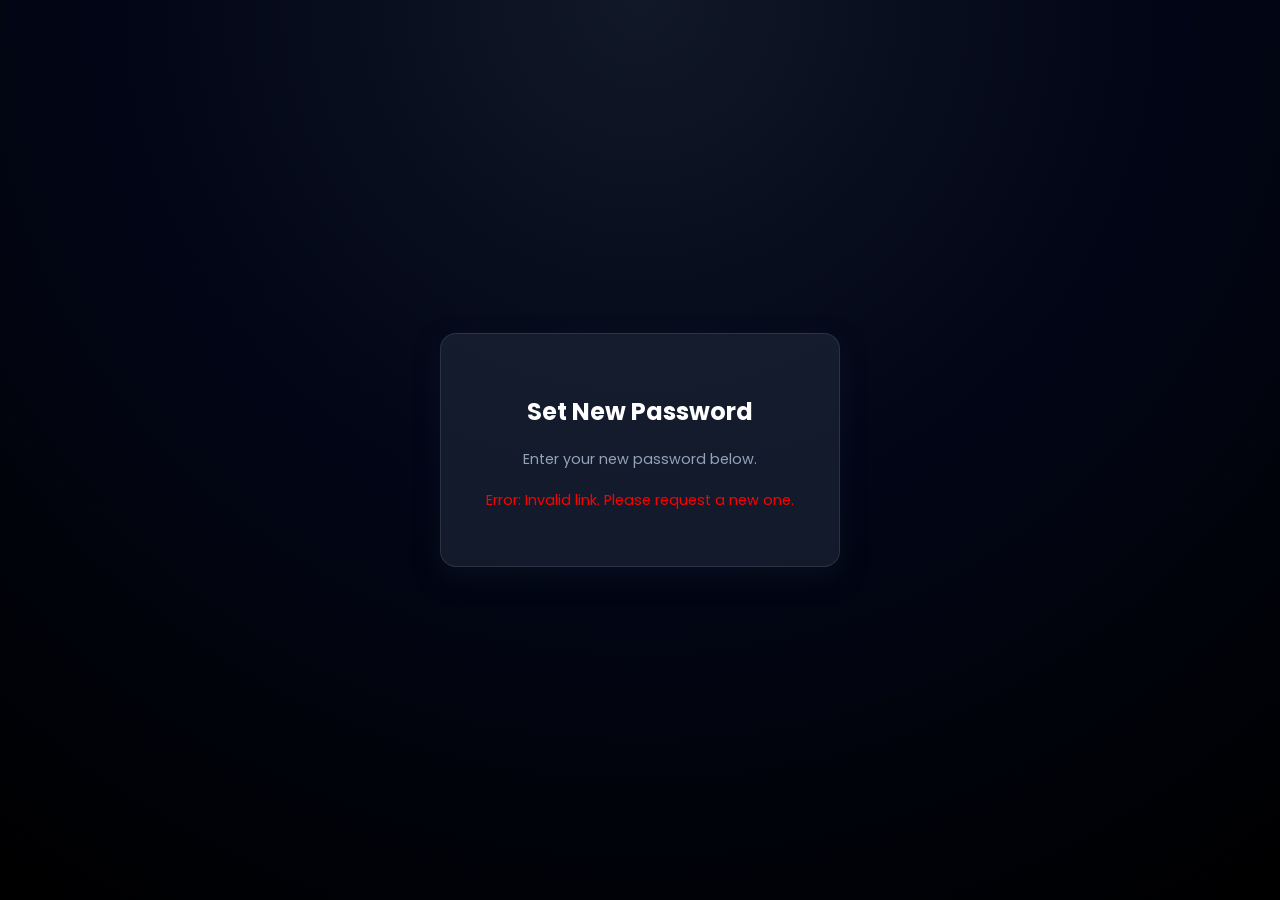
<file: frontend/reset-password.html>
<!DOCTYPE html>
<html lang="en">
<head>
    <meta charset="UTF-8">
    <title>EduGEN – Set New Password</title>
    <link rel="stylesheet" href="assets/css/styles.css">
    <link href="https://fonts.googleapis.com/css2?family=Poppins:wght@300;400;500;600;700&display=swap" rel="stylesheet">
    <style>
        /* Backup styles in case CSS fails */
        body { background-color: #0f172a; color: white; font-family: 'Poppins', sans-serif; display: flex; justify-content: center; align-items: center; height: 100vh; margin: 0; }
        .card { background: rgba(30, 41, 59, 0.6); padding: 40px; border-radius: 16px; border: 1px solid rgba(255,255,255,0.1); width: 100%; max-width: 400px; text-align: center; }
        input { width: 100%; padding: 12px; margin: 10px 0; background: #1e293b; border: 1px solid #334155; color: white; border-radius: 8px; box-sizing: border-box;}
        .btn { width: 100%; padding: 12px; background: #6366f1; color: white; border: none; border-radius: 8px; cursor: pointer; font-weight: bold; margin-top: 10px; }
        .btn:hover { background: #4f46e5; }
    </style>
</head>
<body>

    <div class="card">
        <h2>Set New Password</h2>
        <p style="color:#94a3b8; font-size: 0.9rem; margin-bottom: 20px;">Enter your new password below.</p>

        <form id="newPasswordForm">
            <input type="password" id="newPassword" placeholder="New Password" required>
            <input type="password" id="confirmPassword" placeholder="Confirm New Password" required>
            <button type="submit" class="btn">Update Password</button>
        </form>

        <p id="msg" style="margin-top: 20px; font-size: 0.9rem;"></p>
        <a href="login.html" id="loginLink" style="display:none; color: #a855f7; text-decoration: none; margin-top: 15px;">Go to Login</a>
    </div>

    <script>
        // 1. Get Token from URL
        const urlParams = new URLSearchParams(window.location.search);
        const token = urlParams.get('token');
        const msg = document.getElementById("msg");
        const loginLink = document.getElementById("loginLink");

        if (!token) {
            msg.textContent = "Error: Invalid link. Please request a new one.";
            msg.style.color = "red";
            document.getElementById("newPasswordForm").style.display = "none";
        }

        // 2. Handle Form Submit
        document.getElementById("newPasswordForm").addEventListener("submit", async (e) => {
            e.preventDefault();
            const p1 = document.getElementById("newPassword").value;
            const p2 = document.getElementById("confirmPassword").value;

            if (p1 !== p2) {
                msg.textContent = "Passwords do not match!";
                msg.style.color = "red";
                return;
            }

            msg.textContent = "Updating...";
            msg.style.color = "#94a3b8";

            try {
                // Send to Backend
                const res = await fetch("https://edugen-full.onrender.com/reset-password-confirm", {
                    method: "POST",
                    headers: { "Content-Type": "application/json" },
                    body: JSON.stringify({ token: token, new_password: p1 })
                });

                const data = await res.json();

                if (data.success) {
                    msg.textContent = "Success! Your password has been changed.";
                    msg.style.color = "#22c55e";
                    document.getElementById("newPasswordForm").style.display = "none";
                    loginLink.style.display = "block";
                } else {
                    msg.textContent = data.message;
                    msg.style.color = "red";
                }
            } catch (err) {
                console.error(err);
                msg.textContent = "Network Error.";
                msg.style.color = "red";
            }
        });
    </script>
</body>
</html>
</file>
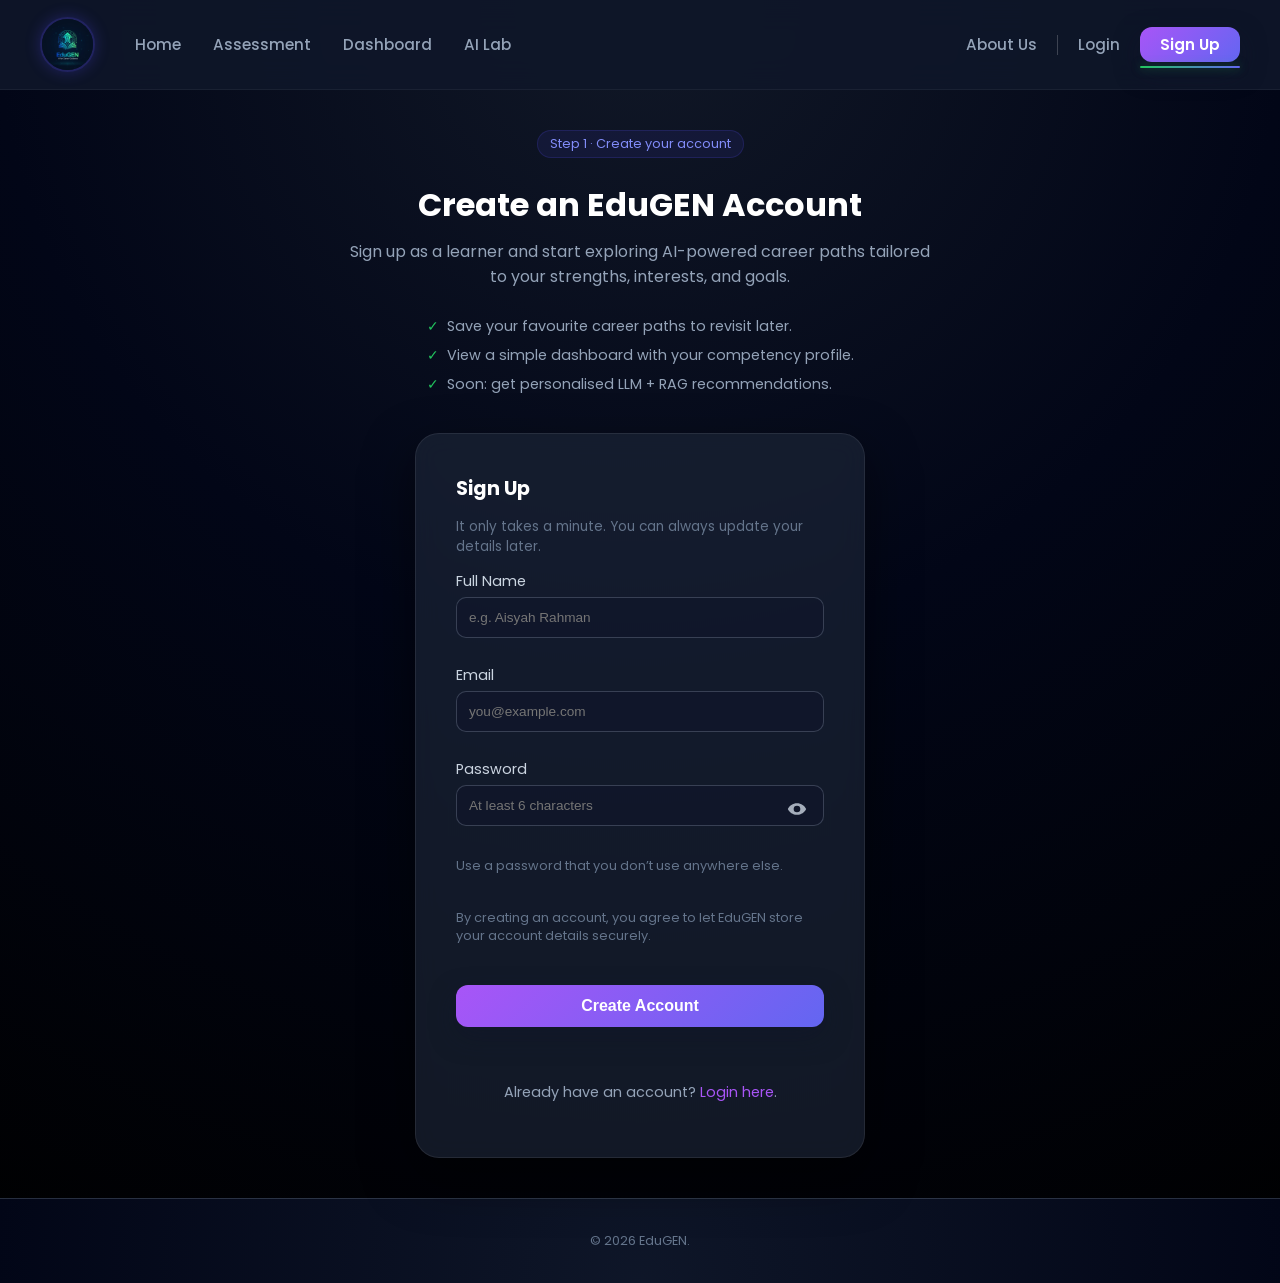
<file: frontend/signup.html>
<!DOCTYPE html>
<html lang="en">
<head>
    <meta charset="UTF-8" />
    <meta name="viewport" content="width=device-width, initial-scale=1.0" />
    <title>EduGEN – Sign Up</title>
    <link rel="stylesheet" href="assets/css/styles.css" />
    <link rel="preconnect" href="https://fonts.googleapis.com" />
    <link rel="preconnect" href="https://fonts.gstatic.com" crossorigin />
    <link href="https://fonts.googleapis.com/css2?family=Poppins:wght@300;400;500;600;700&display=swap" rel="stylesheet" />
    <style>
        /* --- GLOBAL LAYOUT --- */
        body {
            background-color: #020617; 
            font-family: 'Poppins', sans-serif;
            margin: 0; padding: 0;
            color: #fff;
            display: flex; flex-direction: column; min-height: 100vh;
        }

        /* --- HEADER STYLES (MATCHING ABOUT_US / JOB ENGINE) --- */
        .top-nav {
            display: flex; align-items: center; 
            padding: 0 40px; height: 90px;
            background: rgba(15, 23, 42, 0.9);
            border-bottom: 1px solid rgba(255,255,255,0.05);
            position: relative; z-index: 100;
        }

        .logo-img {
            height: 55px; width: auto; border-radius: 50%; object-fit: cover;
            border: 2px solid rgba(79, 70, 229, 0.3); box-shadow: 0 0 15px rgba(79, 70, 229, 0.3);
            transition: transform 0.3s ease;
        }
        .logo-img:hover { transform: scale(1.05); }

        /* Navigation Links */
        .nav-links a, .nav-auth a, .user-nav a {
            text-decoration: none;
            color: #94a3b8; /* Default Grey */
            font-weight: 500; font-size: 0.95rem;
            position: relative;
            transition: color 0.3s;
            padding-bottom: 5px;
            display: inline-block;
        }

        .nav-links a:hover, .nav-auth a:hover, .user-nav a:hover {
            color: white;
        }

        /* Animated Line */
        .nav-links a::after, .nav-auth a::after, .user-nav a::after {
            content: '';
            position: absolute;
            bottom: -6px; left: 0;
            width: 0%; height: 2px; /* Thin line */
            background: linear-gradient(90deg, #22c55e, #6366f1);
            transition: width 0.3s ease-in-out;
            box-shadow: 0 0 10px rgba(34, 197, 94, 0.5);
        }

        .nav-links a:hover::after, .nav-auth a:hover::after, .user-nav a:hover::after {
            width: 100%;
        }

        /* Active State */
        a.active { color: white !important; font-weight: 600; }
        a.active::after { width: 100% !important; }

        /* --- SIGNUP PAGE SPECIFICS --- */
        .page-shell {
            flex: 1; display: flex; flex-direction: column;
            align-items: center; justify-content: center;
            padding: 40px 20px;
        }

        .signup-header { text-align: center; margin-bottom: 30px; max-width: 600px; }
        .signup-badge { background: rgba(79, 70, 229, 0.1); color: #818cf8; padding: 4px 12px; border-radius: 20px; font-size: 0.8rem; border: 1px solid rgba(79, 70, 229, 0.2); }
        .signup-points { list-style: none; padding: 0; text-align: left; display: inline-block; color: #94a3b8; font-size: 0.9rem; margin-top: 15px; }
        .signup-points li { margin-bottom: 8px; position: relative; padding-left: 20px; }
        .signup-points li::before { content: '✓'; color: #22c55e; position: absolute; left: 0; }

        .signup-card {
            background: rgba(30, 41, 59, 0.6);
            backdrop-filter: blur(12px);
            border: 1px solid rgba(255, 255, 255, 0.08);
            border-radius: 24px;
            padding: 40px;
            box-shadow: 0 20px 50px rgba(0, 0, 0, 0.5);
            width: 100%; max-width: 450px;
        }

        /* Form Inputs */
        .auth-form label { display: block; margin-bottom: 15px; color: #cbd5e1; font-size: 0.9rem; }
        .auth-form input {
            width: 100%; padding: 12px; margin-top: 5px;
            background: rgba(15, 23, 42, 0.6); border: 1px solid rgba(148, 163, 184, 0.3);
            border-radius: 10px; color: white; box-sizing: border-box;
        }
        .auth-form input:focus { outline: none; border-color: #38bdf8; }

        /* Password Eye */
        .password-row { position: relative; }
        .eye-toggle {
            position: absolute; right: 12px; top: 50%; transform: translateY(-30%);
            background: none; border: none; cursor: pointer; padding: 0;
        }

        .btn {
            width: 100%; padding: 12px; margin-top: 10px;
            background: linear-gradient(135deg, #a855f7, #6366f1);
            color: white; border: none; border-radius: 12px;
            font-size: 1rem; cursor: pointer; font-weight: 600;
        }
        .btn:hover { opacity: 0.9; }
    </style>
</head>
<body>

    <header class="top-nav">
        <div class="logo">
            <img src="assets/picture/logoEdugen.png" alt="EduGEN Logo" class="logo-img" />
        </div>

        <div style="display: flex; justify-content: space-between; flex: 1; align-items: center; width: 100%;">
            <nav class="nav-links" style="margin-left: 40px; gap: 32px;">
                <a href="home.html">Home</a>
                <a href="assessment.html">Assessment</a>
                <a href="dashboard.html">Dashboard</a> 
                <a href="lab.html">AI Lab</a>
            </nav>

            <div class="nav-auth" style="display: flex; align-items: center; gap: 20px;">
                <a href="about_us.html" style="color: #94a3b8;">About Us</a>
                <span style="width: 1px; height: 20px; background: rgba(255,255,255,0.2);"></span>

                <a href="login.html" id="navLoginLink">Login</a>
                <a href="signup.html" id="navSignupLink" class="active btn" style="padding: 6px 20px; width: auto; margin-top: 0;">Sign Up</a>

                <a href="job-engine.html" id="navJobs" class="auth-only" style="display:none;">Jobs</a>
                <div class="user-nav auth-only" id="userNavContainer" style="display:none; margin: 0; gap: 20px; align-items: center;">
                    <a href="profile.html" id="profileLink">Profile</a>
                    <a href="#" id="logoutLink">Logout</a>
                    <span id="welcomeText" class="welcome-text" style="margin-left: 10px; color: #22c55e; font-weight: 600;"></span>
                </div>
            </div>
        </div>
    </header>

    <main class="page-shell signup-page">
        <section class="signup-header">
            <span class="signup-badge">Step 1 · Create your account</span>
            <h1 style="font-size: 2rem; margin-top: 15px;">Create an EduGEN Account</h1>
            <p style="color: #94a3b8;">
                Sign up as a learner and start exploring AI-powered career paths tailored 
                to your strengths, interests, and goals.
            </p>
            <ul class="signup-points">
                <li>Save your favourite career paths to revisit later.</li>
                <li>View a simple dashboard with your competency profile.</li>
                <li>Soon: get personalised LLM + RAG recommendations.</li>
            </ul>
        </section>

        <section class="signup-wrapper">
            <article class="card signup-card">
                <h3 style="margin-top: 0;">Sign Up</h3>
                <p class="small text-muted" style="margin-bottom:14px; color: #64748b; font-size: 0.85rem;">
                    It only takes a minute. You can always update your details later.
                </p>

                <form id="registerForm" class="auth-form">
                    <label>
                        Full Name
                        <input type="text" id="regName" required placeholder="e.g. Aisyah Rahman" />
                    </label>

                    <label>
                        Email
                        <input type="email" id="regEmail" required placeholder="you@example.com" />
                    </label>

                    <label>
                        Password
                        <div class="password-row">
                            <input type="password" id="regPassword" required minlength="6" placeholder="At least 6 characters" />
                            <button type="button" class="eye-toggle" id="togglePassword" aria-label="Toggle password visibility">
                                <svg id="eyeIcon" xmlns="http://www.w3.org/2000/svg" width="20" height="20" viewBox="0 0 24 24">
                                    <path d="M12 5C7 5 2.73 8.11 1 12c1.73 3.89 6 7 11 7s9.27-3.11 11-7c-1.73-3.89-6-7-11-7zm0 11a4 4 0 1 1 0-8 4 4 0 0 1 0 8z" fill="#cbd5e1"/>
                                </svg>
                            </button>
                        </div>
                    </label>

                    <p class="small text-muted" style="margin-top:4px; font-size: 0.8rem; color: #64748b;">
                        Use a password that you don’t use anywhere else.
                    </p>

                    <p class="small text-muted" style="margin:10px 0 18px; font-size: 0.8rem; color: #64748b;">
                        By creating an account, you agree to let EduGEN store your account details securely.
                    </p>

                    <button type="submit" class="btn signup-submit">
                        Create Account
                    </button>

                    <p class="small text-muted" id="registerMessage" style="color: #ef4444; margin-top: 10px;"></p>
                </form>

                <p class="small text-muted" style="margin-top:18px; text-align:center; color: #94a3b8; font-size: 0.9rem;">
                    Already have an account?
                    <a href="login.html" style="color: #a855f7; text-decoration: none;">Login here</a>.
                </p>
            </article>
        </section>
    </main>

    <footer class="footer" style="text-align: center; padding: 20px; color: #64748b;">
        <p>© <span id="currentYear"></span> EduGEN.</p>
    </footer>

    <script>
        document.addEventListener("DOMContentLoaded", () => {
            /* ===== Footer year ===== */
            const yearEl = document.getElementById("currentYear");
            if (yearEl) yearEl.textContent = new Date().getFullYear();

            /* ===== Password eye toggle ===== */
            const pwInput = document.getElementById("regPassword");
            const eyeBtn = document.getElementById("togglePassword");
            const eyeIcon = document.getElementById("eyeIcon");

            if (pwInput && eyeBtn && eyeIcon) {
                eyeBtn.addEventListener("click", () => {
                    const isHidden = pwInput.type === "password";
                    pwInput.type = isHidden ? "text" : "password";
                    eyeIcon.setAttribute("fill", isHidden ? "#ffffff" : "#cbd5e1");
                });
            }

            /* ===== Simple session UI for nav ===== */
            const loginLink = document.getElementById("navLoginLink");
            const signupLink = document.getElementById("navSignupLink");
            const welcomeText = document.getElementById("welcomeText");
            const profileLink = document.getElementById("profileLink");
            const logoutLink = document.getElementById("logoutLink");
            const navJobs = document.getElementById("navJobs");
            const userNavContainer = document.getElementById("userNavContainer");

            let user = null;
            try {
                const raw = localStorage.getItem("edugen_user");
                user = raw ? JSON.parse(raw) : null;
            } catch { user = null; }

            if (user && user.name) {
                // Logged In
                if (loginLink) loginLink.style.display = "none";
                if (signupLink) signupLink.style.display = "none";
                if (navJobs) navJobs.style.display = "block";
                if (userNavContainer) userNavContainer.style.display = "flex";
                if (welcomeText) welcomeText.textContent = "Hi, " + user.name;
            } else {
                // Not Logged In
                if (loginLink) loginLink.style.display = "inline-block";
                if (signupLink) signupLink.style.display = "inline-block";
                if (navJobs) navJobs.style.display = "none";
                if (userNavContainer) userNavContainer.style.display = "none";
            }

            logoutLink?.addEventListener("click", (e) => {
                e.preventDefault();
                localStorage.removeItem("edugen_user");
                window.location.href = "home.html";
            });
        });
    </script>

    <script src="assets/js/auth.js"></script>
</body>
</html>
</file>
<file: frontend/assets/css/styles.css>
:root {
    --bg: #070b14;
    --bg-alt: #0d1220;
    --card: #151b2f;
    --primary: #4f46e5;
    --primary-soft: rgba(79, 70, 229, 0.2);
    --accent: #22c55e;
    --text: #f9fafb;
    --muted: #9ca3af;
    --border: #23263a;
    --danger: #ef4444;
    --radius-lg: 18px;
    --radius-md: 12px;
    --radius-pill: 999px;
    --shadow-soft: 0 18px 45px rgba(15, 23, 42, 0.7);
    --shadow-subtle: 0 10px 25px rgba(15, 23, 42, 0.5);
}

*,
*::before,
*::after {
    box-sizing: border-box;
}

body {
    margin: 0;
    font-family: "Poppins", system-ui, -apple-system, BlinkMacSystemFont, "Segoe UI", sans-serif;
    background: radial-gradient(circle at top, #111827 0, #020617 45%, #000 100%);
    color: var(--text);
    min-height: 100vh;
}

/* generic link reset */
a {
    color: inherit;
}

a:hover {
    color: var(--text);
}

/* Layout */

main {
    max-width: 1200px;
    margin: 0 auto;
    padding: 96px 16px 48px;
}

/* simple shell for standalone pages (home/login/signup if needed) */
.page-shell {
    max-width: 960px;
    margin: 0 auto;
    padding: 96px 16px 48px;
}

.section {
    margin-top: 64px;
}

.section-alt {
    background: linear-gradient(135deg, rgba(37, 99, 235, 0.12), rgba(79, 70, 229, 0.05));
    border-radius: 32px;
    padding: 40px 24px;
}

.section-header {
    text-align: center;
    margin-bottom: 32px;
}

.section-header h2 {
    font-size: 1.9rem;
    margin-bottom: 8px;
}

.section-header p {
    color: var(--muted);
    max-width: 540px;
    margin: 0 auto;
}

/* ===================== */
/* TOP NAV      */
/* ===================== */

.top-nav {
    position: sticky;
    top: 0;
    z-index: 50;
    backdrop-filter: blur(16px);
    background: linear-gradient(to right, rgba(15, 23, 42, 0.96), rgba(17, 24, 39, 0.92));
    border-bottom: 1px solid rgba(148, 163, 184, 0.15);
    display: flex;
    align-items: center;
    justify-content: space-between;
    padding: 10px 24px;
}

.logo {
    display: flex;
    align-items: center;
    gap: 10px;
}

.logo-icon {
    width: 32px;
    height: 32px;
    border-radius: 12px;
    display: inline-flex;
    align-items: center;
    justify-content: center;
    font-weight: 700;
    font-size: 1.1rem;
    background: radial-gradient(circle at top left, #22c55e, #4f46e5);
    box-shadow: 0 0 12px rgba(79, 70, 229, 0.8);
}

.logo-text {
    font-weight: 600;
    letter-spacing: 0.03em;
}

/* MAIN NAV (contains left links + right user-nav) */
.nav-links {
    display: flex;
    gap: 18px;
    font-size: 0.9rem;
    align-items: center;
    margin-left: 32px;
    flex: 1;
}

/* RIGHT SIDE (Profile / Logout / Welcome) */
.user-nav {
    margin-left: auto;
    /* push to far right */
    display: flex;
    align-items: center;
    gap: 16px;
    font-size: 0.9rem;
}

/* kept for other pages if still used */
.nav-auth {
    display: flex;
    align-items: center;
    gap: 16px;
    font-size: 0.9rem;
}

/* shared link styling */
.nav-links a,
.nav-auth a,
.user-nav a {
    color: var(--muted);
    text-decoration: none;
    position: relative;
    padding: 4px 0;
}

.nav-links a::after,
.nav-auth a::after,
.user-nav a::after {
    content: "";
    position: absolute;
    left: 0;
    bottom: -4px;
    width: 0;
    height: 2px;
    border-radius: 999px;
    background: linear-gradient(to right, var(--accent), var(--primary));
    transition: width 0.2s ease;
}

.nav-links a:hover,
.nav-auth a:hover,
.user-nav a:hover {
    color: var(--text);
}

.nav-links a:hover::after,
.nav-auth a:hover::after,
.user-nav a:hover::after {
    width: 100%;
}

/* active item */
.nav-links a.active,
.nav-auth .active,
.user-nav .active {
    color: var(--text);
}

.nav-links a.active::after,
.nav-auth .active::after,
.user-nav .active::after {
    width: 100%;
}

/* welcome text in nav */
.welcome-text {
    font-size: 0.85rem;
    color: var(--muted);
    margin-right: 4px;
    white-space: nowrap;
}

/* when only for logged-in */
.auth-only {
    display: none;
}

/* USER MENU DROPDOWN (not used now but kept for future) */
.user-menu {
    position: relative;
    display: none;
    align-items: center;
    cursor: pointer;
    font-size: 0.85rem;
    padding: 6px 12px;
    border-radius: var(--radius-pill);
    background: rgba(15, 23, 42, 0.8);
    border: 1px solid rgba(148, 163, 184, 0.35);
}

.user-name {
    font-weight: 500;
    color: var(--text);
    white-space: nowrap;
}

.user-name::after {
    content: " ▾";
    font-size: 0.75rem;
    color: var(--muted);
}

.dropdown {
    display: none;
    position: absolute;
    right: 0;
    top: 110%;
    background: rgba(15, 23, 42, 0.98);
    border: 1px solid rgba(148, 163, 184, 0.35);
    border-radius: 12px;
    padding: 8px 0;
    min-width: 160px;
    box-shadow: var(--shadow-subtle);
    z-index: 999;
}

.user-menu:hover .dropdown {
    display: block;
}

.dropdown a {
    display: block;
    padding: 6px 14px;
    font-size: 0.8rem;
    color: var(--text);
    text-decoration: none;
}

.dropdown a:hover {
    background: rgba(148, 163, 184, 0.12);
}

/* ===================== */
/* HERO          */
/* ===================== */

.hero {
    display: grid;
    grid-template-columns: minmax(0, 1.4fr) minmax(0, 1fr);
    gap: 32px;
    margin-top: 32px;
}

.hero-content h1 {
    font-size: 2.6rem;
    line-height: 1.1;
    margin-bottom: 12px;
}

.hero-content h1 span {
    background: linear-gradient(to right, #a855f7, #4f46e5, #22c55e);
    -webkit-background-clip: text;
    /* Added standard property */
    background-clip: text;
    color: transparent;
}

/* Shared class for gradient text across the app, ensure it has both properties */
.text-gradient {
    background: linear-gradient(90deg, #a855f7, #3b82f6);
    -webkit-background-clip: text;
    background-clip: text;
    -webkit-text-fill-color: transparent;
    font-weight: 700;
}


.hero-content p {
    color: var(--muted);
    max-width: 560px;
    margin-bottom: 20px;
}

.hero-actions {
    display: flex;
    flex-wrap: wrap;
    gap: 12px;
    margin-bottom: 18px;
}

.hero-tags {
    display: flex;
    flex-wrap: wrap;
    gap: 8px;
    font-size: 0.75rem;
}

.hero-tags span {
    border-radius: var(--radius-pill);
    border: 1px solid rgba(148, 163, 184, 0.35);
    padding: 4px 12px;
    color: var(--muted);
}

.hero-visual {
    display: flex;
    align-items: center;
    justify-content: center;
}

.hero-card {
    background: radial-gradient(circle at top, rgba(56, 189, 248, 0.16), rgba(15, 23, 42, 0.95));
    border-radius: 24px;
    padding: 22px 22px 18px;
    border: 1px solid rgba(148, 163, 184, 0.3);
    box-shadow: var(--shadow-soft);
    max-width: 360px;
}

.hero-card h3 {
    margin-top: 0;
    margin-bottom: 4px;
    font-size: 1.1rem;
}

.hero-sub {
    color: var(--muted);
    font-size: 0.85rem;
    margin-bottom: 12px;
}

.hero-card ul {
    list-style: none;
    padding-left: 0;
    margin: 0 0 10px;
    font-size: 0.9rem;
}

.hero-card li+li {
    margin-top: 4px;
}

.hero-note {
    font-size: 0.75rem;
    color: var(--muted);
}

/* Buttons */

.btn {
    border: none;
    border-radius: var(--radius-pill);
    background: linear-gradient(135deg, var(--primary), #7c3aed);
    color: #fff;
    font-weight: 500;
    padding: 9px 18px;
    font-size: 0.9rem;
    cursor: pointer;
    display: inline-flex;
    align-items: center;
    justify-content: center;
    gap: 6px;
    box-shadow: var(--shadow-subtle);
    transition: transform 0.12s ease, box-shadow 0.12s ease, opacity 0.12s ease;
    text-decoration: none;
}

.btn:hover {
    transform: translateY(-1px);
    box-shadow: 0 18px 40px rgba(55, 48, 163, 0.7);
}

.btn:active {
    transform: translateY(0);
    box-shadow: var(--shadow-subtle);
}

.btn-outline {
    background: transparent;
    color: var(--text);
    border-radius: var(--radius-pill);
    border: 1px solid rgba(148, 163, 184, 0.45);
    padding: 7px 15px;
    font-size: 0.85rem;
}

.btn-ghost {
    background: rgba(15, 23, 42, 0.6);
    border-radius: var(--radius-pill);
    border: 1px solid rgba(148, 163, 184, 0.3);
}

/* Cards & grids */

.card {
    background: radial-gradient(circle at top, rgba(148, 163, 184, 0.1), rgba(15, 23, 42, 0.9));
    border-radius: var(--radius-lg);
    padding: 20px 18px;
    border: 1px solid rgba(148, 163, 184, 0.25);
    box-shadow: var(--shadow-subtle);
}

.card h3 {
    margin-top: 0;
    margin-bottom: 8px;
    font-size: 1.1rem;
}

.card p {
    color: var(--muted);
    font-size: 0.9rem;
}

.grid-3 {
    display: grid;
    grid-template-columns: repeat(3, minmax(0, 1fr));
    gap: 20px;
}

.grid-2 {
    display: grid;
    grid-template-columns: repeat(2, minmax(0, 1fr));
    gap: 20px;
}

/* Assessment */

.assessment-form {
    max-width: 800px;
    margin: 0 auto;
}

.assessment-group {
    margin-bottom: 24px;
    background: rgba(15, 23, 42, 0.8);
    border-radius: var(--radius-md);
    padding: 16px 18px;
    border: 1px solid rgba(148, 163, 184, 0.35);
}

.assessment-group h3 {
    margin-top: 0;
    margin-bottom: 12px;
    font-size: 1rem;
}

.assessment-group label {
    display: block;
    font-size: 0.88rem;
    color: var(--muted);
    cursor: pointer;
    margin-bottom: 6px;
}

.assessment-group input[type="radio"] {
    margin-right: 6px;
}

.assessment-footer {
    display: flex;
    flex-wrap: wrap;
    align-items: center;
    justify-content: space-between;
    gap: 14px;
    margin-top: 16px;
}

.assessment-footer label {
    display: block;
    margin-bottom: 4px;
    font-size: 0.84rem;
}

#experienceLevel {
    background: rgba(15, 23, 42, 0.8);
    border-radius: var(--radius-pill);
    border: 1px solid rgba(148, 163, 184, 0.4);
    color: var(--text);
    padding: 7px 12px;
    font-size: 0.85rem;
}

/* Recommendations */

.recommendation-filters {
    display: flex;
    flex-wrap: wrap;
    justify-content: space-between;
    gap: 12px;
    align-items: center;
    margin-bottom: 18px;
}

.chip-group {
    display: flex;
    flex-wrap: wrap;
    gap: 8px;
}

.chip {
    padding: 6px 14px;
    font-size: 0.8rem;
    border-radius: var(--radius-pill);
    border: 1px solid rgba(148, 163, 184, 0.5);
    background: rgba(15, 23, 42, 0.9);
    color: var(--muted);
    cursor: pointer;
}

.chip-active {
    background: var(--primary-soft);
    color: #e5e7eb;
    border-color: var(--primary);
}

.search-input {
    min-width: 220px;
    border-radius: var(--radius-pill);
    border: 1px solid rgba(148, 163, 184, 0.6);
    background: rgba(15, 23, 42, 0.92);
    padding: 7px 12px;
    font-size: 0.85rem;
    color: var(--text);
}

.career-card {
    position: relative;
}

.career-chip {
    display: inline-block;
    padding: 3px 9px;
    font-size: 0.7rem;
    border-radius: var(--radius-pill);
    margin-bottom: 6px;
    background: rgba(37, 99, 235, 0.16);
    color: #dbeafe;
}

.career-meta {
    display: flex;
    justify-content: space-between;
    align-items: center;
    font-size: 0.75rem;
    color: var(--muted);
    margin: 10px 0;
}

.career-tags {
    display: flex;
    flex-wrap: wrap;
    gap: 6px;
    margin-top: 8px;
    font-size: 0.7rem;
    color: var(--muted);
}

.career-tag {
    border-radius: var(--radius-pill);
    border: 1px solid rgba(148, 163, 184, 0.5);
    padding: 2px 8px;
}

/* Stats & saved careers */

.stats-list {
    list-style: none;
    padding-left: 0;
    margin: 0 0 10px;
    font-size: 0.88rem;
}

.stats-list li+li {
    margin-top: 6px;
}

.stats-list span {
    color: var(--muted);
}

.saved-careers {
    display: flex;
    flex-direction: column;
    gap: 8px;
    max-height: 220px;
    overflow-y: auto;
}

.saved-career-pill {
    padding: 8px 11px;
    border-radius: var(--radius-pill);
    border: 1px solid rgba(148, 163, 184, 0.5);
    font-size: 0.8rem;
    display: flex;
    justify-content: space-between;
    gap: 8px;
}

.saved-career-pill button {
    background: transparent;
    border: none;
    color: var(--danger);
    cursor: pointer;
    font-size: 0.8rem;
}

/* AI lab */

.ai-input {
    width: 100%;
    border-radius: var(--radius-md);
    border: 1px solid rgba(148, 163, 184, 0.4);
    background: rgba(15, 23, 42, 0.9);
    color: var(--text);
    padding: 10px;
    resize: vertical;
    font-size: 0.88rem;
    margin: 8px 0 10px;
}

.notes-list {
    list-style: none;
    padding-left: 0;
    margin: 0;
    font-size: 0.85rem;
    color: var(--muted);
}

.notes-list li+li {
    margin-top: 6px;
}

/* Text helpers */

.text-muted {
    color: var(--muted);
}

.small {
    font-size: 0.8rem;
}

/* Auth */

.auth-forms {
    align-items: flex-start;
}

.auth-form {
    display: flex;
    flex-direction: column;
    gap: 10px;
    margin-top: 10px;
}

.auth-form label {
    display: flex;
    flex-direction: column;
    font-size: 0.85rem;
    color: var(--muted);
    gap: 4px;
}

.auth-form input {
    border-radius: var(--radius-pill);
    border: 1px solid rgba(148, 163, 184, 0.6);
    background: rgba(15, 23, 42, 0.95);
    color: var(--text);
    padding: 7px 12px;
    font-size: 0.85rem;
}

/* make selects & textareas match inputs */
.auth-form select {
    border-radius: var(--radius-pill);
    border: 1px solid rgba(148, 163, 184, 0.6);
    background: rgba(15, 23, 42, 0.95);
    color: var(--text);
    padding: 7px 12px;
    font-size: 0.85rem;
}

.auth-form textarea {
    border-radius: var(--radius-md);
    border: 1px solid rgba(148, 163, 184, 0.6);
    background: rgba(15, 23, 42, 0.95);
    color: var(--text);
    padding: 8px 12px;
    font-size: 0.85rem;
    resize: vertical;
}

.auth-status {
    margin-top: 14px;
    display: flex;
    align-items: center;
    justify-content: space-between;
    gap: 10px;
}

/* Admin panel extra */

#adminPanel .notes-list {
    margin-top: 8px;
}

#adminPanel .notes-list li {
    font-size: 0.85rem;
}

/* =============================== */
/* SIGNUP PAGE LAYOUT      */
/* =============================== */

.signup-page {
    padding-top: 96px;
    padding-bottom: 64px;
}

.signup-header {
    max-width: 720px;
    margin: 0 auto 32px;
    text-align: left;
}

.signup-badge {
    display: inline-block;
    font-size: 0.8rem;
    color: var(--muted);
    margin-bottom: 8px;
}

.signup-header h1 {
    font-size: 2.2rem;
    margin: 0 0 10px;
}

.signup-header p {
    color: var(--muted);
    margin: 0 0 12px;
}

.signup-points {
    list-style: disc;
    padding-left: 18px;
    margin: 0;
    color: var(--muted);
    font-size: 0.9rem;
}

.signup-points li+li {
    margin-top: 4px;
}

.signup-wrapper {
    max-width: 520px;
    margin: 0 auto;
}

.signup-card {
    padding: 22px 22px 20px;
}

.signup-card h3 {
    font-size: 1.2rem;
    margin-bottom: 4px;
}

.signup-card .auth-form {
    margin-top: 12px;
    gap: 12px;
}

/* =============================== */
/* PASSWORD EYE (SIGNUP)      */
/* =============================== */

.password-row {
    position: relative;
    width: 100%;
}

.password-row input {
    width: 100%;
    padding-right: 46px !important;
}

.eye-toggle {
    position: absolute;
    right: 10px;
    top: 50%;
    transform: translateY(-50%);
    width: 30px;
    height: 30px;
    border-radius: 999px;
    border: 1px solid rgba(148, 163, 184, 0.45);
    background: rgba(15, 23, 42, 0.95);
    display: flex;
    align-items: center;
    justify-content: center;
    cursor: pointer;
    opacity: 0.8;
    transition: opacity 0.15s ease, box-shadow 0.15s ease, background 0.15s ease;
}

.eye-toggle:hover {
    opacity: 1;
    background: rgba(30, 64, 175, 0.9);
    box-shadow: 0 10px 25px rgba(30, 64, 175, 0.55);
}

.eye-toggle svg {
    pointer-events: none;
}

/* diagonal slash when password visible */
.eye-toggle::after {
    content: "";
    position: absolute;
    width: 0;
    height: 2px;
    border-radius: 999px;
    background: rgba(248, 250, 252, 0.9);
    transform: rotate(-32deg);
    transition: width 0.18s ease;
}

.eye-toggle.eye-open::after {
    width: 18px;
}

/* =============================== */
/* PROFILE PAGE LAYOUT      */
/* =============================== */

.profile-page {
    padding-top: 96px;
    padding-bottom: 64px;
}

.profile-header {
    max-width: 720px;
    margin: 0 auto 32px;
}

.profile-header h1 {
    font-size: 2.1rem;
    margin: 0 0 10px;
}

.profile-header p {
    color: var(--muted);
    margin: 0;
}

/* grid for form + summary */
.profile-grid {
    display: grid;
    grid-template-columns: minmax(0, 1.6fr) minmax(0, 1.1fr);
    gap: 24px;
}

/* multi-select a bit taller */
#pfDomain {
    min-height: 90px;
    border-radius: var(--radius-md);
}

/* actions row under form */
.profile-actions {
    margin-top: 8px;
    display: flex;
    flex-wrap: wrap;
    align-items: center;
    gap: 10px;
}

/* summary card tweaks */
.profile-summary {
    align-self: flex-start;
}

.profile-summary .stats-list li+li {
    margin-top: 8px;
}

.profile-tip {
    margin-top: 14px;
    padding: 10px 12px;
    border-radius: var(--radius-md);
    background: rgba(37, 99, 235, 0.08);
}

/* responsive profile layout */
@media (max-width: 900px) {
    .profile-grid {
        grid-template-columns: 1fr;
    }
}

/* Footer */

.footer {
    border-top: 1px solid rgba(148, 163, 184, 0.25);
    padding: 16px;
    text-align: center;
    color: var(--muted);
    font-size: 0.8rem;
    background: radial-gradient(circle at bottom, rgba(15, 23, 42, 0.96), rgba(2, 6, 23, 1));
}

/* Responsive */

@media (max-width: 960px) {
    .hero {
        grid-template-columns: 1fr;
    }

    main,
    .page-shell {
        padding-top: 88px;
    }
}

@media (max-width: 768px) {
    .top-nav {
        flex-wrap: wrap;
        gap: 10px;
    }

    .nav-links {
        order: 2;
        flex-wrap: wrap;
        justify-content: center;
        margin-left: 0;
        flex: 1 0 100%;
    }

    /* user menu on small screens – center below nav links */
    .user-nav {
        margin-left: 0;
        width: 100%;
        justify-content: center;
        gap: 12px;
        margin-top: 4px;
    }

    .nav-auth {
        order: 3;
        width: 100%;
        justify-content: flex-end;
        gap: 12px;
    }

    .grid-3 {
        grid-template-columns: 1fr;
    }

    .grid-2 {
        grid-template-columns: 1fr;
    }

    .section-alt {
        padding: 28px 16px;
    }

    .signup-wrapper {
        max-width: 100%;
    }

    /* ===================== */
    /* LOGO IMAGE       */
    /* ===================== */

    .logo-img {
        height: 55px;
        /* Adjusts height to fit the navbar */
        width: auto;
        /* Maintains aspect ratio */
        border-radius: 50%;
        /* Makes the icon circular since the design is circular */
        object-fit: cover;
        /* Ensures the image fills the circle */
        border: 2px solid rgba(79, 70, 229, 0.3);
        /* Optional: adds a subtle glow ring matching your theme */
    }

    /* Update the container to remove gap since we don't have text anymore */
    .logo {
        display: flex;
        align-items: center;
        gap: 0;
    }
}
</file>
